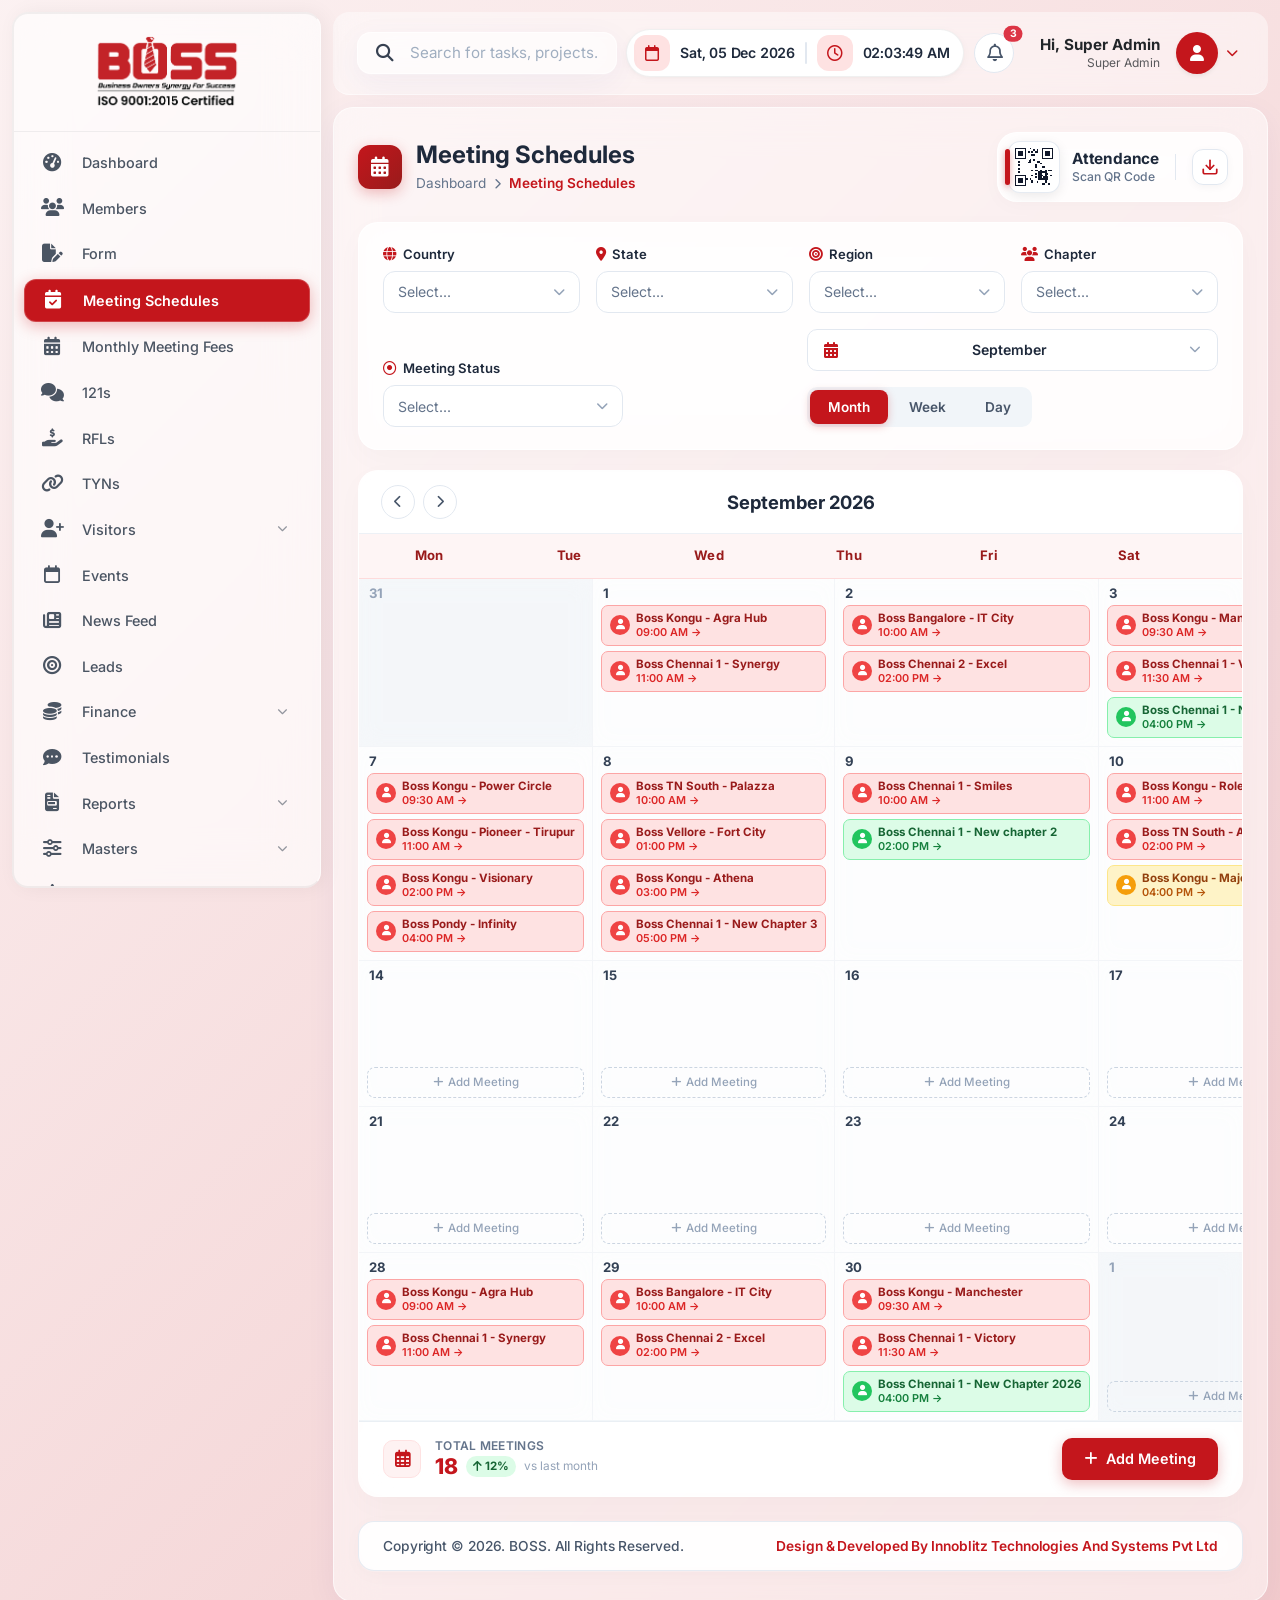
<file: meeting_schedules.html>
<!DOCTYPE html>
<html lang="en">

<head>
    <meta charset="UTF-8">
    <meta name="viewport" content="width=device-width, initial-scale=1.0">
    <title>Meeting Schedules - Rotary Management Board</title>

    <!-- Google Fonts: Inter -->
    <link rel="preconnect" href="https://fonts.googleapis.com">
    <link rel="preconnect" href="https://fonts.gstatic.com" crossorigin>
    <link href="https://fonts.googleapis.com/css2?family=Inter:wght@300;400;500;600;700;800&display=swap"
        rel="stylesheet">

    <!-- Bootstrap 5 CSS -->
    <link href="https://cdn.jsdelivr.net/npm/bootstrap@5.3.2/dist/css/bootstrap.min.css" rel="stylesheet">

    <!-- FontAwesome for Icons -->
    <link rel="stylesheet" href="https://cdnjs.cloudflare.com/ajax/libs/font-awesome/6.4.2/css/all.min.css">

    <!-- Custom CSS -->
    <link rel="stylesheet" href="styles.css">
</head>

<body>

    <!-- Wrapper -->
    <div class="d-flex" id="wrapper">

        <!-- Sidebar -->
        <div class="sidebar glass-sidebar" id="sidebar-wrapper">
            <div
                class="sidebar-heading d-flex align-items-center justify-content-between px-3 py-3 border-bottom border-secondary border-opacity-10">
                <div class="flex-grow-1 text-center">
                    <img src="logo.png" alt="BOSS Logo" class="img-fluid"
                        style="max-width: 170px; height: auto; object-fit: contain; padding: 2px;">
                </div>
                <button type="button" class="sidebar-close-btn d-lg-none ms-2" id="sidebar-close-btn"
                    aria-label="Close sidebar">
                    <i class="fa-solid fa-xmark"></i>
                </button>
            </div>
            <div class="list-group list-group-flush mt-2">
                <a href="index.html"
                    class="list-group-item list-group-item-action py-3 ripple rounded mb-1 d-flex align-items-center">
                    <i class="fa-solid fa-gauge-high fa-fw me-3"></i><span>Dashboard</span>
                </a>
                <a href="members.html"
                    class="list-group-item list-group-item-action py-3 ripple rounded mb-1 d-flex align-items-center">
                    <i class="fa-solid fa-users fa-fw me-3"></i><span>Members</span>
                </a>
                <a href="form.html"
                    class="list-group-item list-group-item-action py-3 ripple rounded mb-1 d-flex align-items-center">
                    <i class="fa-solid fa-file-pen fa-fw me-3"></i><span>Form</span>
                </a>
                <a href="meeting_schedules.html"
                    class="list-group-item list-group-item-action py-3 ripple active rounded mb-1 d-flex align-items-center">
                    <i class="fa-solid fa-calendar-check fa-fw me-3"></i><span>Meeting Schedules</span>
                </a>
                <a href="#"
                    class="list-group-item list-group-item-action py-3 ripple rounded mb-1 d-flex align-items-center">
                    <i class="fa-solid fa-calendar-days fa-fw me-3"></i><span>Monthly Meeting Fees</span>
                </a>
                <a href="#"
                    class="list-group-item list-group-item-action py-3 ripple rounded mb-1 d-flex align-items-center">
                    <i class="fa-solid fa-comments fa-fw me-3"></i><span>121s</span>
                </a>
                <a href="#"
                    class="list-group-item list-group-item-action py-3 ripple rounded mb-1 d-flex align-items-center">
                    <i class="fa-solid fa-hand-holding-dollar fa-fw me-3"></i><span>RFLs</span>
                </a>
                <a href="#"
                    class="list-group-item list-group-item-action py-3 ripple rounded mb-1 d-flex align-items-center">
                    <i class="fa-solid fa-link fa-fw me-3"></i><span>TYNs</span>
                </a>
                <a href="#"
                    class="list-group-item list-group-item-action py-3 ripple rounded mb-1 d-flex justify-content-between align-items-center">
                    <div class="d-flex align-items-center"><i
                            class="fa-solid fa-user-plus fa-fw me-3"></i><span>Visitors</span></div>
                    <i class="fa-solid fa-chevron-down ms-2 flex-shrink-0"
                        style="font-size: 0.65rem; opacity: 0.6;"></i>
                </a>
                <a href="#"
                    class="list-group-item list-group-item-action py-3 ripple rounded mb-1 d-flex align-items-center">
                    <i class="fa-regular fa-calendar fa-fw me-3"></i><span>Events</span>
                </a>
                <a href="#"
                    class="list-group-item list-group-item-action py-3 ripple rounded mb-1 d-flex align-items-center">
                    <i class="fa-solid fa-newspaper fa-fw me-3"></i><span>News Feed</span>
                </a>
                <a href="#"
                    class="list-group-item list-group-item-action py-3 ripple rounded mb-1 d-flex align-items-center">
                    <i class="fa-solid fa-bullseye fa-fw me-3"></i><span>Leads</span>
                </a>
                <a href="#"
                    class="list-group-item list-group-item-action py-3 ripple rounded mb-1 d-flex justify-content-between align-items-center">
                    <div class="d-flex align-items-center"><i
                            class="fa-solid fa-coins fa-fw me-3"></i><span>Finance</span></div>
                    <i class="fa-solid fa-chevron-down ms-2 flex-shrink-0"
                        style="font-size: 0.65rem; opacity: 0.6;"></i>
                </a>
                <a href="#"
                    class="list-group-item list-group-item-action py-3 ripple rounded mb-1 d-flex align-items-center">
                    <i class="fa-solid fa-comment-dots fa-fw me-3"></i><span>Testimonials</span>
                </a>
                <a href="#"
                    class="list-group-item list-group-item-action py-3 ripple rounded mb-1 d-flex justify-content-between align-items-center">
                    <div class="d-flex align-items-center"><i
                            class="fa-solid fa-file-invoice fa-fw me-3"></i><span>Reports</span></div>
                    <i class="fa-solid fa-chevron-down ms-2 flex-shrink-0"
                        style="font-size: 0.65rem; opacity: 0.6;"></i>
                </a>
                <a href="#"
                    class="list-group-item list-group-item-action py-3 ripple rounded mb-1 d-flex justify-content-between align-items-center">
                    <div class="d-flex align-items-center"><i
                            class="fa-solid fa-sliders fa-fw me-3"></i><span>Masters</span></div>
                    <i class="fa-solid fa-chevron-down ms-2 flex-shrink-0"
                        style="font-size: 0.65rem; opacity: 0.6;"></i>
                </a>
                <a href="#"
                    class="list-group-item list-group-item-action py-3 ripple rounded mb-1 d-flex align-items-center">
                    <i class="fa-solid fa-star fa-fw me-3"></i><span>Points System</span>
                </a>
                <a href="#"
                    class="list-group-item list-group-item-action py-3 ripple rounded mb-1 d-flex align-items-center">
                    <i class="fa-solid fa-user-shield fa-fw me-3"></i><span>Roles & Permissions</span>
                </a>
                <a href="#"
                    class="list-group-item list-group-item-action py-3 ripple rounded mb-1 d-flex align-items-center">
                    <i class="fa-solid fa-arrow-right-from-bracket fa-fw me-3"></i><span>Logout</span>
                </a>
            </div>
        </div>
        <!-- /#sidebar-wrapper -->

        <!-- Sidebar Mobile & Tablet Backdrop -->
        <div class="sidebar-backdrop" id="sidebar-backdrop"></div>

        <!-- Page Content Wrapper -->
        <div id="page-content-wrapper" class="flex-grow-1">

            <!-- Top Nav -->
            <nav class="navbar navbar-expand-lg py-3 px-4 shadow-none glass-header rounded-4 mb-2 header-nav-bar"
                style="margin: 12px 12px 0 12px;">
                <div class="d-flex align-items-center justify-content-between w-100 header-container">
                    <!-- Left: Menu toggle & Search Bar -->
                    <div class="header-left d-flex align-items-center">
                        <button class="btn btn-light me-3 d-lg-none rounded-circle flex-shrink-0" id="menu-toggle">
                            <i class="fa-solid fa-bars"></i>
                        </button>

                        <!-- Search Bar Trigger -->
                        <div class="search-bar glass-panel d-flex align-items-center" id="header-search-bar"
                            role="button" tabindex="0" title="Click to search (Ctrl+K)">
                            <i class="fa-solid fa-magnifying-glass" style="color: #374151; font-size: 1.1rem;"></i>
                            <input type="text" class="form-control border-0 shadow-none bg-transparent p-0 ms-3"
                                id="header-search-input" placeholder="Search for tasks, projects..."
                                style="font-size: 0.95rem; color: #4b5563; background-color: transparent !important; cursor: pointer;"
                                readonly>
                        </div>
                    </div>

                    <!-- Center: Live Date & Time Widget -->
                    <div class="header-center d-none d-lg-flex justify-content-center align-items-center mx-2">
                        <div class="header-datetime-pill">
                            <!-- Date Item -->
                            <div class="datetime-item">
                                <div class="datetime-icon-badge">
                                    <i class="fa-regular fa-calendar"></i>
                                </div>
                                <span class="datetime-text" id="header-date">Wed, 09 Sep 2026</span>
                            </div>

                            <!-- Vertical Divider -->
                            <div class="datetime-divider"></div>

                            <!-- Time Item -->
                            <div class="datetime-item">
                                <div class="datetime-icon-badge">
                                    <i class="fa-regular fa-clock"></i>
                                </div>
                                <span class="datetime-text" id="header-time">05:01:28 PM</span>
                            </div>
                        </div>
                    </div>

                    <!-- Right: Actions & Profile -->
                    <div class="header-right d-flex align-items-center gap-3 position-relative">
                        <!-- Notification Bell -->
                        <div class="header-icon-btn position-relative" id="headerNotificationBtn" role="button"
                            tabindex="0" title="Notifications"
                            style="width: 40px; height: 40px; border-radius: 50%; background: #ffffff; border: 1px solid #e2e8f0; display: flex; align-items: center; justify-content: center; color: #475569; cursor: pointer; transition: all 0.2s ease;">
                            <i class="fa-regular fa-bell" style="font-size: 1.1rem;"></i>
                            <span
                                class="position-absolute top-0 start-100 translate-middle badge rounded-pill bg-danger"
                                style="font-size: 0.65rem; padding: 3px 6px;">3</span>
                        </div>

                        <!-- Profile Trigger -->
                        <div class="admin-profile-trigger d-flex align-items-center" id="adminProfileTrigger"
                            role="button" tabindex="0" aria-haspopup="true" aria-expanded="false"
                            title="Click to view profile menu">
                            <div class="text-end me-3 d-none d-sm-block">
                                <div class="fw-bold text-dark lh-1 mb-1" style="font-size: 0.95rem;">Hi, Super Admin
                                </div>
                                <div class="text-muted lh-1" style="font-size: 0.75rem;">Super Admin</div>
                            </div>
                            <div
                                class="profile-avatar-circle text-white d-flex justify-content-center align-items-center shadow-sm">
                                <i class="fa-solid fa-user"></i>
                            </div>
                            <i class="fa-solid fa-chevron-down ms-2 admin-chevron"></i>
                        </div>

                        <!-- Admin Profile Dropdown Popup -->
                        <div class="admin-profile-dropdown" id="adminProfileDropdown">
                            <div class="admin-dropdown-user-box">
                                <div class="admin-box-avatar">
                                    <i class="fa-solid fa-user"></i>
                                </div>
                                <div class="admin-box-info">
                                    <div class="admin-box-name">Hi, Super Admin</div>
                                    <div class="admin-box-role">Super Admin</div>
                                </div>
                            </div>

                            <div class="admin-dropdown-menu-list">
                                <a href="#" class="admin-dropdown-item">
                                    <i class="fa-regular fa-user"></i>
                                    <span>My Profile</span>
                                </a>
                                <a href="#" class="admin-dropdown-item">
                                    <i class="fa-solid fa-sliders"></i>
                                    <span>Account Settings</span>
                                </a>
                                <a href="#" class="admin-dropdown-item">
                                    <i class="fa-regular fa-bell"></i>
                                    <span>Notifications</span>
                                </a>
                            </div>

                            <div class="admin-dropdown-footer">
                                <a href="#" class="admin-dropdown-logout">
                                    <i class="fa-solid fa-arrow-right-from-bracket"></i>
                                    <span>Logout</span>
                                </a>
                            </div>
                        </div>
                    </div>
                </div>
            </nav>

            <!-- Main Content Container -->
            <div class="container-fluid px-4 py-4 main-content glass-panel"
                style="margin: 12px; width: auto; border-radius: 20px;">

                <!-- Page Header & Banner Card -->
                <div class="schedules-header-card">
                    <!-- Left: Title & Breadcrumbs -->
                    <div class="schedules-title-wrap">
                        <div class="schedules-title-icon">
                            <i class="fa-solid fa-calendar-days"></i>
                        </div>
                        <div>
                            <h1 class="schedules-title">Meeting Schedules</h1>
                            <div class="schedules-breadcrumbs">
                                <a href="index.html">Dashboard</a> <i class="fa-solid fa-chevron-right mx-1"
                                    style="font-size: 0.68rem;"></i> <span class="active-crumb">Meeting Schedules</span>
                            </div>
                        </div>
                    </div>

                    <!-- Right: Attendance QR Code Card -->
                    <div class="schedules-attendance-card" id="schedulesAttendanceCard">
                        <!-- Left: QR Code Box with Red Accent Strip -->
                        <div class="attendance-qr-box" id="attendanceQrTrigger" role="button" tabindex="0" title="Click to enlarge QR code">
                            <span class="attendance-qr-accent"></span>
                            <svg class="attendance-qr-svg" viewBox="0 0 25 25" width="44" height="44" shape-rendering="crispEdges">
                                <rect width="25" height="25" fill="#ffffff"/>
                                <!-- Top-Left Finder 7x7 -->
                                <path fill-rule="evenodd" d="M1 1h7v7H1zm1 1v5h5V2zm1 1h3v3H3z" fill="#0f172a"/>
                                <!-- Top-Right Finder 7x7 -->
                                <path fill-rule="evenodd" d="M17 1h7v7h-7zm1 1v5h5V2zm1 1h3v3h-3z" fill="#0f172a"/>
                                <!-- Bottom-Left Finder 7x7 -->
                                <path fill-rule="evenodd" d="M1 17h7v7H1zm1 1v5h5v-5zm1 1h3v3H3z" fill="#0f172a"/>
                                <!-- Timing Patterns -->
                                <path d="M9 3h1v1H9zm2 0h1v1h-1zm2 0h1v1h-1zm1 0h1v1h-1zM3 9h1v1H3zm0 2h1v1H3zm0 2h1v1H3zm0 2h1v1H3z" fill="#0f172a"/>
                                <!-- Alignment Pattern at (15, 15) 5x5 -->
                                <path fill-rule="evenodd" d="M15 15h5v5h-5zm1 1v3h3v-3zm1 1h1v1h-1z" fill="#0f172a"/>
                                <!-- Realistic Data Modules -->
                                <path d="M10 1h1v1h-1zm2 1h1v1h-1zm2 0h1v1h-1zm-3 3h2v1h-2zm-1 3h1v2H9zm2 0h1v1h-1zm2 1h2v1h-2zm-1 2h1v2h-1zm3-1h1v1h-1zm1 2h2v1h-2zm-6 2h1v1h-1zm2 0h2v1h-2zm0 2h1v1h-1zm3 0h1v2h-1zm-5 1h1v1h-1zm2 1h1v1h-1zm2 0h2v1h-2zm-7 1h1v1h-1zm2 0h1v1h-1zm1 1h1v2h-1zm4-1h2v1h-2zm-1 2h1v1h-1zm4-2h1v1h-1zm1 1h1v2h-1zm-2 2h2v1h-2zm3-3h1v1h-1zm-1 2h1v1h-1zm2 1h1v1h-1zm-5-8h1v1h-1zm3 0h1v1h-1zm2 0h2v1h-2zm-1 2h1v1h-1zm2 1h1v1h-1zm-4 1h1v1h-1zm2 0h1v1h-1z" fill="#0f172a"/>
                            </svg>
                        </div>

                        <!-- Center: Scan Badge & Title -->
                        <div class="attendance-info-group">
                            <div class="attendance-scan-badge">
                                <svg width="20" height="20" viewBox="0 0 24 24" fill="none" stroke="#c4161c" stroke-width="2.3" stroke-linecap="round" stroke-linejoin="round">
                                    <path d="M4 8V6a2 2 0 0 1 2-2h2"/>
                                    <path d="M16 4h2a2 2 0 0 1 2 2v2"/>
                                    <path d="M20 16v2a2 2 0 0 1-2 2h-2"/>
                                    <path d="M8 20H6a2 2 0 0 1-2-2v-2"/>
                                    <line x1="9" y1="12" x2="10.5" y2="12"/>
                                    <line x1="13.5" y1="12" x2="15" y2="12"/>
                                </svg>
                            </div>
                            <div class="attendance-text-wrap">
                                <div class="attendance-title">Attendance</div>
                                <div class="attendance-subtitle">Scan QR Code</div>
                            </div>
                        </div>

                        <!-- Divider -->
                        <div class="attendance-divider"></div>

                        <!-- Right: Download Button -->
                        <button type="button" class="attendance-download-btn" id="attendanceDownloadBtn" title="Download Attendance QR Code" aria-label="Download Attendance QR Code">
                            <svg width="18" height="18" viewBox="0 0 24 24" fill="none" stroke="currentColor" stroke-width="2.3" stroke-linecap="round" stroke-linejoin="round">
                                <path d="M21 15v4a2 2 0 0 1-2 2H5a2 2 0 0 1-2-2v-4"/>
                                <polyline points="7 10 12 15 17 10"/>
                                <line x1="12" y1="15" x2="12" y2="3"/>
                            </svg>
                        </button>
                    </div>
                </div>

                <!-- Filters Card -->
                <div class="schedules-filter-card">
                    <!-- Row 1: 4 Location Filters -->
                    <div class="filter-grid-row1">
                        <!-- Country -->
                        <div class="filter-item-group">
                            <label class="filter-field-label">
                                <i class="fa-solid fa-globe"></i> Country
                            </label>
                            <div class="custom-dropdown-wrapper" id="countryDropdownWrapper">
                                <div class="custom-dropdown-trigger" tabindex="0">
                                    <span class="selected-text is-placeholder">Select...</span>
                                    <i class="fa-solid fa-chevron-down dropdown-chevron"></i>
                                </div>
                                <div class="custom-dropdown-menu">
                                    <div class="custom-dropdown-options-list">
                                        <div class="custom-dropdown-option selected" data-value="">
                                            <span>Select...</span>
                                            <i class="fa-solid fa-check option-check"></i>
                                        </div>
                                        <div class="custom-dropdown-option" data-value="India">
                                            <span>India</span>
                                            <i class="fa-solid fa-check option-check"></i>
                                        </div>
                                        <div class="custom-dropdown-option" data-value="United States">
                                            <span>United States</span>
                                            <i class="fa-solid fa-check option-check"></i>
                                        </div>
                                        <div class="custom-dropdown-option" data-value="United Kingdom">
                                            <span>United Kingdom</span>
                                            <i class="fa-solid fa-check option-check"></i>
                                        </div>
                                        <div class="custom-dropdown-option" data-value="Singapore">
                                            <span>Singapore</span>
                                            <i class="fa-solid fa-check option-check"></i>
                                        </div>
                                        <div class="custom-dropdown-option" data-value="United Arab Emirates">
                                            <span>United Arab Emirates</span>
                                            <i class="fa-solid fa-check option-check"></i>
                                        </div>
                                    </div>
                                </div>
                            </div>
                        </div>

                        <!-- State -->
                        <div class="filter-item-group">
                            <label class="filter-field-label">
                                <i class="fa-solid fa-location-dot"></i> State
                            </label>
                            <div class="custom-dropdown-wrapper" id="stateDropdownWrapper">
                                <div class="custom-dropdown-trigger" tabindex="0">
                                    <span class="selected-text is-placeholder">Select...</span>
                                    <i class="fa-solid fa-chevron-down dropdown-chevron"></i>
                                </div>
                                <div class="custom-dropdown-menu">
                                    <div class="custom-dropdown-options-list">
                                        <div class="custom-dropdown-option selected" data-value="">
                                            <span>Select...</span>
                                            <i class="fa-solid fa-check option-check"></i>
                                        </div>
                                        <div class="custom-dropdown-option" data-value="Tamil Nadu">
                                            <span>Tamil Nadu</span>
                                            <i class="fa-solid fa-check option-check"></i>
                                        </div>
                                        <div class="custom-dropdown-option" data-value="Kerala">
                                            <span>Kerala</span>
                                            <i class="fa-solid fa-check option-check"></i>
                                        </div>
                                        <div class="custom-dropdown-option" data-value="Karnataka">
                                            <span>Karnataka</span>
                                            <i class="fa-solid fa-check option-check"></i>
                                        </div>
                                        <div class="custom-dropdown-option" data-value="Maharashtra">
                                            <span>Maharashtra</span>
                                            <i class="fa-solid fa-check option-check"></i>
                                        </div>
                                        <div class="custom-dropdown-option" data-value="Telangana">
                                            <span>Telangana</span>
                                            <i class="fa-solid fa-check option-check"></i>
                                        </div>
                                    </div>
                                </div>
                            </div>
                        </div>

                        <!-- Region -->
                        <div class="filter-item-group">
                            <label class="filter-field-label">
                                <i class="fa-solid fa-bullseye"></i> Region
                            </label>
                            <div class="custom-dropdown-wrapper" id="regionDropdownWrapper">
                                <div class="custom-dropdown-trigger" tabindex="0">
                                    <span class="selected-text is-placeholder">Select...</span>
                                    <i class="fa-solid fa-chevron-down dropdown-chevron"></i>
                                </div>
                                <div class="custom-dropdown-menu">
                                    <div class="custom-dropdown-options-list">
                                        <div class="custom-dropdown-option selected" data-value="">
                                            <span>Select...</span>
                                            <i class="fa-solid fa-check option-check"></i>
                                        </div>
                                        <div class="custom-dropdown-option" data-value="Boss Chennai">
                                            <span>Boss Chennai</span>
                                            <i class="fa-solid fa-check option-check"></i>
                                        </div>
                                        <div class="custom-dropdown-option" data-value="Boss Cochin">
                                            <span>Boss Cochin</span>
                                            <i class="fa-solid fa-check option-check"></i>
                                        </div>
                                        <div class="custom-dropdown-option" data-value="Boss Madurai">
                                            <span>Boss Madurai</span>
                                            <i class="fa-solid fa-check option-check"></i>
                                        </div>
                                        <div class="custom-dropdown-option" data-value="Boss Bangalore">
                                            <span>Boss Bangalore</span>
                                            <i class="fa-solid fa-check option-check"></i>
                                        </div>
                                        <div class="custom-dropdown-option" data-value="Boss Mumbai">
                                            <span>Boss Mumbai</span>
                                            <i class="fa-solid fa-check option-check"></i>
                                        </div>
                                        <div class="custom-dropdown-option" data-value="Boss Coimbatore">
                                            <span>Boss Coimbatore</span>
                                            <i class="fa-solid fa-check option-check"></i>
                                        </div>
                                    </div>
                                </div>
                            </div>
                        </div>

                        <!-- Chapter -->
                        <div class="filter-item-group">
                            <label class="filter-field-label">
                                <i class="fa-solid fa-users"></i> Chapter
                            </label>
                            <div class="custom-dropdown-wrapper" id="chapterDropdownWrapper">
                                <div class="custom-dropdown-trigger" tabindex="0">
                                    <span class="selected-text is-placeholder">Select...</span>
                                    <i class="fa-solid fa-chevron-down dropdown-chevron"></i>
                                </div>
                                <div class="custom-dropdown-menu">
                                    <div class="custom-dropdown-options-list">
                                        <div class="custom-dropdown-option selected" data-value="">
                                            <span>Select...</span>
                                            <i class="fa-solid fa-check option-check"></i>
                                        </div>
                                        <div class="custom-dropdown-option" data-value="Boss Kongu - Agra Hub">
                                            <span>Boss Kongu - Agra Hub</span>
                                            <i class="fa-solid fa-check option-check"></i>
                                        </div>
                                        <div class="custom-dropdown-option" data-value="Boss Chennai 1 - Synergy">
                                            <span>Boss Chennai 1 - Synergy</span>
                                            <i class="fa-solid fa-check option-check"></i>
                                        </div>
                                        <div class="custom-dropdown-option" data-value="Boss Bangalore - IT City">
                                            <span>Boss Bangalore - IT City</span>
                                            <i class="fa-solid fa-check option-check"></i>
                                        </div>
                                        <div class="custom-dropdown-option" data-value="Boss Chennai 2 - Excel">
                                            <span>Boss Chennai 2 - Excel</span>
                                            <i class="fa-solid fa-check option-check"></i>
                                        </div>
                                        <div class="custom-dropdown-option" data-value="Boss Kongu - Manchester">
                                            <span>Boss Kongu - Manchester</span>
                                            <i class="fa-solid fa-check option-check"></i>
                                        </div>
                                        <div class="custom-dropdown-option" data-value="Boss Chennai 2 - Quantum">
                                            <span>Boss Chennai 2 - Quantum</span>
                                            <i class="fa-solid fa-check option-check"></i>
                                        </div>
                                    </div>
                                </div>
                            </div>
                        </div>
                    </div>

                    <!-- Row 2: Status, Date Range & View Switcher -->
                    <div class="filter-grid-row2">
                        <!-- Meeting Status -->
                        <div class="filter-item-group" style="min-width: 240px;">
                            <label class="filter-field-label">
                                <i class="fa-regular fa-circle-dot"></i> Meeting Status
                            </label>
                            <div class="custom-dropdown-wrapper" id="statusDropdownWrapper">
                                <div class="custom-dropdown-trigger" tabindex="0">
                                    <span class="selected-text is-placeholder">Select...</span>
                                    <i class="fa-solid fa-chevron-down dropdown-chevron"></i>
                                </div>
                                <div class="custom-dropdown-menu">
                                    <div class="custom-dropdown-options-list">
                                        <div class="custom-dropdown-option selected" data-value="">
                                            <span>Select...</span>
                                            <i class="fa-solid fa-check option-check"></i>
                                        </div>
                                        <div class="custom-dropdown-option" data-value="Scheduled">
                                            <span>Scheduled</span>
                                            <i class="fa-solid fa-check option-check"></i>
                                        </div>
                                        <div class="custom-dropdown-option" data-value="In Progress">
                                            <span>In Progress</span>
                                            <i class="fa-solid fa-check option-check"></i>
                                        </div>
                                        <div class="custom-dropdown-option" data-value="Completed">
                                            <span>Completed</span>
                                            <i class="fa-solid fa-check option-check"></i>
                                        </div>
                                        <div class="custom-dropdown-option" data-value="Cancelled">
                                            <span>Cancelled</span>
                                            <i class="fa-solid fa-check option-check"></i>
                                        </div>
                                    </div>
                                </div>
                            </div>
                        </div>

                        <!-- Right Actions: Date Pill & View Switcher -->
                        <div class="d-flex align-items-center gap-3 flex-wrap schedules-filter-actions">
                            <!-- Date Selector (All 12 Months Names Only) -->
                            <div class="custom-dropdown-wrapper" id="dateSelectorDropdownWrapper" style="min-width: 170px;">
                                <div class="schedules-date-pill custom-dropdown-trigger" role="button" tabindex="0">
                                    <i class="fa-solid fa-calendar-days"></i>
                                    <span class="selected-text">September</span>
                                    <i class="fa-solid fa-chevron-down trigger-chevron dropdown-chevron"></i>
                                </div>
                                <div class="custom-dropdown-menu" style="min-width: 170px;">
                                    <div class="custom-dropdown-options-list" style="max-height: 240px;">
                                        <div class="custom-dropdown-option" data-value="January">
                                            <span>January</span>
                                            <i class="fa-solid fa-check option-check"></i>
                                        </div>
                                        <div class="custom-dropdown-option" data-value="February">
                                            <span>February</span>
                                            <i class="fa-solid fa-check option-check"></i>
                                        </div>
                                        <div class="custom-dropdown-option" data-value="March">
                                            <span>March</span>
                                            <i class="fa-solid fa-check option-check"></i>
                                        </div>
                                        <div class="custom-dropdown-option" data-value="April">
                                            <span>April</span>
                                            <i class="fa-solid fa-check option-check"></i>
                                        </div>
                                        <div class="custom-dropdown-option" data-value="May">
                                            <span>May</span>
                                            <i class="fa-solid fa-check option-check"></i>
                                        </div>
                                        <div class="custom-dropdown-option" data-value="June">
                                            <span>June</span>
                                            <i class="fa-solid fa-check option-check"></i>
                                        </div>
                                        <div class="custom-dropdown-option" data-value="July">
                                            <span>July</span>
                                            <i class="fa-solid fa-check option-check"></i>
                                        </div>
                                        <div class="custom-dropdown-option" data-value="August">
                                            <span>August</span>
                                            <i class="fa-solid fa-check option-check"></i>
                                        </div>
                                        <div class="custom-dropdown-option selected" data-value="September">
                                            <span>September</span>
                                            <i class="fa-solid fa-check option-check"></i>
                                        </div>
                                        <div class="custom-dropdown-option" data-value="October">
                                            <span>October</span>
                                            <i class="fa-solid fa-check option-check"></i>
                                        </div>
                                        <div class="custom-dropdown-option" data-value="November">
                                            <span>November</span>
                                            <i class="fa-solid fa-check option-check"></i>
                                        </div>
                                        <div class="custom-dropdown-option" data-value="December">
                                            <span>December</span>
                                            <i class="fa-solid fa-check option-check"></i>
                                        </div>
                                    </div>
                                </div>
                            </div>

                            <!-- View Switcher -->
                            <div class="view-switcher-group" role="tablist">
                                <button type="button" class="view-switcher-btn active" data-view="month">Month</button>
                                <button type="button" class="view-switcher-btn" data-view="week">Week</button>
                                <button type="button" class="view-switcher-btn" data-view="day">Day</button>
                            </div>
                        </div>
                    </div>
                </div>

                <!-- Calendar Main Card -->
                <div class="calendar-main-card">
                    <!-- Top Navigation Bar -->
                    <div class="calendar-top-bar">
                        <div class="calendar-nav-controls">
                            <button type="button" class="cal-nav-btn" id="calPrevBtn" aria-label="Previous Month">
                                <i class="fa-solid fa-chevron-left"></i>
                            </button>
                            <button type="button" class="cal-nav-btn" id="calNextBtn" aria-label="Next Month">
                                <i class="fa-solid fa-chevron-right"></i>
                            </button>
                        </div>

                        <h2 class="calendar-month-title" id="calendarMonthTitle">September 2026</h2>

                        <div style="width: 76px;"></div> <!-- Spacer for perfect centering -->
                    </div>

                    <!-- Responsive Calendar Table Wrapper -->
                    <div class="calendar-responsive-wrapper">
                        <div class="calendar-table-container">
                            <!-- Weekdays Header -->
                            <div class="calendar-weekdays-row">
                                <div class="calendar-weekday">Mon</div>
                                <div class="calendar-weekday">Tue</div>
                                <div class="calendar-weekday">Wed</div>
                                <div class="calendar-weekday">Thu</div>
                                <div class="calendar-weekday">Fri</div>
                                <div class="calendar-weekday">Sat</div>
                                <div class="calendar-weekday">Sun</div>
                            </div>

                            <!-- 7x5 Calendar Grid -->
                            <div class="calendar-grid" id="calendarGrid">

                                <!-- ROW 1: Aug 31 to Sep 6 -->
                                <!-- Mon 31 (Prev Month) -->
                                <div class="cal-day-cell other-month">
                                    <span class="cal-day-num">31</span>
                                </div>

                                <!-- Tue 1 -->
                                <div class="cal-day-cell">
                                    <span class="cal-day-num">1</span>
                                    <div class="meeting-chip chip-theme-red" data-title="Boss Kongu - Agra Hub"
                                        data-time="09:00 AM" data-date="01 Sep 2026" data-type="Chapter Meeting">
                                        <div class="meeting-chip-left">
                                            <div class="meeting-chip-avatar"><i class="fa-solid fa-user"></i></div>
                                            <div class="meeting-chip-content">
                                                <span class="meeting-chip-title">Boss Kongu - Agra Hub</span>
                                                <span class="meeting-chip-time">09:00 AM &rarr;</span>
                                            </div>
                                        </div>
                                    </div>
                                    <div class="meeting-chip chip-theme-red" data-title="Boss Chennai 1 - Synergy"
                                        data-time="11:00 AM" data-date="01 Sep 2026" data-type="Chapter Meeting">
                                        <div class="meeting-chip-left">
                                            <div class="meeting-chip-avatar"><i class="fa-solid fa-user"></i></div>
                                            <div class="meeting-chip-content">
                                                <span class="meeting-chip-title">Boss Chennai 1 - Synergy</span>
                                                <span class="meeting-chip-time">11:00 AM &rarr;</span>
                                            </div>
                                        </div>
                                    </div>
                                </div>

                                <!-- Wed 2 -->
                                <div class="cal-day-cell">
                                    <span class="cal-day-num">2</span>
                                    <div class="meeting-chip chip-theme-red" data-title="Boss Bangalore - IT City"
                                        data-time="10:00 AM" data-date="02 Sep 2026" data-type="Chapter Meeting">
                                        <div class="meeting-chip-left">
                                            <div class="meeting-chip-avatar"><i class="fa-solid fa-user"></i></div>
                                            <div class="meeting-chip-content">
                                                <span class="meeting-chip-title">Boss Bangalore - IT City</span>
                                                <span class="meeting-chip-time">10:00 AM &rarr;</span>
                                            </div>
                                        </div>
                                    </div>
                                    <div class="meeting-chip chip-theme-red" data-title="Boss Chennai 2 - Excel"
                                        data-time="02:00 PM" data-date="02 Sep 2026" data-type="Chapter Meeting">
                                        <div class="meeting-chip-left">
                                            <div class="meeting-chip-avatar"><i class="fa-solid fa-user"></i></div>
                                            <div class="meeting-chip-content">
                                                <span class="meeting-chip-title">Boss Chennai 2 - Excel</span>
                                                <span class="meeting-chip-time">02:00 PM &rarr;</span>
                                            </div>
                                        </div>
                                    </div>
                                </div>

                                <!-- Thu 3 -->
                                <div class="cal-day-cell">
                                    <span class="cal-day-num">3</span>
                                    <div class="meeting-chip chip-theme-red" data-title="Boss Kongu - Manchester"
                                        data-time="09:30 AM" data-date="03 Sep 2026" data-type="Chapter Meeting">
                                        <div class="meeting-chip-left">
                                            <div class="meeting-chip-avatar"><i class="fa-solid fa-user"></i></div>
                                            <div class="meeting-chip-content">
                                                <span class="meeting-chip-title">Boss Kongu - Manchester</span>
                                                <span class="meeting-chip-time">09:30 AM &rarr;</span>
                                            </div>
                                        </div>
                                    </div>
                                    <div class="meeting-chip chip-theme-red" data-title="Boss Chennai 1 - Victory"
                                        data-time="11:30 AM" data-date="03 Sep 2026" data-type="Chapter Meeting">
                                        <div class="meeting-chip-left">
                                            <div class="meeting-chip-avatar"><i class="fa-solid fa-user"></i></div>
                                            <div class="meeting-chip-content">
                                                <span class="meeting-chip-title">Boss Chennai 1 - Victory</span>
                                                <span class="meeting-chip-time">11:30 AM &rarr;</span>
                                            </div>
                                        </div>
                                    </div>
                                    <div class="meeting-chip chip-theme-green"
                                        data-title="Boss Chennai 1 - New Chapter 2026" data-time="04:00 PM"
                                        data-date="03 Sep 2026" data-type="Launch Meeting">
                                        <div class="meeting-chip-left">
                                            <div class="meeting-chip-avatar"><i class="fa-solid fa-user"></i></div>
                                            <div class="meeting-chip-content">
                                                <span class="meeting-chip-title">Boss Chennai 1 - New Chapter
                                                    2026</span>
                                                <span class="meeting-chip-time">04:00 PM &rarr;</span>
                                            </div>
                                        </div>
                                    </div>
                                </div>

                                <!-- Fri 4 -->
                                <div class="cal-day-cell">
                                    <span class="cal-day-num">4</span>
                                    <div class="meeting-chip chip-theme-red" data-title="Boss Chennai 2 - Quantum"
                                        data-time="10:00 AM" data-date="04 Sep 2026" data-type="Chapter Meeting">
                                        <div class="meeting-chip-left">
                                            <div class="meeting-chip-avatar"><i class="fa-solid fa-user"></i></div>
                                            <div class="meeting-chip-content">
                                                <span class="meeting-chip-title">Boss Chennai 2 - Quantum</span>
                                                <span class="meeting-chip-time">10:00 AM &rarr;</span>
                                            </div>
                                        </div>
                                    </div>
                                    <div class="meeting-chip chip-theme-red" data-title="Boss Chennai 3 - Legends"
                                        data-time="12:00 PM" data-date="04 Sep 2026" data-type="Chapter Meeting">
                                        <div class="meeting-chip-left">
                                            <div class="meeting-chip-avatar"><i class="fa-solid fa-user"></i></div>
                                            <div class="meeting-chip-content">
                                                <span class="meeting-chip-title">Boss Chennai 3 - Legends</span>
                                                <span class="meeting-chip-time">12:00 PM &rarr;</span>
                                            </div>
                                        </div>
                                    </div>
                                    <div class="meeting-chip chip-theme-red" data-title="Boss Kongu - Commanders"
                                        data-time="03:00 PM" data-date="04 Sep 2026" data-type="Chapter Meeting">
                                        <div class="meeting-chip-left">
                                            <div class="meeting-chip-avatar"><i class="fa-solid fa-user"></i></div>
                                            <div class="meeting-chip-content">
                                                <span class="meeting-chip-title">Boss Kongu - Commanders</span>
                                                <span class="meeting-chip-time">03:00 PM &rarr;</span>
                                            </div>
                                        </div>
                                    </div>
                                </div>

                                <!-- Sat 5 -->
                                <div class="cal-day-cell">
                                    <span class="cal-day-num">5</span>
                                    <div class="meeting-chip chip-theme-red"
                                        data-title="Boss Chennai 1 - Fusion Chapter" data-time="10:00 AM"
                                        data-date="05 Sep 2026" data-type="Chapter Meeting">
                                        <div class="meeting-chip-left">
                                            <div class="meeting-chip-avatar"><i class="fa-solid fa-user"></i></div>
                                            <div class="meeting-chip-content">
                                                <span class="meeting-chip-title">Boss Chennai 1 - Fusion Chapter</span>
                                                <span class="meeting-chip-time">10:00 AM &rarr;</span>
                                            </div>
                                        </div>
                                    </div>
                                    <div class="meeting-chip chip-theme-red" data-title="Boss Pondy - Alpha Chapter"
                                        data-time="01:00 PM" data-date="05 Sep 2026" data-type="Chapter Meeting">
                                        <div class="meeting-chip-left">
                                            <div class="meeting-chip-avatar"><i class="fa-solid fa-user"></i></div>
                                            <div class="meeting-chip-content">
                                                <span class="meeting-chip-title">Boss Pondy - Alpha Chapter</span>
                                                <span class="meeting-chip-time">01:00 PM &rarr;</span>
                                            </div>
                                        </div>
                                    </div>
                                    <div class="meeting-chip chip-theme-green"
                                        data-title="Boss Chennai 1 - New chapter 2" data-time="04:00 PM"
                                        data-date="05 Sep 2026" data-type="Launch Meeting">
                                        <div class="meeting-chip-left">
                                            <div class="meeting-chip-avatar"><i class="fa-solid fa-user"></i></div>
                                            <div class="meeting-chip-content">
                                                <span class="meeting-chip-title">Boss Chennai 1 - New chapter 2</span>
                                                <span class="meeting-chip-time">04:00 PM &rarr;</span>
                                            </div>
                                        </div>
                                    </div>
                                </div>

                                <!-- Sun 6 -->
                                <div class="cal-day-cell">
                                    <span class="cal-day-num">6</span>
                                    <div class="meeting-chip chip-theme-blue" data-title="Boss Chennai 1 - Chapter Four"
                                        data-time="10:00 AM" data-date="06 Sep 2026" data-type="Sunday Special">
                                        <div class="meeting-chip-left">
                                            <div class="meeting-chip-avatar"><i class="fa-solid fa-user"></i></div>
                                            <div class="meeting-chip-content">
                                                <span class="meeting-chip-title">Boss Chennai 1 - Chapter Four</span>
                                                <span class="meeting-chip-time">10:00 AM &rarr;</span>
                                            </div>
                                        </div>
                                    </div>
                                </div>

                                <!-- ROW 2: Sep 7 to Sep 13 -->
                                <!-- Mon 7 -->
                                <div class="cal-day-cell">
                                    <span class="cal-day-num">7</span>
                                    <div class="meeting-chip chip-theme-red" data-title="Boss Kongu - Power Circle"
                                        data-time="09:30 AM" data-date="07 Sep 2026" data-type="Chapter Meeting">
                                        <div class="meeting-chip-left">
                                            <div class="meeting-chip-avatar"><i class="fa-solid fa-user"></i></div>
                                            <div class="meeting-chip-content">
                                                <span class="meeting-chip-title">Boss Kongu - Power Circle</span>
                                                <span class="meeting-chip-time">09:30 AM &rarr;</span>
                                            </div>
                                        </div>
                                    </div>
                                    <div class="meeting-chip chip-theme-red" data-title="Boss Kongu - Pioneer - Tirupur"
                                        data-time="11:00 AM" data-date="07 Sep 2026" data-type="Chapter Meeting">
                                        <div class="meeting-chip-left">
                                            <div class="meeting-chip-avatar"><i class="fa-solid fa-user"></i></div>
                                            <div class="meeting-chip-content">
                                                <span class="meeting-chip-title">Boss Kongu - Pioneer - Tirupur</span>
                                                <span class="meeting-chip-time">11:00 AM &rarr;</span>
                                            </div>
                                        </div>
                                    </div>
                                    <div class="meeting-chip chip-theme-red"
                                        data-title="Boss Kongu - Visionary - Coimbatore" data-time="02:00 PM"
                                        data-date="07 Sep 2026" data-type="Chapter Meeting">
                                        <div class="meeting-chip-left">
                                            <div class="meeting-chip-avatar"><i class="fa-solid fa-user"></i></div>
                                            <div class="meeting-chip-content">
                                                <span class="meeting-chip-title">Boss Kongu - Visionary</span>
                                                <span class="meeting-chip-time">02:00 PM &rarr;</span>
                                            </div>
                                        </div>
                                    </div>
                                    <div class="meeting-chip chip-theme-red" data-title="Boss Pondy - Infinity"
                                        data-time="04:00 PM" data-date="07 Sep 2026" data-type="Chapter Meeting">
                                        <div class="meeting-chip-left">
                                            <div class="meeting-chip-avatar"><i class="fa-solid fa-user"></i></div>
                                            <div class="meeting-chip-content">
                                                <span class="meeting-chip-title">Boss Pondy - Infinity</span>
                                                <span class="meeting-chip-time">04:00 PM &rarr;</span>
                                            </div>
                                        </div>
                                    </div>
                                </div>

                                <!-- Tue 8 -->
                                <div class="cal-day-cell">
                                    <span class="cal-day-num">8</span>
                                    <div class="meeting-chip chip-theme-red"
                                        data-title="Boss TN South - Palazza - Pudukkottai" data-time="10:00 AM"
                                        data-date="08 Sep 2026" data-type="Chapter Meeting">
                                        <div class="meeting-chip-left">
                                            <div class="meeting-chip-avatar"><i class="fa-solid fa-user"></i></div>
                                            <div class="meeting-chip-content">
                                                <span class="meeting-chip-title">Boss TN South - Palazza</span>
                                                <span class="meeting-chip-time">10:00 AM &rarr;</span>
                                            </div>
                                        </div>
                                    </div>
                                    <div class="meeting-chip chip-theme-red"
                                        data-title="Boss Vellore Region - Fort City - Vellore" data-time="01:00 PM"
                                        data-date="08 Sep 2026" data-type="Chapter Meeting">
                                        <div class="meeting-chip-left">
                                            <div class="meeting-chip-avatar"><i class="fa-solid fa-user"></i></div>
                                            <div class="meeting-chip-content">
                                                <span class="meeting-chip-title">Boss Vellore - Fort City</span>
                                                <span class="meeting-chip-time">01:00 PM &rarr;</span>
                                            </div>
                                        </div>
                                    </div>
                                    <div class="meeting-chip chip-theme-red" data-title="Boss Kongu - Athena"
                                        data-time="03:00 PM" data-date="08 Sep 2026" data-type="Chapter Meeting">
                                        <div class="meeting-chip-left">
                                            <div class="meeting-chip-avatar"><i class="fa-solid fa-user"></i></div>
                                            <div class="meeting-chip-content">
                                                <span class="meeting-chip-title">Boss Kongu - Athena</span>
                                                <span class="meeting-chip-time">03:00 PM &rarr;</span>
                                            </div>
                                        </div>
                                    </div>
                                    <div class="meeting-chip chip-theme-red" data-title="Boss Chennai 1 - New Chapter 3"
                                        data-time="05:00 PM" data-date="08 Sep 2026" data-type="Chapter Meeting">
                                        <div class="meeting-chip-left">
                                            <div class="meeting-chip-avatar"><i class="fa-solid fa-user"></i></div>
                                            <div class="meeting-chip-content">
                                                <span class="meeting-chip-title">Boss Chennai 1 - New Chapter 3</span>
                                                <span class="meeting-chip-time">05:00 PM &rarr;</span>
                                            </div>
                                        </div>
                                    </div>
                                </div>

                                <!-- Wed 9 -->
                                <div class="cal-day-cell">
                                    <span class="cal-day-num">9</span>
                                    <div class="meeting-chip chip-theme-red"
                                        data-title="Boss Chennai 1 - Smiles - Womens Chapter" data-time="10:00 AM"
                                        data-date="09 Sep 2026" data-type="Womens Chapter">
                                        <div class="meeting-chip-left">
                                            <div class="meeting-chip-avatar"><i class="fa-solid fa-user"></i></div>
                                            <div class="meeting-chip-content">
                                                <span class="meeting-chip-title">Boss Chennai 1 - Smiles</span>
                                                <span class="meeting-chip-time">10:00 AM &rarr;</span>
                                            </div>
                                        </div>
                                    </div>
                                    <div class="meeting-chip chip-theme-green"
                                        data-title="Boss Chennai 1 - New chapter 2" data-time="02:00 PM"
                                        data-date="09 Sep 2026" data-type="Launch Meeting">
                                        <div class="meeting-chip-left">
                                            <div class="meeting-chip-avatar"><i class="fa-solid fa-user"></i></div>
                                            <div class="meeting-chip-content">
                                                <span class="meeting-chip-title">Boss Chennai 1 - New chapter 2</span>
                                                <span class="meeting-chip-time">02:00 PM &rarr;</span>
                                            </div>
                                        </div>
                                    </div>
                                </div>

                                <!-- Thu 10 -->
                                <div class="cal-day-cell">
                                    <span class="cal-day-num">10</span>
                                    <div class="meeting-chip chip-theme-red" data-title="Boss Kongu - Rolex"
                                        data-time="11:00 AM" data-date="10 Sep 2026" data-type="Chapter Meeting">
                                        <div class="meeting-chip-left">
                                            <div class="meeting-chip-avatar"><i class="fa-solid fa-user"></i></div>
                                            <div class="meeting-chip-content">
                                                <span class="meeting-chip-title">Boss Kongu - Rolex</span>
                                                <span class="meeting-chip-time">11:00 AM &rarr;</span>
                                            </div>
                                        </div>
                                    </div>
                                    <div class="meeting-chip chip-theme-red"
                                        data-title="Boss TN South - Ascend - Madurai" data-time="02:00 PM"
                                        data-date="10 Sep 2026" data-type="Chapter Meeting">
                                        <div class="meeting-chip-left">
                                            <div class="meeting-chip-avatar"><i class="fa-solid fa-user"></i></div>
                                            <div class="meeting-chip-content">
                                                <span class="meeting-chip-title">Boss TN South - Ascend</span>
                                                <span class="meeting-chip-time">02:00 PM &rarr;</span>
                                            </div>
                                        </div>
                                    </div>
                                    <div class="meeting-chip chip-theme-amber"
                                        data-title="Boss Kongu - Majesty - Womens Chapter" data-time="04:00 PM"
                                        data-date="10 Sep 2026" data-type="Womens Chapter">
                                        <div class="meeting-chip-left">
                                            <div class="meeting-chip-avatar"><i class="fa-solid fa-user"></i></div>
                                            <div class="meeting-chip-content">
                                                <span class="meeting-chip-title">Boss Kongu - Majesty</span>
                                                <span class="meeting-chip-time">04:00 PM &rarr;</span>
                                            </div>
                                        </div>
                                    </div>
                                </div>

                                <!-- Fri 11 -->
                                <div class="cal-day-cell">
                                    <span class="cal-day-num">11</span>
                                    <div class="meeting-chip chip-theme-green" data-title="Boss Chennai 1 - Harbour"
                                        data-time="10:00 AM" data-date="11 Sep 2026" data-type="Chapter Meeting">
                                        <div class="meeting-chip-left">
                                            <div class="meeting-chip-avatar"><i class="fa-solid fa-user"></i></div>
                                            <div class="meeting-chip-content">
                                                <span class="meeting-chip-title">Boss Chennai 1 - Harbour</span>
                                                <span class="meeting-chip-time">10:00 AM &rarr;</span>
                                            </div>
                                        </div>
                                    </div>
                                    <div class="meeting-chip chip-theme-green"
                                        data-title="Boss Chennai 1 - Friday chapter" data-time="01:00 PM"
                                        data-date="11 Sep 2026" data-type="Chapter Meeting">
                                        <div class="meeting-chip-left">
                                            <div class="meeting-chip-avatar"><i class="fa-solid fa-user"></i></div>
                                            <div class="meeting-chip-content">
                                                <span class="meeting-chip-title">Boss Chennai 1 - Friday chapter</span>
                                                <span class="meeting-chip-time">01:00 PM &rarr;</span>
                                            </div>
                                        </div>
                                    </div>
                                    <div class="meeting-chip chip-theme-green"
                                        data-title="Boss Chennai 1 - New chapter 2" data-time="04:00 PM"
                                        data-date="11 Sep 2026" data-type="Launch Meeting">
                                        <div class="meeting-chip-left">
                                            <div class="meeting-chip-avatar"><i class="fa-solid fa-user"></i></div>
                                            <div class="meeting-chip-content">
                                                <span class="meeting-chip-title">Boss Chennai 1 - New chapter 2</span>
                                                <span class="meeting-chip-time">04:00 PM &rarr;</span>
                                            </div>
                                        </div>
                                    </div>
                                </div>

                                <!-- Sat 12 -->
                                <div class="cal-day-cell">
                                    <span class="cal-day-num">12</span>
                                    <button type="button" class="btn-cell-add-meeting" data-day="12">
                                        <i class="fa-solid fa-plus"></i> Add Meeting
                                    </button>
                                </div>

                                <!-- Sun 13 -->
                                <div class="cal-day-cell">
                                    <span class="cal-day-num">13</span>
                                    <button type="button" class="btn-cell-add-meeting" data-day="13">
                                        <i class="fa-solid fa-plus"></i> Add Meeting
                                    </button>
                                </div>

                                <!-- ROW 3: Sep 14 to Sep 20 -->
                                <!-- Mon 14 -->
                                <div class="cal-day-cell">
                                    <span class="cal-day-num">14</span>
                                    <button type="button" class="btn-cell-add-meeting" data-day="14">
                                        <i class="fa-solid fa-plus"></i> Add Meeting
                                    </button>
                                </div>

                                <!-- Tue 15 -->
                                <div class="cal-day-cell">
                                    <span class="cal-day-num">15</span>
                                    <button type="button" class="btn-cell-add-meeting" data-day="15">
                                        <i class="fa-solid fa-plus"></i> Add Meeting
                                    </button>
                                </div>

                                <!-- Wed 16 -->
                                <div class="cal-day-cell">
                                    <span class="cal-day-num">16</span>
                                    <button type="button" class="btn-cell-add-meeting" data-day="16">
                                        <i class="fa-solid fa-plus"></i> Add Meeting
                                    </button>
                                </div>

                                <!-- Thu 17 -->
                                <div class="cal-day-cell">
                                    <span class="cal-day-num">17</span>
                                    <button type="button" class="btn-cell-add-meeting" data-day="17">
                                        <i class="fa-solid fa-plus"></i> Add Meeting
                                    </button>
                                </div>

                                <!-- Fri 18 -->
                                <div class="cal-day-cell">
                                    <span class="cal-day-num">18</span>
                                    <button type="button" class="btn-cell-add-meeting" data-day="18">
                                        <i class="fa-solid fa-plus"></i> Add Meeting
                                    </button>
                                </div>

                                <!-- Sat 19 -->
                                <div class="cal-day-cell">
                                    <span class="cal-day-num">19</span>
                                    <button type="button" class="btn-cell-add-meeting" data-day="19">
                                        <i class="fa-solid fa-plus"></i> Add Meeting
                                    </button>
                                </div>

                                <!-- Sun 20 -->
                                <div class="cal-day-cell">
                                    <span class="cal-day-num">20</span>
                                    <button type="button" class="btn-cell-add-meeting" data-day="20">
                                        <i class="fa-solid fa-plus"></i> Add Meeting
                                    </button>
                                </div>

                                <!-- ROW 4: Sep 21 to Sep 27 -->
                                <!-- Mon 21 -->
                                <div class="cal-day-cell">
                                    <span class="cal-day-num">21</span>
                                    <button type="button" class="btn-cell-add-meeting" data-day="21">
                                        <i class="fa-solid fa-plus"></i> Add Meeting
                                    </button>
                                </div>

                                <!-- Tue 22 -->
                                <div class="cal-day-cell">
                                    <span class="cal-day-num">22</span>
                                    <button type="button" class="btn-cell-add-meeting" data-day="22">
                                        <i class="fa-solid fa-plus"></i> Add Meeting
                                    </button>
                                </div>

                                <!-- Wed 23 -->
                                <div class="cal-day-cell">
                                    <span class="cal-day-num">23</span>
                                    <button type="button" class="btn-cell-add-meeting" data-day="23">
                                        <i class="fa-solid fa-plus"></i> Add Meeting
                                    </button>
                                </div>

                                <!-- Thu 24 -->
                                <div class="cal-day-cell">
                                    <span class="cal-day-num">24</span>
                                    <button type="button" class="btn-cell-add-meeting" data-day="24">
                                        <i class="fa-solid fa-plus"></i> Add Meeting
                                    </button>
                                </div>

                                <!-- Fri 25 -->
                                <div class="cal-day-cell">
                                    <span class="cal-day-num">25</span>
                                    <button type="button" class="btn-cell-add-meeting" data-day="25">
                                        <i class="fa-solid fa-plus"></i> Add Meeting
                                    </button>
                                </div>

                                <!-- Sat 26 -->
                                <div class="cal-day-cell">
                                    <span class="cal-day-num">26</span>
                                    <button type="button" class="btn-cell-add-meeting" data-day="26">
                                        <i class="fa-solid fa-plus"></i> Add Meeting
                                    </button>
                                </div>

                                <!-- Sun 27 -->
                                <div class="cal-day-cell">
                                    <span class="cal-day-num">27</span>
                                    <button type="button" class="btn-cell-add-meeting" data-day="27">
                                        <i class="fa-solid fa-plus"></i> Add Meeting
                                    </button>
                                </div>

                                <!-- ROW 5: Sep 28 to Oct 4 -->
                                <!-- Mon 28 -->
                                <div class="cal-day-cell">
                                    <span class="cal-day-num">28</span>
                                    <div class="meeting-chip chip-theme-red" data-title="Boss Kongu - Agra Hub"
                                        data-time="09:00 AM" data-date="28 Sep 2026" data-type="Chapter Meeting">
                                        <div class="meeting-chip-left">
                                            <div class="meeting-chip-avatar"><i class="fa-solid fa-user"></i></div>
                                            <div class="meeting-chip-content">
                                                <span class="meeting-chip-title">Boss Kongu - Agra Hub</span>
                                                <span class="meeting-chip-time">09:00 AM &rarr;</span>
                                            </div>
                                        </div>
                                    </div>
                                    <div class="meeting-chip chip-theme-red" data-title="Boss Chennai 1 - Synergy"
                                        data-time="11:00 AM" data-date="28 Sep 2026" data-type="Chapter Meeting">
                                        <div class="meeting-chip-left">
                                            <div class="meeting-chip-avatar"><i class="fa-solid fa-user"></i></div>
                                            <div class="meeting-chip-content">
                                                <span class="meeting-chip-title">Boss Chennai 1 - Synergy</span>
                                                <span class="meeting-chip-time">11:00 AM &rarr;</span>
                                            </div>
                                        </div>
                                    </div>
                                </div>

                                <!-- Tue 29 -->
                                <div class="cal-day-cell">
                                    <span class="cal-day-num">29</span>
                                    <div class="meeting-chip chip-theme-red" data-title="Boss Bangalore - IT City"
                                        data-time="10:00 AM" data-date="29 Sep 2026" data-type="Chapter Meeting">
                                        <div class="meeting-chip-left">
                                            <div class="meeting-chip-avatar"><i class="fa-solid fa-user"></i></div>
                                            <div class="meeting-chip-content">
                                                <span class="meeting-chip-title">Boss Bangalore - IT City</span>
                                                <span class="meeting-chip-time">10:00 AM &rarr;</span>
                                            </div>
                                        </div>
                                    </div>
                                    <div class="meeting-chip chip-theme-red" data-title="Boss Chennai 2 - Excel"
                                        data-time="02:00 PM" data-date="29 Sep 2026" data-type="Chapter Meeting">
                                        <div class="meeting-chip-left">
                                            <div class="meeting-chip-avatar"><i class="fa-solid fa-user"></i></div>
                                            <div class="meeting-chip-content">
                                                <span class="meeting-chip-title">Boss Chennai 2 - Excel</span>
                                                <span class="meeting-chip-time">02:00 PM &rarr;</span>
                                            </div>
                                        </div>
                                    </div>
                                </div>

                                <!-- Wed 30 -->
                                <div class="cal-day-cell">
                                    <span class="cal-day-num">30</span>
                                    <div class="meeting-chip chip-theme-red" data-title="Boss Kongu - Manchester"
                                        data-time="09:30 AM" data-date="30 Sep 2026" data-type="Chapter Meeting">
                                        <div class="meeting-chip-left">
                                            <div class="meeting-chip-avatar"><i class="fa-solid fa-user"></i></div>
                                            <div class="meeting-chip-content">
                                                <span class="meeting-chip-title">Boss Kongu - Manchester</span>
                                                <span class="meeting-chip-time">09:30 AM &rarr;</span>
                                            </div>
                                        </div>
                                    </div>
                                    <div class="meeting-chip chip-theme-red" data-title="Boss Chennai 1 - Victory"
                                        data-time="11:30 AM" data-date="30 Sep 2026" data-type="Chapter Meeting">
                                        <div class="meeting-chip-left">
                                            <div class="meeting-chip-avatar"><i class="fa-solid fa-user"></i></div>
                                            <div class="meeting-chip-content">
                                                <span class="meeting-chip-title">Boss Chennai 1 - Victory</span>
                                                <span class="meeting-chip-time">11:30 AM &rarr;</span>
                                            </div>
                                        </div>
                                    </div>
                                    <div class="meeting-chip chip-theme-green"
                                        data-title="Boss Chennai 1 - New Chapter 2026" data-time="04:00 PM"
                                        data-date="30 Sep 2026" data-type="Launch Meeting">
                                        <div class="meeting-chip-left">
                                            <div class="meeting-chip-avatar"><i class="fa-solid fa-user"></i></div>
                                            <div class="meeting-chip-content">
                                                <span class="meeting-chip-title">Boss Chennai 1 - New Chapter
                                                    2026</span>
                                                <span class="meeting-chip-time">04:00 PM &rarr;</span>
                                            </div>
                                        </div>
                                    </div>
                                </div>

                                <!-- Thu 1 (Oct) -->
                                <div class="cal-day-cell other-month">
                                    <span class="cal-day-num">1</span>
                                    <button type="button" class="btn-cell-add-meeting" data-day="1">
                                        <i class="fa-solid fa-plus"></i> Add Meeting
                                    </button>
                                </div>

                                <!-- Fri 2 (Oct) -->
                                <div class="cal-day-cell other-month">
                                    <span class="cal-day-num">2</span>
                                    <button type="button" class="btn-cell-add-meeting" data-day="2">
                                        <i class="fa-solid fa-plus"></i> Add Meeting
                                    </button>
                                </div>

                                <!-- Sat 3 (Oct) -->
                                <div class="cal-day-cell other-month">
                                    <span class="cal-day-num">3</span>
                                    <button type="button" class="btn-cell-add-meeting" data-day="3">
                                        <i class="fa-solid fa-plus"></i> Add Meeting
                                    </button>
                                </div>

                                <!-- Sun 4 (Oct) -->
                                <div class="cal-day-cell other-month">
                                    <span class="cal-day-num">4</span>
                                    <button type="button" class="btn-cell-add-meeting" data-day="4">
                                        <i class="fa-solid fa-plus"></i> Add Meeting
                                    </button>
                                </div>

                            </div>
                        </div>
                    </div>

                    <!-- Bottom Summary Bar -->
                    <div class="calendar-summary-bar">
                        <!-- Left: Total Meetings Stat -->
                        <div class="summary-stats-wrap">
                            <div class="summary-icon-box">
                                <i class="fa-regular fa-calendar-days"></i>
                            </div>
                            <div class="summary-text-box">
                                <span class="summary-label">Total Meetings</span>
                                <div class="summary-data-row">
                                    <span class="summary-count" id="totalMeetingsCount">18</span>
                                    <span class="summary-trend-badge">
                                        <i class="fa-solid fa-arrow-up"></i> 12%
                                    </span>
                                    <span class="summary-trend-sub">vs last month</span>
                                </div>
                            </div>
                        </div>

                        <!-- Right: Add Meeting Primary Button -->
                        <button type="button" class="btn-primary-add-meeting" id="btnOpenAddMeetingModal">
                            <i class="fa-solid fa-plus"></i> Add Meeting
                        </button>
                    </div>
                </div>
                <!-- App Footer -->
                <footer class="app-footer">
                    <div class="app-footer-left">
                        Copyright © 2026. BOSS. All Rights Reserved.
                    </div>
                    <div class="app-footer-right">
                        <a href="https://www.innoblitz.global/" target="_blank" rel="noopener noreferrer">Design &amp;
                            Developed By Innoblitz Technologies And Systems Pvt Ltd</a>
                    </div>
                </footer>

            </div>
            <!-- /container-fluid -->


        </div>
        <!-- /#page-content-wrapper -->

    </div>
    <!-- /#wrapper -->

    <!-- Add Meeting Modal -->
    <div class="modal fade" id="addMeetingModal" tabindex="-1" aria-labelledby="addMeetingModalLabel"
        aria-hidden="true">
        <div class="modal-dialog modal-dialog-centered">
            <div class="modal-content border-0 shadow-lg rounded-4 overflow-hidden">
                <div class="modal-header bg-danger-subtle border-bottom border-danger-subtle px-4 py-3">
                    <h5 class="modal-title fw-bold text-danger-emphasis d-flex align-items-center gap-2"
                        id="addMeetingModalLabel">
                        <i class="fa-solid fa-calendar-plus text-danger-brand"></i> Add New Meeting Schedule
                    </h5>
                    <button type="button" class="btn-close" data-bs-dismiss="modal" aria-label="Close"></button>
                </div>
                <div class="modal-body p-4">
                    <form id="addMeetingForm">
                        <div class="mb-3">
                            <label class="form-label fw-semibold text-dark small">Chapter Name <span
                                    class="text-danger">*</span></label>
                            <input type="text" class="form-control rounded-3" id="inputChapterName"
                                placeholder="e.g. Boss Chennai 1 - Synergy" required>
                        </div>
                        <div class="row g-3 mb-3">
                            <div class="col-6">
                                <label class="form-label fw-semibold text-dark small">Date <span
                                        class="text-danger">*</span></label>
                                <input type="date" class="form-control rounded-3" id="inputMeetingDate"
                                    value="2026-09-15" required>
                            </div>
                            <div class="col-6">
                                <label class="form-label fw-semibold text-dark small">Time <span
                                        class="text-danger">*</span></label>
                                <input type="time" class="form-control rounded-3" id="inputMeetingTime" value="10:00"
                                    required>
                            </div>
                        </div>
                        <div class="row g-3 mb-3">
                            <div class="col-6">
                                <label class="form-label fw-semibold text-dark small">Theme / Category</label>
                                <select class="form-select rounded-3" id="inputMeetingCategory">
                                    <option value="chip-theme-red" selected>Coral / Chapter Meeting</option>
                                    <option value="chip-theme-green">Green / Launch Meeting</option>
                                    <option value="chip-theme-amber">Amber / Women's Chapter</option>
                                    <option value="chip-theme-blue">Blue / Special Session</option>
                                </select>
                            </div>
                            <div class="col-6">
                                <label class="form-label fw-semibold text-dark small">Format</label>
                                <select class="form-select rounded-3" id="inputMeetingFormat">
                                    <option value="In-Person" selected>In-Person Meeting</option>
                                    <option value="Virtual">Virtual / Online</option>
                                    <option value="Hybrid">Hybrid Session</option>
                                </select>
                            </div>
                        </div>
                        <div class="mb-2">
                            <label class="form-label fw-semibold text-dark small">Meeting Venue / Link</label>
                            <input type="text" class="form-control rounded-3" id="inputMeetingVenue"
                                placeholder="e.g. Hotel Grand Chola, Hall B">
                        </div>
                    </form>
                </div>
                <div class="modal-footer bg-light px-4 py-3 border-top">
                    <button type="button" class="btn btn-light rounded-pill px-4"
                        data-bs-dismiss="modal">Cancel</button>
                    <button type="button" class="btn btn-danger-brand rounded-pill px-4 text-white"
                        id="btnSaveNewMeeting">Schedule Meeting</button>
                </div>
            </div>
        </div>
    </div>

    <!-- Meeting Details Modal -->
    <div class="modal fade" id="meetingDetailsModal" tabindex="-1" aria-labelledby="meetingDetailsModalLabel"
        aria-hidden="true">
        <div class="modal-dialog modal-dialog-centered">
            <div class="modal-content border-0 shadow-lg rounded-4 overflow-hidden">
                <div class="modal-header border-bottom px-4 py-3 bg-light">
                    <div class="d-flex align-items-center gap-3">
                        <div class="schedules-banner-icon" id="detailIconBox">
                            <i class="fa-regular fa-calendar-check"></i>
                        </div>
                        <div>
                            <h5 class="modal-title fw-bold text-dark mb-0" id="detailModalTitle">Meeting Details</h5>
                            <span class="badge bg-danger-subtle text-danger-brand rounded-pill px-3 py-1 mt-1"
                                id="detailCategoryBadge">Chapter Meeting</span>
                        </div>
                    </div>
                    <button type="button" class="btn-close" data-bs-dismiss="modal" aria-label="Close"></button>
                </div>
                <div class="modal-body p-4">
                    <div class="d-flex flex-column gap-3">
                        <div class="d-flex align-items-center gap-3 p-3 bg-light rounded-3">
                            <i class="fa-regular fa-calendar text-danger-brand fs-5"></i>
                            <div>
                                <div class="text-muted small">Date &amp; Time</div>
                                <div class="fw-bold text-dark" id="detailDateTime">01 Sep 2026, 09:00 AM</div>
                            </div>
                        </div>
                        <div class="d-flex align-items-center gap-3 p-3 bg-light rounded-3">
                            <i class="fa-solid fa-users text-danger-brand fs-5"></i>
                            <div>
                                <div class="text-muted small">Chapter</div>
                                <div class="fw-bold text-dark" id="detailChapter">Boss Kongu - Agra Hub</div>
                            </div>
                        </div>
                        <div class="d-flex align-items-center gap-3 p-3 bg-light rounded-3">
                            <i class="fa-solid fa-location-dot text-danger-brand fs-5"></i>
                            <div>
                                <div class="text-muted small">Format &amp; Venue</div>
                                <div class="fw-bold text-dark" id="detailVenue">In-Person &bull; Main Convention Center
                                </div>
                            </div>
                        </div>
                    </div>
                </div>
                <div class="modal-footer bg-light px-4 py-3 border-top d-flex justify-content-between">
                    <button type="button" class="btn btn-outline-secondary rounded-pill px-4"
                        data-bs-dismiss="modal">Close</button>
                    <button type="button" class="btn btn-danger-brand rounded-pill px-4 text-white"
                        data-bs-dismiss="modal">
                        <i class="fa-solid fa-pen-to-square me-1"></i> Edit Schedule
                    </button>
                </div>
            </div>
        </div>
    </div>

    <!-- Attendance QR Code Modal -->
    <div class="modal fade" id="attendanceQrModal" tabindex="-1" aria-labelledby="attendanceQrModalLabel" aria-hidden="true">
        <div class="modal-dialog modal-dialog-centered">
            <div class="modal-content border-0 shadow-lg" style="border-radius: 20px; overflow: hidden; background: #ffffff;">
                <div class="modal-header px-4 py-3 border-bottom d-flex align-items-center justify-content-between" style="background: #ffffff;">
                    <div class="d-flex align-items-center gap-2">
                        <div style="width: 36px; height: 36px; border-radius: 10px; background: #fee2e2; display: flex; align-items: center; justify-content: center; color: #c4161c;">
                            <i class="fa-solid fa-qrcode fs-6"></i>
                        </div>
                        <div>
                            <h5 class="modal-title fw-bold text-dark mb-0 fs-6" id="attendanceQrModalLabel">Meeting Attendance QR Code</h5>
                            <span class="text-muted small">Rotary Management Board</span>
                        </div>
                    </div>
                    <button type="button" class="btn-close" data-bs-dismiss="modal" aria-label="Close"></button>
                </div>
                <div class="modal-body p-4 text-center" style="background: #ffffff;">
                    <!-- QR Display Frame -->
                    <div class="p-3 mx-auto mb-3 bg-light rounded-4 border d-inline-block shadow-sm" style="max-width: 220px;">
                        <svg class="attendance-qr-svg" viewBox="0 0 25 25" width="180" height="180" shape-rendering="crispEdges">
                            <rect width="25" height="25" fill="#ffffff"/>
                            <path fill-rule="evenodd" d="M1 1h7v7H1zm1 1v5h5V2zm1 1h3v3H3z" fill="#0f172a"/>
                            <path fill-rule="evenodd" d="M17 1h7v7h-7zm1 1v5h5V2zm1 1h3v3h-3z" fill="#0f172a"/>
                            <path fill-rule="evenodd" d="M1 17h7v7H1zm1 1v5h5v-5zm1 1h3v3H3z" fill="#0f172a"/>
                            <path d="M9 3h1v1H9zm2 0h1v1h-1zm2 0h1v1h-1zm1 0h1v1h-1zM3 9h1v1H3zm0 2h1v1H3zm0 2h1v1H3zm0 2h1v1H3z" fill="#0f172a"/>
                            <path fill-rule="evenodd" d="M15 15h5v5h-5zm1 1v3h3v-3zm1 1h1v1h-1z" fill="#0f172a"/>
                            <path d="M10 1h1v1h-1zm2 1h1v1h-1zm2 0h1v1h-1zm-3 3h2v1h-2zm-1 3h1v2H9zm2 0h1v1h-1zm2 1h2v1h-2zm-1 2h1v2h-1zm3-1h1v1h-1zm1 2h2v1h-2zm-6 2h1v1h-1zm2 0h2v1h-2zm0 2h1v1h-1zm3 0h1v2h-1zm-5 1h1v1h-1zm2 1h1v1h-1zm2 0h2v1h-2zm-7 1h1v1h-1zm2 0h1v1h-1zm1 1h1v2h-1zm4-1h2v1h-2zm-1 2h1v1h-1zm4-2h1v1h-1zm1 1h1v2h-1zm-2 2h2v1h-2zm3-3h1v1h-1zm-1 2h1v1h-1zm2 1h1v1h-1zm-5-8h1v1h-1zm3 0h1v1h-1zm2 0h2v1h-2zm-1 2h1v1h-1zm2 1h1v1h-1zm-4 1h1v1h-1zm2 0h1v1h-1z" fill="#0f172a"/>
                        </svg>
                    </div>

                    <h6 class="fw-bold text-dark mb-1">Scan for Instant Check-In</h6>
                    <p class="text-muted small mb-3">Members can scan this code using their mobile phone to mark meeting attendance instantly.</p>

                    <div class="d-flex align-items-center justify-content-center gap-2 p-2 bg-light rounded-pill border">
                        <i class="fa-solid fa-link text-muted ms-2"></i>
                        <span class="text-dark small fw-semibold font-monospace">rotary.org/att/RMB-2026-SEP</span>
                        <button type="button" class="btn btn-sm btn-white rounded-pill px-3 shadow-sm border ms-auto" id="copyAttendanceLinkBtn" style="background:#fff;">
                            <i class="fa-regular fa-copy me-1"></i> Copy
                        </button>
                    </div>
                </div>
                <div class="modal-footer bg-light px-4 py-3 border-top d-flex justify-content-between">
                    <button type="button" class="btn btn-outline-secondary rounded-pill px-4" data-bs-dismiss="modal">Close</button>
                    <button type="button" class="btn btn-danger-brand rounded-pill px-4 text-white" id="modalDownloadQrBtn">
                        <i class="fa-solid fa-download me-1"></i> Download QR
                    </button>
                </div>
            </div>
        </div>
    </div>

    <!-- Search Popup Modal (Command Palette) -->
    <div class="search-modal-backdrop" id="searchModalBackdrop" aria-hidden="true">
        <div class="search-modal-dialog" id="searchModalDialog" role="dialog" aria-modal="true">
            <div class="search-modal-header">
                <i class="fa-solid fa-magnifying-glass search-modal-icon"></i>
                <input type="text" id="search-modal-input" class="search-modal-input"
                    placeholder="Type a command or search..." autocomplete="off" spellcheck="false">
                <button type="button" class="search-modal-close" id="search-modal-close" aria-label="Close search">
                    <i class="fa-solid fa-xmark"></i>
                </button>
            </div>
            <div class="search-modal-body hide-scrollbar" id="searchModalBody">
                <div class="search-section" id="quickAccessSection">
                    <div class="search-section-title">QUICK ACCESS</div>
                    <div class="search-cards-grid">
                        <a href="index.html" class="search-card-item">
                            <div class="search-card-icon-badge">
                                <i class="fa-solid fa-table-cells-large"></i>
                            </div>
                            <div class="search-card-content">
                                <div class="search-card-title text-danger-brand">Dashboard</div>
                                <div class="search-card-desc">View overall summary</div>
                            </div>
                            <i class="fa-solid fa-chevron-right search-card-arrow"></i>
                        </a>
                        <a href="members.html" class="search-card-item">
                            <div class="search-card-icon-badge">
                                <i class="fa-solid fa-users"></i>
                            </div>
                            <div class="search-card-content">
                                <div class="search-card-title">Members</div>
                                <div class="search-card-desc">Manage all members</div>
                            </div>
                            <i class="fa-solid fa-chevron-right search-card-arrow"></i>
                        </a>
                        <a href="meeting_schedules.html" class="search-card-item">
                            <div class="search-card-icon-badge">
                                <i class="fa-solid fa-calendar-check"></i>
                            </div>
                            <div class="search-card-content">
                                <div class="search-card-title text-danger-brand">Meeting Schedules</div>
                                <div class="search-card-desc">Calendar and schedule meetings</div>
                            </div>
                            <i class="fa-solid fa-chevron-right search-card-arrow"></i>
                        </a>
                    </div>
                </div>
            </div>
        </div>
    </div>

    <!-- Bootstrap 5 JS -->
    <script src="https://cdn.jsdelivr.net/npm/bootstrap@5.3.2/dist/js/bootstrap.bundle.min.js"></script>

    <!-- Meeting Schedules Script -->
    <script>
        // ----------------------------------------------------
        // Live Date & Time Clock
        // ----------------------------------------------------
        function updateLiveDateTime() {
            const now = new Date();
            const days = ['Sun', 'Mon', 'Tue', 'Wed', 'Thu', 'Fri', 'Sat'];
            const months = ['Jan', 'Feb', 'Mar', 'Apr', 'May', 'Jun', 'Jul', 'Aug', 'Sep', 'Oct', 'Nov', 'Dec'];

            const dayName = days[now.getDay()];
            const dateNum = String(now.getDate()).padStart(2, '0');
            const monthName = months[now.getMonth()];
            const year = now.getFullYear();

            const dateStr = `${dayName}, ${dateNum} ${monthName} ${year}`;
            const timeStr = now.toLocaleTimeString('en-US', { hour: '2-digit', minute: '2-digit', second: '2-digit', hour12: true });

            const dateEl = document.getElementById('header-date');
            const timeEl = document.getElementById('header-time');
            if (dateEl) dateEl.textContent = dateStr;
            if (timeEl) timeEl.textContent = timeStr;
        }
        setInterval(updateLiveDateTime, 1000);
        updateLiveDateTime();

        // ----------------------------------------------------
        // Sidebar Toggle (Mobile & Tablet)
        // ----------------------------------------------------
        const menuToggleBtn = document.getElementById('menu-toggle');
        const sidebarWrapper = document.getElementById('sidebar-wrapper');
        const sidebarBackdrop = document.getElementById('sidebar-backdrop');
        const sidebarCloseBtn = document.getElementById('sidebar-close-btn');
        const wrapperElem = document.getElementById('wrapper');

        function openSidebar() {
            if (wrapperElem) wrapperElem.classList.add('toggled');
            document.body.classList.add('sidebar-open');
            if (sidebarBackdrop) sidebarBackdrop.classList.add('show');
        }

        function closeSidebar() {
            if (wrapperElem) wrapperElem.classList.remove('toggled');
            document.body.classList.remove('sidebar-open');
            if (sidebarBackdrop) sidebarBackdrop.classList.remove('show');
        }

        function toggleSidebar(e) {
            if (e) e.preventDefault();
            if (wrapperElem && wrapperElem.classList.contains('toggled')) {
                closeSidebar();
            } else {
                openSidebar();
            }
        }

        if (menuToggleBtn) menuToggleBtn.addEventListener('click', toggleSidebar);
        if (sidebarCloseBtn) sidebarCloseBtn.addEventListener('click', closeSidebar);
        if (sidebarBackdrop) sidebarBackdrop.addEventListener('click', closeSidebar);

        if (sidebarWrapper) {
            sidebarWrapper.querySelectorAll('a.list-group-item').forEach(link => {
                link.addEventListener('click', () => {
                    if (window.innerWidth < 992) closeSidebar();
                });
            });
        }

        // ----------------------------------------------------
        // Custom Glass Dropdowns
        // ----------------------------------------------------
        function closeAllCustomDropdowns() {
            document.querySelectorAll('.custom-dropdown-wrapper.active').forEach(w => {
                w.classList.remove('active');
                const itemGroup = w.closest('.filter-item-group');
                if (itemGroup) {
                    itemGroup.classList.remove('dropdown-open');
                    itemGroup.style.zIndex = '';
                }
                const row = w.closest('.filter-grid-row1, .filter-grid-row2, .schedules-filter-actions');
                if (row) {
                    row.classList.remove('dropdown-open');
                    row.style.zIndex = '';
                }
                const card = w.closest('.schedules-filter-card');
                if (card) {
                    card.classList.remove('dropdown-open');
                    card.style.zIndex = '';
                }
            });
        }

        document.querySelectorAll('.custom-dropdown-wrapper').forEach(wrapper => {
            const trigger = wrapper.querySelector('.custom-dropdown-trigger');
            const options = wrapper.querySelectorAll('.custom-dropdown-option');
            const textSpan = trigger ? trigger.querySelector('.selected-text') : null;

            if (trigger) {
                trigger.addEventListener('click', (e) => {
                    e.stopPropagation();
                    const wasActive = wrapper.classList.contains('active');
                    closeAllCustomDropdowns();
                    if (!wasActive) {
                        wrapper.classList.add('active');
                        const itemGroup = wrapper.closest('.filter-item-group');
                        if (itemGroup) {
                            itemGroup.classList.add('dropdown-open');
                            itemGroup.style.zIndex = '99999';
                        }
                        const row = wrapper.closest('.filter-grid-row1, .filter-grid-row2, .schedules-filter-actions');
                        if (row) {
                            row.classList.add('dropdown-open');
                            row.style.zIndex = '99999';
                        }
                        const card = wrapper.closest('.schedules-filter-card');
                        if (card) {
                            card.classList.add('dropdown-open');
                            card.style.zIndex = '99999';
                        }
                    }
                });
            }

            options.forEach(opt => {
                opt.addEventListener('click', (e) => {
                    e.stopPropagation();
                    const val = opt.getAttribute('data-value') || '';
                    const text = opt.querySelector('span') ? opt.querySelector('span').textContent.trim() : opt.textContent.trim();

                    if (textSpan) {
                        textSpan.textContent = text;
                        if (val === '' && !wrapper.id.includes('dateSelector')) {
                            textSpan.classList.add('is-placeholder');
                        } else {
                            textSpan.classList.remove('is-placeholder');
                        }
                    }

                    options.forEach(o => o.classList.remove('selected'));
                    opt.classList.add('selected');
                    closeAllCustomDropdowns();

                    // If date selector changed, update calendar month header too
                    if (wrapper.id === 'dateSelectorDropdownWrapper') {
                        const mIdx = monthsList.indexOf(val);
                        if (mIdx !== -1) {
                            updateMonthDisplay(mIdx);
                        }
                    }
                });
            });
        });

        document.addEventListener('click', () => {
            closeAllCustomDropdowns();
        });

        // ----------------------------------------------------
        // Admin Profile Popup Dropdown
        // ----------------------------------------------------
        const adminProfileTrigger = document.getElementById('adminProfileTrigger');
        const adminProfileDropdown = document.getElementById('adminProfileDropdown');

        function toggleAdminProfile() {
            if (!adminProfileDropdown) return;
            const isOpen = adminProfileDropdown.classList.contains('show');
            if (isOpen) {
                adminProfileDropdown.classList.remove('show');
                adminProfileTrigger.classList.remove('active');
            } else {
                adminProfileDropdown.classList.add('show');
                adminProfileTrigger.classList.add('active');
            }
        }

        if (adminProfileTrigger) {
            adminProfileTrigger.addEventListener('click', (e) => {
                e.stopPropagation();
                toggleAdminProfile();
            });
        }

        document.addEventListener('click', (e) => {
            if (adminProfileDropdown && adminProfileDropdown.classList.contains('show')) {
                if (!adminProfileDropdown.contains(e.target) && !adminProfileTrigger.contains(e.target)) {
                    adminProfileDropdown.classList.remove('show');
                    adminProfileTrigger.classList.remove('active');
                }
            }
        });

        // ----------------------------------------------------
        // View Switcher (Month / Week / Day)
        // ----------------------------------------------------
        const viewBtns = document.querySelectorAll('.view-switcher-btn');
        viewBtns.forEach(btn => {
            btn.addEventListener('click', () => {
                viewBtns.forEach(b => b.classList.remove('active'));
                btn.classList.add('active');
            });
        });

        // ----------------------------------------------------
        // Calendar Month Navigation (All 12 Months)
        // ----------------------------------------------------
        const monthTitle = document.getElementById('calendarMonthTitle');
        const calPrevBtn = document.getElementById('calPrevBtn');
        const calNextBtn = document.getElementById('calNextBtn');
        const monthsList = [
            'January', 'February', 'March', 'April', 'May', 'June',
            'July', 'August', 'September', 'October', 'November', 'December'
        ];
        let currentMonthIdx = 8; // September is index 8 (0-indexed)

        function updateMonthDisplay(idx) {
            if (idx < 0) idx = monthsList.length - 1;
            if (idx >= monthsList.length) idx = 0;
            currentMonthIdx = idx;
            const monthName = monthsList[currentMonthIdx];
            
            if (monthTitle) monthTitle.textContent = `${monthName} 2026`;
            
            const datePillText = document.querySelector('#dateSelectorDropdownWrapper .selected-text');
            if (datePillText) datePillText.textContent = monthName;

            // Sync selected class in dropdown
            document.querySelectorAll('#dateSelectorDropdownWrapper .custom-dropdown-option').forEach(opt => {
                if (opt.getAttribute('data-value') === monthName) {
                    opt.classList.add('selected');
                } else {
                    opt.classList.remove('selected');
                }
            });
        }

        if (calPrevBtn) {
            calPrevBtn.addEventListener('click', () => {
                updateMonthDisplay(currentMonthIdx - 1);
            });
        }

        if (calNextBtn) {
            calNextBtn.addEventListener('click', () => {
                updateMonthDisplay(currentMonthIdx + 1);
            });
        }

        // ----------------------------------------------------
        // Meeting Details Modal Interaction
        // ----------------------------------------------------
        const detailsModalEl = document.getElementById('meetingDetailsModal');
        const detailModalTitle = document.getElementById('detailModalTitle');
        const detailCategoryBadge = document.getElementById('detailCategoryBadge');
        const detailDateTime = document.getElementById('detailDateTime');
        const detailChapter = document.getElementById('detailChapter');
        const detailVenue = document.getElementById('detailVenue');

        let detailsModal = null;
        if (detailsModalEl && typeof bootstrap !== 'undefined') {
            detailsModal = new bootstrap.Modal(detailsModalEl);
        }

        document.querySelectorAll('.meeting-chip').forEach(chip => {
            chip.addEventListener('click', (e) => {
                e.stopPropagation();
                const title = chip.getAttribute('data-title') || 'Meeting';
                const time = chip.getAttribute('data-time') || '';
                const date = chip.getAttribute('data-date') || 'September 2026';
                const type = chip.getAttribute('data-type') || 'Chapter Meeting';

                if (detailModalTitle) detailModalTitle.textContent = title;
                if (detailCategoryBadge) detailCategoryBadge.textContent = type;
                if (detailDateTime) detailDateTime.textContent = `${date}, ${time}`;
                if (detailChapter) detailChapter.textContent = title;
                if (detailVenue) detailVenue.textContent = 'In-Person • Regional Conference Hall';

                if (detailsModal) detailsModal.show();
            });
        });

        // ----------------------------------------------------
        // Add Meeting Modal Handlers
        // ----------------------------------------------------
        const addMeetingModalEl = document.getElementById('addMeetingModal');
        let addMeetingModal = null;
        if (addMeetingModalEl && typeof bootstrap !== 'undefined') {
            addMeetingModal = new bootstrap.Modal(addMeetingModalEl);
        }

        const openAddMeetingBtn = document.getElementById('btnOpenAddMeetingModal');
        if (openAddMeetingBtn) {
            openAddMeetingBtn.addEventListener('click', () => {
                if (addMeetingModal) addMeetingModal.show();
            });
        }

        document.querySelectorAll('.btn-cell-add-meeting').forEach(btn => {
            btn.addEventListener('click', (e) => {
                e.stopPropagation();
                const day = btn.getAttribute('data-day');
                const dateInput = document.getElementById('inputMeetingDate');
                if (dateInput && day) {
                    const dStr = String(day).padStart(2, '0');
                    dateInput.value = `2026-09-${dStr}`;
                }
                if (addMeetingModal) addMeetingModal.show();
            });
        });

        const btnSaveNewMeeting = document.getElementById('btnSaveNewMeeting');
        if (btnSaveNewMeeting) {
            btnSaveNewMeeting.addEventListener('click', () => {
                const chapter = document.getElementById('inputChapterName').value;
                if (!chapter) {
                    alert('Please enter a Chapter Name');
                    return;
                }
                if (addMeetingModal) addMeetingModal.hide();
                alert(`Meeting for "${chapter}" scheduled successfully!`);
            });
        }

        // ----------------------------------------------------
        // Command Palette Search Modal Handlers
        // ----------------------------------------------------
        const searchBarTrigger = document.getElementById('header-search-bar');
        const searchModalBackdrop = document.getElementById('searchModalBackdrop');
        const searchModalClose = document.getElementById('search-modal-close');
        const searchModalInput = document.getElementById('search-modal-input');

        function openSearchModal() {
            if (searchModalBackdrop) {
                searchModalBackdrop.classList.add('show');
                if (searchModalInput) {
                    setTimeout(() => searchModalInput.focus(), 150);
                }
            }
        }

        function closeSearchModal() {
            if (searchModalBackdrop) {
                searchModalBackdrop.classList.remove('show');
            }
        }

        if (searchBarTrigger) searchBarTrigger.addEventListener('click', openSearchModal);
        if (searchModalClose) searchModalClose.addEventListener('click', closeSearchModal);

        if (searchModalBackdrop) {
            searchModalBackdrop.addEventListener('click', (e) => {
                if (e.target === searchModalBackdrop) closeSearchModal();
            });
        }

        document.addEventListener('keydown', (e) => {
            if ((e.ctrlKey || e.metaKey) && e.key.toLowerCase() === 'k') {
                e.preventDefault();
                openSearchModal();
            }
            if (e.key === 'Escape') {
                closeSearchModal();
                closeAllCustomDropdowns();
                if (adminProfileDropdown) adminProfileDropdown.classList.remove('show');
            }
        });

        // ----------------------------------------------------
        // Attendance QR Code Interactions & Download
        // ----------------------------------------------------
        const attendanceQrModalEl = document.getElementById('attendanceQrModal');
        let attendanceQrModal = null;
        if (attendanceQrModalEl && typeof bootstrap !== 'undefined') {
            attendanceQrModal = new bootstrap.Modal(attendanceQrModalEl);
        }

        const attendanceQrTrigger = document.getElementById('attendanceQrTrigger');
        const attendanceDownloadBtn = document.getElementById('attendanceDownloadBtn');
        const modalDownloadQrBtn = document.getElementById('modalDownloadQrBtn');
        const copyAttendanceLinkBtn = document.getElementById('copyAttendanceLinkBtn');

        if (attendanceQrTrigger) {
            attendanceQrTrigger.addEventListener('click', () => {
                if (attendanceQrModal) attendanceQrModal.show();
            });
        }

        function downloadAttendanceQR() {
            const svgEl = document.querySelector('.attendance-qr-box .attendance-qr-svg');
            if (!svgEl) return;
            const svgData = new XMLSerializer().serializeToString(svgEl);
            const svgBlob = new Blob([svgData], { type: 'image/svg+xml;charset=utf-8' });
            const svgUrl = URL.createObjectURL(svgBlob);
            const downloadLink = document.createElement('a');
            downloadLink.href = svgUrl;
            downloadLink.download = 'Rotary_Attendance_QR_Code.svg';
            document.body.appendChild(downloadLink);
            downloadLink.click();
            document.body.removeChild(downloadLink);
            URL.revokeObjectURL(svgUrl);

            if (attendanceDownloadBtn) {
                const origHtml = attendanceDownloadBtn.innerHTML;
                attendanceDownloadBtn.innerHTML = '<i class="fa-solid fa-check" style="color: #10b981;"></i>';
                setTimeout(() => {
                    attendanceDownloadBtn.innerHTML = origHtml;
                }, 2000);
            }
        }

        if (attendanceDownloadBtn) {
            attendanceDownloadBtn.addEventListener('click', (e) => {
                e.stopPropagation();
                downloadAttendanceQR();
            });
        }

        if (modalDownloadQrBtn) {
            modalDownloadQrBtn.addEventListener('click', () => {
                downloadAttendanceQR();
            });
        }

        if (copyAttendanceLinkBtn) {
            copyAttendanceLinkBtn.addEventListener('click', () => {
                navigator.clipboard.writeText('https://rotary.org/att/RMB-2026-SEP').then(() => {
                    const origText = copyAttendanceLinkBtn.innerHTML;
                    copyAttendanceLinkBtn.innerHTML = '<i class="fa-solid fa-check me-1 text-success"></i> Copied!';
                    setTimeout(() => {
                        copyAttendanceLinkBtn.innerHTML = origText;
                    }, 2000);
                }).catch(() => {
                    copyAttendanceLinkBtn.innerHTML = '<i class="fa-solid fa-check me-1 text-success"></i> Copied!';
                    setTimeout(() => {
                        copyAttendanceLinkBtn.innerHTML = '<i class="fa-regular fa-copy me-1"></i> Copy';
                    }, 2000);
                });
            });
        }
    </script>
</body>

</html>
</file>
<file: styles.css>
/* Custom Variables */
:root {
    --brand-primary: #c4161c;
    --brand-secondary: #8f0d12;
    --brand-accent: #d9252c;
    --bg-main: #ffffff;
    --card-bg: #ffffff;
    --text-main: #2b3674;
    --text-muted: #a3aed1;
    --border-radius-sm: 8px;
    --border-radius-md: 12px;
    --border-radius-lg: 20px;
    --shadow-soft: 0px 10px 20px rgba(196, 22, 28, 0.05);
    --shadow-hover: 0px 15px 25px rgba(196, 22, 28, 0.1);
}

body {
    font-family: 'Inter', sans-serif;
    /* Animated Mesh Background */
    background: linear-gradient(-45deg, rgba(196, 22, 28, 0.35), rgba(196, 22, 28, 0.12), rgba(196, 22, 28, 0.28), rgba(196, 22, 28, 0.06));
    background-size: 400% 400%;
    animation: gradientBG 15s ease infinite;
    color: var(--text-main);
    overflow-x: clip;
}

@keyframes gradientBG {
    0% {
        background-position: 0% 50%;
    }

    50% {
        background-position: 100% 50%;
    }

    100% {
        background-position: 0% 50%;
    }
}

.bg-light {
    background-color: transparent !important;
}

#page-content-wrapper {
    background-color: transparent !important;
    min-height: 100vh;
}

.content-box {
    background-color: transparent !important;
    border-radius: 16px;
}

/* Utilities */
.text-dark-blue {
    color: var(--brand-secondary) !important;
}

.bg-brand-dark {
    background-color: var(--brand-secondary) !important;
}

.bg-brand-gradient {
    background: linear-gradient(135deg, rgba(196, 22, 28, 0.75) 0%, rgba(143, 13, 18, 0.85) 100%) !important;
    backdrop-filter: blur(20px);
    -webkit-backdrop-filter: blur(20px);
    border: 1px solid rgba(255, 255, 255, 0.15) !important;
}

.btn-brand {
    background: linear-gradient(135deg, var(--brand-primary) 0%, var(--brand-secondary) 100%);
    color: white;
    border: none;
}

.btn-brand:hover {
    background: linear-gradient(135deg, var(--brand-secondary) 0%, var(--brand-primary) 100%);
    color: white;
}

.letter-spacing-1 {
    letter-spacing: 1px;
}

.hide-scrollbar::-webkit-scrollbar {
    display: none;
}

.hide-scrollbar {
    -ms-overflow-style: none;
    /* IE and Edge */
    scrollbar-width: none;
    /* Firefox */
}

.min-w-200px {
    min-width: 200px;
}

.min-w-250px {
    min-width: 250px;
}

/* ==========================================================================
   Wrapper, Sidebar & Responsive Drawer
   ========================================================================== */
#wrapper {
    display: flex;
    width: 100%;
    min-height: 100vh;
    position: relative;
    overflow-x: clip;
}

#sidebar-wrapper {
    height: calc(100vh - 24px);
    max-height: calc(100vh - 24px);
    position: -webkit-sticky;
    position: sticky;
    top: 12px;
    align-self: flex-start;
    display: flex;
    flex-direction: column;
    width: 309px;
    flex-shrink: 0;
    background: #F7F7F7;
    border: 2px solid #58585814;
    box-shadow: 4px 0 20px rgba(0, 0, 0, 0.05);
    transition: margin 0.3s cubic-bezier(0.16, 1, 0.3, 1), transform 0.3s cubic-bezier(0.16, 1, 0.3, 1);
    z-index: 1000;
    margin: 12px 0 12px 12px;
    border-radius: 16px;
    overflow: hidden;
}

/* Desktop Sidebar Toggle (>= 992px) */
@media (min-width: 992px) {
    #wrapper.toggled #sidebar-wrapper {
        margin-left: -330px;
    }
}

/* Sidebar Backdrop (Mobile & Tablet) */
.sidebar-backdrop {
    position: fixed;
    top: 0;
    left: 0;
    width: 100vw;
    height: 100vh;
    background: rgba(15, 23, 42, 0.45);
    backdrop-filter: blur(6px);
    -webkit-backdrop-filter: blur(6px);
    z-index: 1040;
    opacity: 0;
    visibility: hidden;
    pointer-events: none;
    transition: opacity 0.3s cubic-bezier(0.16, 1, 0.3, 1), visibility 0.3s cubic-bezier(0.16, 1, 0.3, 1);
}

#wrapper.toggled .sidebar-backdrop,
body.sidebar-open .sidebar-backdrop {
    opacity: 1;
    visibility: visible;
    pointer-events: auto;
}

/* Close button inside sidebar on mobile */
.sidebar-close-btn {
    width: 34px;
    height: 34px;
    border-radius: 50%;
    border: none;
    background: #f1f5f9;
    color: #475569;
    display: inline-flex;
    align-items: center;
    justify-content: center;
    font-size: 0.95rem;
    cursor: pointer;
    transition: all 0.2s ease;
    flex-shrink: 0;
}

.sidebar-close-btn:hover {
    background: #fee2e2;
    color: #c4161c;
    transform: rotate(90deg);
}

/* Mobile & Tablet Drawer Rules (<= 991.98px) */
@media (max-width: 991.98px) {
    body.sidebar-open {
        overflow: hidden !important;
    }

    #wrapper {
        display: block !important;
        width: 100% !important;
    }

    #sidebar-wrapper {
        position: fixed !important;
        top: 0 !important;
        left: 0 !important;
        bottom: 0 !important;
        height: 100vh !important;
        max-height: 100vh !important;
        width: 300px !important;
        max-width: 85vw !important;
        margin: 0 !important;
        border-radius: 0 24px 24px 0 !important;
        background: #ffffff !important;
        box-shadow: none !important;
        border: 1px solid rgba(0, 0, 0, 0.08) !important;
        border-left: none !important;
        transform: translateX(-105%) !important;
        transition: transform 0.32s cubic-bezier(0.16, 1, 0.3, 1), box-shadow 0.32s ease !important;
        z-index: 1050 !important;
    }

    #wrapper.toggled #sidebar-wrapper,
    body.sidebar-open #sidebar-wrapper {
        transform: translateX(0) !important;
        box-shadow: 12px 0 45px rgba(0, 0, 0, 0.25) !important;
    }

    #page-content-wrapper {
        width: 100% !important;
        max-width: 100vw !important;
        min-width: 0 !important;
        margin: 0 !important;
    }
}

#sidebar-wrapper .list-group::-webkit-scrollbar {
    width: 6px;
    display: block;
}

#sidebar-wrapper .list-group::-webkit-scrollbar-track {
    background: rgba(0, 0, 0, 0.05);
    border-radius: 10px;
    margin: 6px 0;
}

#sidebar-wrapper .list-group::-webkit-scrollbar-thumb {
    background-color: #c4161c;
    border-radius: 10px;
    transition: background-color 0.2s ease;
}

#sidebar-wrapper .list-group::-webkit-scrollbar-thumb:hover {
    background-color: #8f0d12;
}

#sidebar-wrapper .list-group {
    width: 100% !important;
    box-sizing: border-box !important;
    padding: 0 10px 16px 10px !important;
    flex: 1 1 auto !important;
    height: auto !important;
    max-height: none !important;
    min-height: 0 !important;
    display: flex;
    flex-direction: column;
    overflow-y: auto !important;
    overflow-x: hidden !important;
    scrollbar-width: thin;
    scrollbar-color: #c4161c54 rgba(0, 0, 0, 0.05);
}

#sidebar-wrapper .list-group-item,
.list-group-item {
    background: transparent !important;
    color: #4b5563 !important;
    border: none !important;
    font-size: 0.9rem !important;
    font-weight: 500;
    transition: all 0.2s ease;
    margin: 2px 0 !important;
    width: 100% !important;
    max-width: 100% !important;
    box-sizing: border-box !important;
    border-radius: 12px !important;
    position: relative;
    padding: 10px 14px !important;
    display: flex;
    align-items: center;
    white-space: nowrap !important;
    overflow: hidden;
    flex-shrink: 0 !important;
}

.list-group-item span {
    white-space: nowrap !important;
}

.list-group-item::before {
    content: '';
    position: absolute;
    left: 0;
    top: 15%;
    bottom: 15%;
    width: 4px;
    background-color: #fec632;
    border-top-right-radius: 4px;
    border-bottom-right-radius: 4px;
    opacity: 0;
    transition: opacity 0.3s ease;
    z-index: 2;
}

.list-group-item::after {
    content: '';
    position: absolute;
    top: 0;
    left: 0;
    right: 0;
    bottom: 0;
    background: linear-gradient(90deg, rgba(254, 198, 50, 0.15) 0%, rgba(254, 198, 50, 0) 100%);
    opacity: 0;
    transition: opacity 0.3s ease;
    z-index: 1;
}

.list-group-item>* {
    position: relative;
    z-index: 3;
}

.list-group-item:hover {
    color: var(--brand-secondary) !important;
}

.list-group-item:hover::after {
    background: linear-gradient(90deg, rgba(255, 255, 255, 0.05) 0%, transparent 100%);
    opacity: 1;
}

.list-group-item.active {
    background-color: var(--brand-primary) !important;
    color: #ffffff !important;
    font-weight: 700;
    border-radius: 12px !important;
}

.list-group-item.active i {
    color: #ffffff;
}

.list-group-item.active::before,
.list-group-item.active::after {
    opacity: 0;
}

.list-group-item i {
    width: 28px;
    font-size: 1.15rem;
    text-align: center;
    transition: color 0.3s ease;
}

#page-content-wrapper {
    min-width: 0;
    width: 100%;
}

/* Header */
.navbar {
    background-color: #F7F7F7 !important;
    backdrop-filter: blur(10px);
    position: sticky;
    top: 0;
    z-index: 100;
}

.search-bar .input-group-text,
.search-bar .form-control {
    background-color: #f4f7fe !important;
    border-radius: var(--border-radius-md);
}

.search-bar .input-group-text {
    border-top-right-radius: 0;
    border-bottom-right-radius: 0;
}

.search-bar .form-control {
    border-top-left-radius: 0;
    border-bottom-left-radius: 0;
    font-size: 0.9rem;
}

/* Header Date & Time Widget & Layout */
.header-container {
    display: flex;
    align-items: center;
    justify-content: space-between;
    width: 100%;
    gap: 14px;
    flex-wrap: nowrap !important;
}

.header-left {
    display: flex;
    align-items: center;
    flex: 0 1 auto;
    min-width: 0;
    gap: 12px;
}

.header-left .search-bar {
    width: 340px;
    max-width: 100%;
    border-radius: 14px;
    padding: 9px 18px;
    background: rgba(255, 255, 255, 0.9);
    border: 1px solid rgba(0, 0, 0, 0.07);
    transition: all 0.25s ease;
    display: flex;
    align-items: center;
    min-width: 0;
}

.header-left #menu-toggle {
    width: 40px;
    height: 40px;
    min-width: 40px;
    border-radius: 12px !important;
    background: #ffffff !important;
    border: 1px solid rgba(0, 0, 0, 0.08) !important;
    color: #1e293b;
    display: flex;
    align-items: center;
    justify-content: center;
    padding: 0;
    margin-right: 0 !important;
    box-shadow: 0 2px 6px rgba(0, 0, 0, 0.04);
    transition: all 0.2s ease;
}

.header-left #menu-toggle:hover {
    background: #fff1f2 !important;
    color: #c4161c;
    border-color: #fecdd3 !important;
}

.header-center {
    flex: 1 1 auto;
    display: flex;
    justify-content: center;
    align-items: center;
    min-width: 0;
}

.header-right {
    flex: 0 0 auto;
    display: flex;
    align-items: center;
    margin-left: auto;
}

/* ==========================================================================
   Header Responsive Rules for Mobile & Tablet (<= 991.98px)
   ========================================================================== */
@media (max-width: 991.98px) {
    .header-nav-bar {
        margin: 8px 8px 0 8px !important;
        padding: 8px 12px !important;
        border-radius: 16px !important;
    }

    .header-container {
        flex-wrap: nowrap !important;
        gap: 10px;
        width: 100% !important;
    }

    /* Hide Date and Time section on mobile & tablet */
    .header-center,
    .header-datetime-pill {
        display: none !important;
    }

    /* Left side: Nav toggle icon + search bar */
    .header-left {
        flex: 1 1 auto;
        min-width: 0;
        display: flex !important;
        align-items: center;
        gap: 8px;
    }

    .header-left #menu-toggle {
        display: inline-flex !important;
        width: 38px;
        height: 38px;
        min-width: 38px;
        font-size: 0.95rem;
    }

    .header-left .search-bar {
        width: 100% !important;
        flex: 1 1 auto;
        min-width: 0;
        padding: 8px 12px;
    }

    .header-left .search-bar input {
        width: 100% !important;
        min-width: 0;
        font-size: 0.85rem;
    }

    /* Right side: Login / Profile icon */
    .header-right {
        flex-shrink: 0;
        margin-left: 0;
        display: flex !important;
        align-items: center;
    }

    .header-right .profile-avatar {
        width: 38px !important;
        height: 38px !important;
        font-size: 0.95rem;
    }
}

@media (max-width: 480px) {
    .header-left .search-bar {
        padding: 6px 10px;
    }

    .header-left .search-bar input::placeholder {
        font-size: 0.8rem;
    }
}

/* Modern Header Action Buttons */
.btn-modern {
    background: #ffffff !important;
    border: 1px solid rgba(0, 0, 0, 0.08) !important;
    color: #4b5563 !important;
    font-size: 0.88rem !important;
    font-weight: 500 !important;
    padding: 8px 18px !important;
    border-radius: 50px !important;
    box-shadow: 0 2px 8px rgba(0, 0, 0, 0.03) !important;
    white-space: nowrap !important;
    transition: all 0.2s cubic-bezier(0.16, 1, 0.3, 1) !important;
    display: inline-flex !important;
    align-items: center !important;
    gap: 8px !important;
    flex-shrink: 0 !important;
}

.btn-modern:hover {
    background: #fff1f2 !important;
    color: #c4161c !important;
    border-color: #fecdd3 !important;
    box-shadow: 0 4px 12px rgba(196, 22, 28, 0.08) !important;
    transform: translateY(-1px);
}

.btn-modern i {
    font-size: 0.9rem;
    color: inherit;
}

/* Page Header & Container Mobile Responsiveness */
@media (max-width: 768px) {
    .main-content {
        margin: 8px !important;
        padding: 16px 14px !important;
        border-radius: 16px !important;
    }

    .btn-modern {
        padding: 7px 14px !important;
        font-size: 0.82rem !important;
    }
}

@media (max-width: 480px) {
    .btn-modern {
        padding: 6px 12px !important;
        font-size: 0.78rem !important;
        gap: 6px !important;
    }
}

.header-datetime-pill {
    display: inline-flex;
    align-items: center;
    background: #ffffff;
    border: 1px solid rgba(0, 0, 0, 0.06);
    border-radius: 50px;
    padding: 6px 18px 6px 8px;
    gap: 14px;
    box-shadow: 0 2px 10px rgba(0, 0, 0, 0.03), 0 1px 3px rgba(0, 0, 0, 0.02);
    transition: all 0.25s ease;
    user-select: none;
}

.header-datetime-pill:hover {
    box-shadow: 0 4px 14px rgba(196, 22, 28, 0.06), 0 2px 6px rgba(0, 0, 0, 0.04);
    border-color: rgba(196, 22, 28, 0.15);
}

.datetime-item {
    display: inline-flex;
    align-items: center;
    gap: 10px;
}

.datetime-icon-badge {
    width: 36px;
    height: 36px;
    background: #fee2e2;
    color: #c4161c;
    border-radius: 12px;
    display: flex;
    align-items: center;
    justify-content: center;
    font-size: 1rem;
    flex-shrink: 0;
    transition: transform 0.2s ease;
}

.datetime-icon-badge i {
    font-size: 1rem;
    color: #c4161c;
    line-height: 1;
}

.header-datetime-pill:hover .datetime-icon-badge {
    transform: scale(1.05);
}

.datetime-text {
    font-family: 'Inter', -apple-system, BlinkMacSystemFont, sans-serif;
    font-weight: 600;
    font-size: 0.92rem;
    color: #1e293b;
    letter-spacing: -0.2px;
    white-space: nowrap;
    font-variant-numeric: tabular-nums;
}

.datetime-divider {
    width: 1.5px;
    height: 22px;
    background: #e2e8f0;
    border-radius: 2px;
    flex-shrink: 0;
}

/* Responsive Styles for Header & Date/Time Pill */
@media (max-width: 1399.98px) {
    .header-left .search-bar {
        width: 280px;
    }

    .datetime-text {
        font-size: 0.88rem;
    }

    .header-datetime-pill {
        padding: 5px 14px 5px 7px;
        gap: 10px;
    }
}

@media (max-width: 1199.98px) {
    .header-left .search-bar {
        width: 220px;
        padding: 8px 14px;
    }

    .datetime-icon-badge {
        width: 32px;
        height: 32px;
        font-size: 0.9rem;
        border-radius: 10px;
    }

    .datetime-text {
        font-size: 0.82rem;
    }

    .header-datetime-pill {
        gap: 8px;
        padding: 4px 12px 4px 6px;
    }
}

@media (max-width: 991.98px) {
    .header-container {
        flex-wrap: wrap;
        row-gap: 12px;
    }

    .header-left {
        order: 1;
        flex: 1 1 auto;
    }

    .header-left .search-bar {
        width: 100%;
        max-width: 320px;
    }

    .header-right {
        order: 2;
    }

    .header-center {
        order: 3;
        width: 100%;
        margin-top: 4px;
        justify-content: center;
    }

    .header-datetime-pill {
        width: auto;
        justify-content: center;
        max-width: 100%;
    }
}

@media (max-width: 575.98px) {
    .header-left .search-bar {
        max-width: 100%;
    }

    .header-datetime-pill {
        padding: 5px 10px;
        gap: 8px;
    }

    .datetime-text {
        font-size: 0.78rem;
    }

    .datetime-icon-badge {
        width: 28px;
        height: 28px;
        font-size: 0.8rem;
        border-radius: 8px;
    }

    .datetime-divider {
        height: 16px;
    }
}

@media (max-width: 380px) {
    .datetime-text {
        font-size: 0.72rem;
    }

    .header-datetime-pill {
        gap: 6px;
        padding: 4px 6px;
    }
}

/* Cards & Components */
.card {
    border-radius: var(--border-radius-lg);
    box-shadow: var(--shadow-soft);
    transition: transform 0.3s ease, box-shadow 0.3s ease;
}

.metric-card {
    display: flex;
    flex-direction: column;
}

.metric-card:hover {
    transform: translateY(-5px);
    box-shadow: var(--shadow-hover);
}

/* Custom Modern Pastel Backgrounds */
.card-light-1 {
    background: #ffe4e6 !important;
    --card-icon-bg: #f43f5e;
    --card-text: #334155;
}

.card-light-2 {
    background: #e0f2fe !important;
    --card-icon-bg: #3b82f6;
    --card-text: #334155;
}

.card-light-3 {
    background: #f3e8ff !important;
    --card-icon-bg: #a855f7;
    --card-text: #334155;
}

.card-light-4 {
    background: #dcfce7 !important;
    --card-icon-bg: #22c55e;
    --card-text: #334155;
}

.card-light-5 {
    background: #fef3c7 !important;
    --card-icon-bg: #f59e0b;
    --card-text: #334155;
}

.card-light-6 {
    background: #fae8ff !important;
    --card-icon-bg: #d946ef;
    --card-text: #334155;
}

.card-light-7 {
    background: #ccfbf1 !important;
    --card-icon-bg: #14b8a6;
    --card-text: #334155;
}

.card-light-8 {
    background: #ffedd5 !important;
    --card-icon-bg: #f97316;
    --card-text: #334155;
}

.card-light-text {
    color: var(--card-text) !important;
}

.card-light-icon-container {
    border-color: transparent !important;
    color: white !important;
}

.card-gradient-pattern {
    background:
        radial-gradient(rgba(255, 255, 255, 0.15) 2px, transparent 2px),
        linear-gradient(135deg, var(--brand-primary) 0%, var(--brand-secondary) 100%) !important;
    background-size: 20px 20px, 100% 100%;
    background-position: center, 0 0;
    color: white !important;
}

/* Header Styles */
.dashboard-title-icon {
    font-size: 1.5rem !important;
    color: var(--brand-secondary) !important;
    opacity: 0.9;
}

.btn-modern {
    background-color: white !important;
    border: 1px solid #e2e8f0 !important;
    color: #64748b !important;
    font-size: 0.9rem !important;
    font-weight: 500 !important;
    padding: 8px 16px !important;
    box-shadow: 0 1px 2px rgba(0, 0, 0, 0.02) !important;
    transition: all 0.2s ease;
    gap: 8px;
}

.btn-modern:hover {
    background-color: #f8fafc !important;
    color: #0f172a !important;
    border-color: #cbd5e1 !important;
}

.btn-modern i {
    color: #94a3b8 !important;
}

/* Card Layout Reordering */
.metric-card {
    display: grid !important;
    grid-template-columns: 1fr auto;
    grid-template-rows: auto auto auto;
    column-gap: 16px;
    align-content: center;
    align-items: center;
}

.metric-card>.d-flex {
    display: contents !important;
}

.metric-card>.d-flex>h6 {
    /* Title */
    grid-column: 1;
    grid-row: 1;
    align-self: end;
    margin: 0 0 6px 0 !important;
    color: #475569 !important;
    font-size: 0.9rem;
    font-weight: 500;
}

.metric-card>div:not(.d-flex) {
    /* Number wrapper */
    grid-column: 1;
    grid-row: 2;
    align-self: center;
}

.metric-card h2 {
    font-size: 2.1rem !important;
    line-height: 1.1;
    margin-bottom: 0 !important;
    font-weight: 700 !important;
    color: var(--card-text) !important;
}

.metric-card>div:not(.d-flex)::after {
    /* Subtext Dummy */
    content: "Yesterday +15%";
    display: block;
    font-size: 0.75rem;
    color: #94a3b8;
    margin-top: 8px;
    font-weight: 500;
}

.metric-card>.d-flex>div {
    /* Icon box */
    grid-column: 2;
    grid-row: 1 / 4;
    background-color: var(--card-icon-bg) !important;
    border: none !important;
    border-radius: 50% !important;
    width: 60px !important;
    height: 60px !important;
    display: flex !important;
    margin: 0 !important;
    align-self: center;
    box-shadow: none !important;
    justify-content: center;
}

.metric-card>.d-flex>div>i {
    font-size: 1.5rem !important;
    color: white !important;
    opacity: 1;
}

/* Arrow */
.metric-card::after {
    content: "\f061";
    font-family: "Font Awesome 6 Free";
    font-weight: 900;
    position: absolute;
    top: 24px;
    right: 24px;
    color: transparent;
    font-size: 1.2rem;
    transform: rotate(-45deg);
    opacity: 0.4;
    -webkit-text-stroke: 2px var(--card-text);
}

.achiever-card {
    background-color: rgba(255, 255, 255, 0.95);
    backdrop-filter: blur(5px);
    border-radius: 20px !important;
    transition: transform 0.3s ease, box-shadow 0.3s ease;
}

.achiever-card:hover {
    transform: translateY(-5px);
    box-shadow: 0 10px 25px rgba(0, 0, 0, 0.1) !important;
}

/* Modern CSS Carousel */
.modern-carousel {
    display: flex;
    overflow-x: auto;
    scroll-snap-type: x mandatory;
    scroll-behavior: smooth;
    -ms-overflow-style: none;
    /* IE and Edge */
    scrollbar-width: none;
    /* Firefox */
    gap: 1.5rem;
    padding-bottom: 0.5rem;
}

.modern-carousel::-webkit-scrollbar {
    display: none;
    /* Chrome, Safari and Opera */
}

.modern-carousel>.col-12 {
    scroll-snap-align: start;
    flex: 0 0 calc(25% - 1.125rem);
    /* Default to 4 on large screens */
}

@media (max-width: 1200px) {
    .modern-carousel>.col-12 {
        flex: 0 0 calc(33.333% - 1rem);
        /* 3 cards */
    }
}

@media (max-width: 992px) {
    .modern-carousel>.col-12 {
        flex: 0 0 calc(50% - 0.75rem);
        /* 2 cards */
    }
}

@media (max-width: 768px) {
    .modern-carousel>.col-12 {
        flex: 0 0 85%;
        /* 1 card and a peek */
    }
}

/* Badge dot */
.badge-dot {
    width: 8px;
    height: 8px;
    border-radius: 50%;
    display: inline-block;
    margin-right: 6px;
}

/* Custom Tabs */
.custom-tabs {
    background-color: rgba(0, 0, 0, 0.1);
}

.custom-tabs .nav-link {
    color: rgba(255, 255, 255, 0.7) !important;
    margin-right: 5px;
    border-radius: 30px;
    transition: all 0.3s;
}

.custom-tabs .nav-link:hover {
    color: white !important;
    background-color: rgba(255, 255, 255, 0.1);
}

.custom-tabs .nav-link.active {
    background-color: white !important;
    color: var(--brand-secondary) !important;
    box-shadow: 0 4px 10px rgba(0, 0, 0, 0.1);
}

/* Custom Table */
.custom-table {
    --bs-table-bg: transparent;
    border-collapse: separate;
    border-spacing: 0 10px;
    margin-top: -10px;
}

.custom-table tr {
    background-color: white;
    box-shadow: var(--shadow-soft);
    border-radius: var(--border-radius-md);
    transition: transform 0.2s;
}

.custom-table tr:hover {
    transform: scale(1.01);
}

.custom-table td {
    padding: 15px 20px;
    border: none;
    vertical-align: middle;
}

.custom-table td:first-child {
    border-top-left-radius: var(--border-radius-md);
    border-bottom-left-radius: var(--border-radius-md);
}

.custom-table td:last-child {
    border-top-right-radius: var(--border-radius-md);
    border-bottom-right-radius: var(--border-radius-md);
}

.rank-badge {
    width: 40px;
    height: 40px;
}

.search-bar input::placeholder {
    color: #a0aec0 !important;
    font-weight: 400;
}

.search-bar input:-ms-input-placeholder {
    color: #a0aec0 !important;
}

.search-bar input::-ms-input-placeholder {
    color: #a0aec0 !important;
}

.search-bar input,
.search-bar input:focus,
.search-bar input:active {
    background-color: transparent !important;
    box-shadow: none !important;
    outline: none !important;
}

/* --- Modern Animations & Effects --- */
@keyframes fadeUp {
    from {
        opacity: 0;
        transform: translateY(20px);
    }

    to {
        opacity: 1;
        transform: translateY(0);
    }
}

.metric-card,
.achiever-card {
    animation: fadeUp 0.6s cubic-bezier(0.16, 1, 0.3, 1) both;
}

/* Stagger Entrance Animations */
.col-xl-3:nth-child(1) .metric-card {
    animation-delay: 0.1s;
}

.col-xl-3:nth-child(2) .metric-card {
    animation-delay: 0.15s;
}

.col-xl-3:nth-child(3) .metric-card {
    animation-delay: 0.2s;
}

.col-xl-3:nth-child(4) .metric-card {
    animation-delay: 0.25s;
}

.col-xl-3:nth-child(5) .metric-card {
    animation-delay: 0.3s;
}

.col-xl-3:nth-child(6) .metric-card {
    animation-delay: 0.35s;
}

.col-xl-3:nth-child(7) .metric-card {
    animation-delay: 0.4s;
}

.col-xl-3:nth-child(8) .metric-card {
    animation-delay: 0.45s;
}

.modern-carousel>.col-12:nth-child(1) .achiever-card {
    animation-delay: 0.5s;
}

.modern-carousel>.col-12:nth-child(2) .achiever-card {
    animation-delay: 0.6s;
}

.modern-carousel>.col-12:nth-child(3) .achiever-card {
    animation-delay: 0.7s;
}

.modern-carousel>.col-12:nth-child(4) .achiever-card {
    animation-delay: 0.8s;
}

/* Shimmer Hover Effect */
.metric-card::before {
    content: "";
    position: absolute;
    top: 0;
    left: -100%;
    width: 50%;
    height: 100%;
    background: linear-gradient(to right, rgba(255, 255, 255, 0) 0%, rgba(255, 255, 255, 0.1) 50%, rgba(255, 255, 255, 0) 100%);
    transform: skewX(-25deg);
    transition: all 0.7s ease;
    z-index: 1;
    pointer-events: none;
}

.metric-card:hover::before {
    left: 200%;
}

/* Modern Chart Title Icon (Document shape with two-tone base) */
.modern-stat-icon {
    width: 36px;
    height: 42px;
    border-radius: 4px;
    display: flex;
    align-items: center;
    justify-content: center;
    font-size: 1.25rem;
    box-shadow: 0 2px 5px rgba(0, 0, 0, 0.05);
}

.modern-stat-icon-primary {
    background: linear-gradient(to bottom, #dbeafe 75%, #bfdbfe 75%);
    color: #1d4ed8;
}

.modern-stat-icon-info {
    background: linear-gradient(to bottom, #cff4fc 75%, #aee3f1 75%);
    color: #055160;
}

.modern-stat-icon-danger {
    background: linear-gradient(to bottom, #fee2e2 75%, #fecaca 75%);
    color: #c4161c;
}

.modern-stat-icon-warning {
    background: linear-gradient(to bottom, #fef08a 75%, #fde047 75%);
    color: #ca8a04;
}

.modern-stat-icon-success {
    background: linear-gradient(to bottom, #bbf7d0 75%, #86efac 75%);
    color: #16a34a;
}

/* Small variant for pie charts */
.modern-stat-icon-sm {
    width: 28px;
    height: 34px;
    font-size: 1rem;
    box-shadow: none;
}

/* =======================================================
   Modern Action Cards (Reference Design 2)
   ======================================================= */
.action-card-blue,
.action-card-purple,
.action-card-teal {
    background: linear-gradient(135deg, #96262a 0%, #c4161c 45%, #dc3545 100%) !important;
    border-radius: 22px !important;
    border: 1px solid rgba(255, 255, 255, 0.22) !important;
    box-shadow: 0 16px 36px #c4161c63 !important;
    color: #ffffff;
    min-height: 225px;
    position: relative;
    overflow: hidden;
    padding: 1.5rem 1.4rem !important;
    transition: transform 0.4s cubic-bezier(0.16, 1, 0.3, 1), box-shadow 0.4s ease, border-color 0.4s ease !important;
}

/* Hover Elevation & Shimmer on Action Cards */
.action-card-blue:hover,
.action-card-purple:hover,
.action-card-teal:hover {
    transform: translateY(-8px) scale(1.015);
    box-shadow: 0 24px 48px rgba(196, 22, 28, 0.45), 0 0 24px rgba(220, 53, 69, 0.35) !important;
    border-color: rgba(255, 255, 255, 0.4) !important;
}

/* Card Titles with Rich Hover Glow Animation */
.action-card-title {
    font-size: 1.35rem;
    letter-spacing: -0.3px;
    transition: transform 0.35s cubic-bezier(0.16, 1, 0.3, 1), text-shadow 0.35s ease, color 0.35s ease;
    display: inline-block;
    cursor: pointer;
}

.action-card-blue:hover .action-card-title,
.action-card-purple:hover .action-card-title,
.action-card-teal:hover .action-card-title {
    transform: translateX(4px);
    text-shadow: 0 0 16px rgba(255, 255, 255, 0.8), 0 2px 8px rgba(0, 0, 0, 0.25);
}

.action-card-title:hover {
    transform: translateX(7px) scale(1.02) !important;
    text-shadow: 0 0 24px rgba(255, 255, 255, 0.95), 0 4px 12px rgba(0, 0, 0, 0.35) !important;
}

/* Avatar Stack & Separate Images Expansion on Hover */
.avatar-stack {
    display: inline-flex;
    align-items: center;
    cursor: pointer;
    padding: 6px 4px;
    border-radius: 30px;
    transition: all 0.3s ease;
}

.avatar-stack-item {
    width: 38px;
    height: 38px;
    object-fit: cover;
    margin-right: -10px;
    background: #ffffff;
    transition: transform 0.35s cubic-bezier(0.34, 1.56, 0.64, 1), margin-right 0.35s cubic-bezier(0.34, 1.56, 0.64, 1), box-shadow 0.35s ease, border-color 0.35s ease;
}

.avatar-badge-count {
    font-size: 0.78rem;
    font-weight: 800;
}

/* Smooth expansion / separation of avatars on stack hover */
.avatar-stack:hover .avatar-stack-item {
    margin-right: 5px;
    transform: translateY(-2px);
    box-shadow: 0 6px 14px rgba(0, 0, 0, 0.28) !important;
}

/* Individual avatar interactive pop on hover */
.avatar-stack-item:hover {
    transform: scale(1.28) translateY(-6px) !important;
    z-index: 30 !important;
    border-color: #ffffff !important;
    box-shadow: 0 8px 22px rgba(0, 0, 0, 0.45), 0 0 14px rgba(255, 255, 255, 0.7) !important;
}

/* Card Top Corner Glass Button */
.card-top-icon-btn {
    width: 38px;
    height: 38px;
    border-radius: 12px;
    background: rgba(255, 255, 255, 0.18);
    border: 1px solid rgba(255, 255, 255, 0.28);
    display: inline-flex;
    align-items: center;
    justify-content: center;
    color: #ffffff;
    font-size: 0.95rem;
    backdrop-filter: blur(8px);
    -webkit-backdrop-filter: blur(8px);
    transition: all 0.3s cubic-bezier(0.34, 1.56, 0.64, 1);
    cursor: pointer;
}

.action-card-blue:hover .card-top-icon-btn,
.action-card-purple:hover .card-top-icon-btn,
.action-card-teal:hover .card-top-icon-btn {
    background: rgba(255, 255, 255, 0.28);
    border-color: rgba(255, 255, 255, 0.45);
}

.card-top-icon-btn:hover {
    transform: scale(1.18) rotate(10deg) !important;
    background: rgba(255, 255, 255, 0.4) !important;
    box-shadow: 0 6px 20px rgba(255, 255, 255, 0.4) !important;
}

/* Action Glass Button (Bottom-left pill) */
.action-card-btn {
    background: rgba(255, 255, 255, 0.18);
    border: 1px solid rgba(255, 255, 255, 0.32);
    color: #ffffff !important;
    font-size: 0.85rem;
    font-weight: 600;
    padding: 7px 20px;
    border-radius: 30px;
    backdrop-filter: blur(8px);
    -webkit-backdrop-filter: blur(8px);
    display: inline-flex;
    align-items: center;
    gap: 8px;
    transition: all 0.3s cubic-bezier(0.16, 1, 0.3, 1);
    text-decoration: none;
    width: fit-content;
}

.action-card-btn i {
    transition: transform 0.25s cubic-bezier(0.34, 1.56, 0.64, 1);
}

.action-card-btn:hover {
    background: rgba(255, 255, 255, 0.35);
    border-color: rgba(255, 255, 255, 0.55);
    transform: translateY(-2px);
    box-shadow: 0 6px 18px rgba(0, 0, 0, 0.2);
    color: #ffffff !important;
}

.action-card-btn:hover i {
    transform: translateX(5px);
}

/* Floating Light Particles & Dots */
.ambient-dot {
    position: absolute;
    border-radius: 50%;
    pointer-events: none;
    z-index: 1;
}

.dot-blue-1 {
    width: 8px;
    height: 8px;
    background: #cc9292;
    box-shadow: 0 0 12px #cc9292;
    top: 35%;
    right: 32%;
    animation: floatParticle1 6s ease-in-out infinite alternate;
}

.dot-blue-2 {
    width: 6px;
    height: 6px;
    background: #f79898;
    box-shadow: 0 0 10px #f79898;
    bottom: 35%;
    right: 22%;
    animation: floatParticle2 8s ease-in-out infinite alternate;
}

.dot-blue-3 {
    width: 5px;
    height: 5px;
    background: #e6b2b2;
    box-shadow: 0 0 8px #e6b2b2;
    bottom: 25%;
    right: 42%;
    animation: floatParticle3 7s ease-in-out infinite alternate;
}

@keyframes floatParticle1 {
    0% {
        transform: translateY(0) scale(1);
        opacity: 0.6;
    }

    50% {
        transform: translateY(-12px) translateX(6px) scale(1.3);
        opacity: 1;
    }

    100% {
        transform: translateY(6px) translateX(-4px) scale(0.9);
        opacity: 0.5;
    }
}

@keyframes floatParticle2 {
    0% {
        transform: translateY(0) scale(1);
        opacity: 0.5;
    }

    50% {
        transform: translateY(10px) translateX(-8px) scale(1.2);
        opacity: 0.95;
    }

    100% {
        transform: translateY(-8px) translateX(5px) scale(0.85);
        opacity: 0.4;
    }
}

@keyframes floatParticle3 {
    0% {
        transform: translateY(0) scale(1);
        opacity: 0.7;
    }

    50% {
        transform: translateY(-8px) translateX(-6px) scale(1.25);
        opacity: 1;
    }

    100% {
        transform: translateY(10px) translateX(4px) scale(0.8);
        opacity: 0.6;
    }
}

/* Card 1 Bottom Waves */
.action-card-waves {
    position: absolute;
    bottom: -10px;
    right: -10px;
    width: 180px;
    height: 120px;
    background: radial-gradient(ellipse at bottom right, rgba(96, 165, 250, 0.25), transparent 70%),
        repeating-linear-gradient(45deg, transparent, transparent 12px, rgba(255, 255, 255, 0.05) 12px, rgba(255, 255, 255, 0.05) 13px);
    pointer-events: none;
    z-index: 1;
}

/* Card 2 Dot Grid Matrix */
.dot-grid-matrix {
    position: absolute;
    right: 24px;
    top: 45%;
    transform: translateY(-50%);
    display: grid;
    grid-template-columns: repeat(4, 7px);
    grid-gap: 12px;
    pointer-events: none;
    z-index: 1;
}

.dot-grid-matrix span {
    width: 5px;
    height: 5px;
    background: rgba(255, 255, 255, 0.45);
    border-radius: 50%;
    display: inline-block;
    animation: matrixPulse 4s ease-in-out infinite alternate;
}

.dot-grid-matrix span:nth-child(2n) {
    animation-delay: 0.6s;
    background: rgba(255, 255, 255, 0.65);
}

.dot-grid-matrix span:nth-child(3n) {
    animation-delay: 1.2s;
    background: rgba(255, 255, 255, 0.3);
}

@keyframes matrixPulse {
    0% {
        transform: scale(1);
        opacity: 0.4;
    }

    50% {
        transform: scale(1.3);
        opacity: 0.95;
    }

    100% {
        transform: scale(0.9);
        opacity: 0.35;
    }
}

/* Card 3 Birthday Cake Container & Confetti */
.birthday-cake-container {
    position: relative;
    width: 60px;
    height: 54px;
    animation: cakeFloat 4s ease-in-out infinite alternate;
}

@keyframes cakeFloat {
    0% {
        transform: translateY(0) rotate(0deg);
    }

    50% {
        transform: translateY(-5px) rotate(1.5deg);
    }

    100% {
        transform: translateY(2px) rotate(-1deg);
    }
}

.cake-flame {
    animation: flameDancing 1.2s ease-in-out infinite alternate;
    transform-origin: bottom center;
}

.cake-flame:nth-child(2) {
    animation-delay: 0.3s;
}

.cake-flame:nth-child(3) {
    animation-delay: 0.6s;
}

@keyframes flameDancing {
    0% {
        transform: scaleY(1) scaleX(1);
        filter: drop-shadow(0 0 4px #fbbf24);
    }

    50% {
        transform: scaleY(1.25) scaleX(0.9) rotate(3deg);
        filter: drop-shadow(0 0 7px #f59e0b);
    }

    100% {
        transform: scaleY(0.9) scaleX(1.1) rotate(-3deg);
        filter: drop-shadow(0 0 3px #fbbf24);
    }
}

/* Confetti Particles */
.confetti-dot {
    position: absolute;
    border-radius: 50%;
    pointer-events: none;
    z-index: 1;
}

.confetti-1 {
    width: 6px;
    height: 6px;
    background: #f43f5e;
    top: 25%;
    left: 20%;
    box-shadow: 0 0 6px rgba(244, 63, 94, 0.8);
    animation: confettiDrift1 5s ease-in-out infinite alternate;
}

.confetti-2 {
    width: 7px;
    height: 7px;
    background: #38bdf8;
    top: 20%;
    right: 24%;
    box-shadow: 0 0 8px rgba(56, 189, 248, 0.8);
    animation: confettiDrift2 6s ease-in-out infinite alternate;
}

.confetti-3 {
    width: 5px;
    height: 5px;
    background: #f59e0b;
    top: 38%;
    right: 18%;
    box-shadow: 0 0 6px rgba(245, 158, 11, 0.8);
    animation: confettiDrift3 4.5s ease-in-out infinite alternate;
}

.confetti-4 {
    width: 6px;
    height: 6px;
    background: #38bdf8;
    top: 35%;
    left: 28%;
    box-shadow: 0 0 6px rgba(56, 189, 248, 0.8);
    animation: confettiDrift1 5.5s ease-in-out infinite alternate;
}

@keyframes confettiDrift1 {
    0% {
        transform: translate(0, 0) scale(1);
        opacity: 0.7;
    }

    50% {
        transform: translate(6px, -10px) scale(1.2);
        opacity: 1;
    }

    100% {
        transform: translate(-4px, 6px) scale(0.9);
        opacity: 0.6;
    }
}

@keyframes confettiDrift2 {
    0% {
        transform: translate(0, 0) scale(1);
        opacity: 0.6;
    }

    50% {
        transform: translate(-8px, 8px) scale(1.25);
        opacity: 1;
    }

    100% {
        transform: translate(6px, -6px) scale(0.85);
        opacity: 0.5;
    }
}

@keyframes confettiDrift3 {
    0% {
        transform: translate(0, 0) scale(1);
        opacity: 0.75;
    }

    50% {
        transform: translate(-5px, -8px) scale(1.15);
        opacity: 1;
    }

    100% {
        transform: translate(4px, 5px) scale(0.9);
        opacity: 0.6;
    }
}

/* Modern Pie Chart Enhancements */
.hover-lift {
    transition: transform 0.3s cubic-bezier(0.34, 1.56, 0.64, 1), box-shadow 0.3s ease;
}

.hover-lift:hover {
    transform: translateY(-6px);
    box-shadow: 0 20px 40px rgba(0, 0, 0, 0.08) !important;
}

.view-report-btn {
    background-color: #fef2f2;
    color: #ef4444 !important;
    border: 1px solid #fecaca;
    transition: all 0.2s ease;
}

.view-report-btn:hover {
    background-color: #ef4444;
    color: white !important;
    border-color: #ef4444;
    box-shadow: 0 4px 12px rgba(239, 68, 68, 0.25);
}

/* Custom Tabs Styling */
.custom-tabs {
    gap: 0.5rem;
}

.custom-tabs .nav-item {
    flex: 0 0 auto;
}

.custom-tabs .nav-link {
    display: flex;
    flex-direction: row;
    align-items: center;
    justify-content: center;
    color: rgba(255, 255, 255, 0.7) !important;
    padding: 0.5rem 1.25rem !important;
    font-size: 0.85rem;
    font-weight: 600;
    white-space: nowrap;
    gap: 0.4rem;
    transition: all 0.3s ease;
    border-radius: 50rem;
    /* Full pill shape */
}

.custom-tabs .nav-link i {
    font-size: 1.1rem;
    margin: 0 !important;
}

.custom-tabs .nav-link:hover {
    color: #ffffff !important;
    background-color: rgba(255, 255, 255, 0.1);
}

.custom-tabs .nav-link.active {
    background-color: #ffffff !important;
    color: #000000 !important;
    /* Brand red */
    box-shadow: 0 4px 12px rgba(0, 0, 0, 0.15);
}

.glass-btn {
    background: rgba(255, 255, 255, 0.2);
    backdrop-filter: blur(10px);
    -webkit-backdrop-filter: blur(10px);
    border: 1px solid rgba(255, 255, 255, 0.3) !important;
    transition: all 0.3s ease;
}

.glass-btn:hover {
    background: rgba(255, 255, 255, 0.3);
    transform: translateY(-2px);
    box-shadow: 0 6px 15px rgba(0, 0, 0, 0.15);
}

/* Glassmorphism Classes */
.glass-panel {
    background: rgba(255, 255, 255, 0.5) !important;
    backdrop-filter: blur(20px);
    -webkit-backdrop-filter: blur(20px);
    border: 1px solid rgba(255, 255, 255, 0.6) !important;
    box-shadow: 0 8px 32px 0 rgba(31, 38, 135, 0.05) !important;
}

.glass-sidebar {
    background: rgba(255, 255, 255, 0.65) !important;
    backdrop-filter: blur(25px);
    -webkit-backdrop-filter: blur(25px);
    border-right: 1px solid rgba(255, 255, 255, 0.6) !important;
}

.glass-header {
    background: rgba(255, 255, 255, 0.45) !important;
    backdrop-filter: blur(15px);
    -webkit-backdrop-filter: blur(15px);
    border-bottom: 1px solid rgba(255, 255, 255, 0.5) !important;
}

.glass-tabs-container {
    background: rgba(196, 22, 28, 0.85) !important;
    backdrop-filter: blur(20px);
    -webkit-backdrop-filter: blur(20px);
}

/* Global Card Glassmorphism Override (excluding colored action and spotlight cards) */
.card:not(.action-card-blue):not(.action-card-purple):not(.action-card-teal):not(.spotlight-card) {
    background: rgba(255, 255, 255, 0.55) !important;
    backdrop-filter: blur(20px);
    -webkit-backdrop-filter: blur(20px);
    border: 1px solid rgba(255, 255, 255, 0.6) !important;
    box-shadow: 0 8px 32px 0 rgba(31, 38, 135, 0.05) !important;
}

.card-gradient-blue {
    background: linear-gradient(135deg, rgba(77, 163, 255, 0.25) 0%, rgba(43, 112, 255, 0.35) 100%) !important;
    border: 1px solid rgba(255, 255, 255, 0.4) !important;
}

.card-gradient-slate {
    background: linear-gradient(135deg, rgba(77, 91, 118, 0.25) 0%, rgba(44, 54, 76, 0.35) 100%) !important;
    border: 1px solid rgba(255, 255, 255, 0.3) !important;
}

.card-gradient-purple {
    background: linear-gradient(135deg, rgba(167, 139, 250, 0.25) 0%, rgba(124, 58, 237, 0.35) 100%) !important;
    border: 1px solid rgba(255, 255, 255, 0.4) !important;
}

/* Achiever Card Override */
.achiever-card {
    background: rgba(230, 235, 245, 0.8) !important;
    /* Higher opacity light translucent color */
    box-shadow: none !important;
    /* Remove box shadow */
    border: 1px solid rgba(0, 0, 0, 0.05) !important;
}

/* Sidebar Active Item Glass Effect */
#sidebar-wrapper .list-group-item.active {
    background: #c4161c !important;
    /* Red brand active */
    color: #ffffff !important;
    font-weight: 600 !important;
    border-radius: 12px !important;
    backdrop-filter: blur(10px);
    -webkit-backdrop-filter: blur(10px);
    border: 1px solid rgba(255, 255, 255, 0.2) !important;
    box-shadow: 0 4px 15px rgba(196, 22, 28, 0.3) !important;
}

#sidebar-wrapper .list-group-item.active i,
#sidebar-wrapper .list-group-item.active span,
#sidebar-wrapper .list-group-item.active .fa-chevron-down {
    color: #ffffff !important;
}

#sidebar-wrapper .list-group-item:hover:not(.active) {
    background-color: rgba(0, 0, 0, 0.04) !important;
    color: #111827 !important;
}

#sidebar-wrapper .list-group-item:hover:not(.active) i {
    color: #c4161c !important;
}

/* Modern Solid Clean Metric Cards */
.metric-card-modern {
    background: #ffffff !important;
    border: 1px solid rgba(0, 0, 0, 0.04) !important;
    box-shadow: 0 10px 28px rgba(0, 0, 0, 0.035), 0 2px 6px rgba(0, 0, 0, 0.015) !important;
    border-radius: 1.5rem !important;
    /* 24px */
    position: relative;
    overflow: hidden;
    padding: 1.5rem 1.5rem 1.35rem 1.5rem !important;
    transition: all 0.3s cubic-bezier(0.16, 1, 0.3, 1);
    display: flex;
    flex-direction: column;
}

.metric-card-modern:hover {
    transform: translateY(-4px);
    box-shadow: 0 18px 36px rgba(var(--theme-rgb), 0.14), 0 4px 12px rgba(0, 0, 0, 0.03) !important;
}

/* Theme Colors - Unified Red Palette */
.metric-card-modern,
.theme-red,
.theme-blue,
.theme-green,
.theme-purple,
.theme-orange,
.theme-amber,
.theme-teal,
.theme-indigo {
    --theme-color: #c4161c;
    --theme-rgb: 196, 22, 28;
}

/* Card Elements */
.mc-title {
    color: var(--theme-color);
    font-size: 1.15rem;
    font-weight: 700;
    letter-spacing: -0.01em;
}

.mc-number {
    font-size: 3.1rem;
    font-weight: 800;
    color: #0f172a;
    line-height: 1.05;
    letter-spacing: -0.03em;
    margin-top: 3.25rem;
    margin-bottom: 0.85rem;
}

.mc-trend {
    color: var(--theme-color);
    font-size: 0.95rem;
    font-weight: 600;
    display: none !important;
    align-items: center;
    gap: 6px;
    letter-spacing: -0.01em;
}

.mc-trend i {
    font-size: 0.82rem;
}

.mc-icon-wrapper {
    width: 58px;
    height: 58px;
    border-radius: 50%;
    background: #ffffff;
    box-shadow: 0 8px 24px rgba(var(--theme-rgb), 0.16), 0 2px 6px rgba(0, 0, 0, 0.04);
    display: flex;
    align-items: center;
    justify-content: center;
    color: var(--theme-color);
    font-size: 1.4rem;
}

.mc-arrow-btn {
    width: 46px;
    height: 46px;
    border-radius: 50%;
    background: #ffffff;
    box-shadow: 0 6px 18px rgba(0, 0, 0, 0.07), 0 2px 6px rgba(0, 0, 0, 0.03);
    display: flex;
    align-items: center;
    justify-content: center;
    color: #1e293b;
    cursor: pointer;
    transition: all 0.25s ease;
    z-index: 2;
    margin-right: 5px;
    margin-top: 21px;
}

.mc-arrow-btn:hover {
    background: #ffffff;
    color: var(--theme-color);
    transform: translate(2px, -2px) scale(1.05);
    box-shadow: 0 10px 24px rgba(var(--theme-rgb), 0.22);
}

.mc-wave {
    position: absolute;
    bottom: 0;
    right: 0;
    width: 200px;
    height: 75px;
    color: var(--theme-color);
    opacity: 0.12;
    z-index: 0;
    display: none !important;
    pointer-events: none;
}

.mc-content {
    position: relative;
    z-index: 2;
    height: 100%;
}

/* =======================================================
   Top Leaderboard & Achiever Section (Reference Design)
   ======================================================= */
.leaderboard-wrapper {
    background: #ffffff;
    border-radius: 20px;
    overflow: hidden;
    box-shadow: 0 10px 30px rgba(0, 0, 0, 0.04);
    border: 1px solid rgba(0, 0, 0, 0.05);
}

/* Category Tab Header */
.leaderboard-tabs-bar {
    background: linear-gradient(135deg, #96262a 0%, #c4161c 45%, #dc3545 100%);
    padding: 10px 14px;
    display: flex;
    align-items: center;
    gap: 8px;
    overflow-x: auto;
    scrollbar-width: none;
    -webkit-overflow-scrolling: touch;
}

.leaderboard-tabs-bar::-webkit-scrollbar {
    display: none;
}

.leaderboard-tab-btn {
    display: inline-flex;
    align-items: center;
    gap: 8px;
    padding: 8px 18px;
    border-radius: 30px;
    font-size: 0.85rem;
    font-weight: 600;
    color: rgba(255, 255, 255, 0.85);
    background: transparent;
    border: none;
    cursor: pointer;
    white-space: nowrap;
    transition: all 0.25s ease;
    text-decoration: none;
}

.leaderboard-tab-btn:hover {
    color: #ffffff;
    background: rgba(255, 255, 255, 0.15);
}

.leaderboard-tab-btn.active {
    background: #ffffff !important;
    color: #c4161c !important;
    font-weight: 700;
    box-shadow: 0 4px 12px rgba(196, 22, 28, 0.25);
}

.leaderboard-tab-btn.active i {
    color: #c4161c;
}

/* Left Column Styling */
.trophy-badge {
    width: 44px;
    height: 44px;
    border-radius: 12px;
    background: #fffbeb;
    border: 1px solid #fef3c7;
    display: flex;
    align-items: center;
    justify-content: center;
    font-size: 1.4rem;
    flex-shrink: 0;
}

.leader-item {
    border: 1px solid #f1f5f9;
    border-radius: 16px;
    padding: 12px 18px;
    margin-bottom: 10px;
    background: #ffffff;
    cursor: pointer;
    transition: all 0.25s cubic-bezier(0.16, 1, 0.3, 1);
    display: flex;
    align-items: center;
    justify-content: space-between;
    gap: 10px;
    width: 100%;
    box-sizing: border-box;
}

.leader-item:hover {
    transform: translateY(-2px);
    box-shadow: 0 6px 18px rgba(0, 0, 0, 0.04);
    border-color: #cbd5e1;
}

.leader-item.active {
    border: 2px solid #c4161c !important;
    background: #ffffff;
    box-shadow: 0 8px 20px rgba(196, 22, 28, 0.08);
}

.leader-item-left {
    display: flex;
    align-items: center;
    gap: 12px;
    min-width: 0;
    flex: 1 1 auto;
    overflow: hidden;
}

.leader-info {
    min-width: 0;
    flex: 1 1 auto;
    overflow: hidden;
}

.leader-name {
    font-size: 0.95rem;
    white-space: nowrap;
    overflow: hidden;
    text-overflow: ellipsis;
    line-height: 1.25;
}

.leader-company {
    font-size: 0.8rem;
    white-space: nowrap;
    overflow: hidden;
    text-overflow: ellipsis;
    color: #64748b;
    margin-top: 2px;
}

.rank-badge-1 {
    background: linear-gradient(135deg, #f59e0b, #d97706);
    color: #ffffff;
    font-weight: 700;
    font-size: 0.78rem;
    padding: 5px 10px;
    border-radius: 8px;
    min-width: 48px;
    text-align: center;
    box-shadow: 0 2px 6px rgba(245, 158, 11, 0.3);
    flex-shrink: 0;
}

.rank-badge-2 {
    background: linear-gradient(135deg, #94a3b8, #64748b);
    color: #ffffff;
    font-weight: 700;
    font-size: 0.78rem;
    padding: 5px 10px;
    border-radius: 8px;
    min-width: 48px;
    text-align: center;
    box-shadow: 0 2px 6px rgba(100, 116, 139, 0.25);
    flex-shrink: 0;
}

.rank-badge-3 {
    background: linear-gradient(135deg, #d97706, #b45309);
    color: #ffffff;
    font-weight: 700;
    font-size: 0.78rem;
    padding: 5px 10px;
    border-radius: 8px;
    min-width: 48px;
    text-align: center;
    box-shadow: 0 2px 6px rgba(180, 83, 9, 0.25);
    flex-shrink: 0;
}

.rank-badge-normal {
    background: #ffffff;
    color: #64748b;
    border: 1px solid #e2e8f0;
    font-weight: 600;
    font-size: 0.78rem;
    padding: 4px 10px;
    border-radius: 8px;
    min-width: 48px;
    text-align: center;
    flex-shrink: 0;
}

.leader-avatar {
    width: 38px;
    height: 38px;
    border-radius: 50%;
    background: #f1f5f9;
    border: 1px solid #e2e8f0;
    display: flex;
    align-items: center;
    justify-content: center;
    color: #64748b;
    font-size: 1rem;
    flex-shrink: 0;
}

.leader-score-badge {
    background: #c4161c;
    color: #ffffff;
    font-weight: 700;
    font-size: 0.88rem;
    padding: 5px 14px;
    border-radius: 30px;
    box-shadow: 0 2px 8px rgba(196, 22, 28, 0.3);
    flex-shrink: 0;
    white-space: nowrap;
    margin-left: auto;
}

.leader-score-text {
    font-weight: 700;
    font-size: 0.98rem;
    color: #1e293b;
    min-width: 40px;
    text-align: right;
    flex-shrink: 0;
    white-space: nowrap;
    margin-left: auto;
}

/* Pagination */
.btn-pagination {
    width: 38px;
    height: 38px;
    border-radius: 50% !important;
    padding: 0;
    display: inline-flex;
    align-items: center;
    justify-content: center;
    font-size: 0.9rem;
    font-weight: 600;
    border: 1px solid #e2e8f0;
    background: #ffffff;
    color: #475569;
    transition: all 0.2s ease;
}

.btn-pagination:hover {
    background: #f8fafc;
    border-color: #cbd5e1;
}

.btn-pagination.active {
    background: #c4161c !important;
    border-color: #c4161c !important;
    color: #ffffff !important;
    font-weight: 700;
    box-shadow: 0 4px 10px rgba(196, 22, 28, 0.3);
}

/* Sticky Spotlight Column & Card */
.sticky-spotlight-col {
    position: sticky;
    top: 24px;
    align-self: flex-start;
    z-index: 10;
}

.spotlight-card {
    background: linear-gradient(135deg, #96262a 0%, #c4161c 45%, #dc3545 100%);
    border-radius: 24px;
    box-shadow: 0 16px 40px rgba(196, 22, 28, 0.35);
    border: 1px solid rgba(255, 255, 255, 0.22);
    position: relative;
    overflow: hidden;
    backdrop-filter: blur(12px);
}

/* Animated Ambient Glow Orbs */
.spotlight-bg-glow {
    position: absolute;
    border-radius: 50%;
    filter: blur(35px);
    pointer-events: none;
    z-index: 0;
}

.glow-orb-1 {
    width: 220px;
    height: 220px;
    background: radial-gradient(circle, rgba(255, 255, 255, 0.25) 0%, rgba(220, 53, 69, 0) 70%);
    top: -40px;
    right: -40px;
    animation: driftOrb1 8s ease-in-out infinite alternate;
}

.glow-orb-2 {
    width: 260px;
    height: 260px;
    background: radial-gradient(circle, rgba(254, 202, 202, 0.35) 0%, rgba(150, 38, 42, 0) 70%);
    bottom: -60px;
    left: -40px;
    animation: driftOrb2 10s ease-in-out infinite alternate;
}

@keyframes driftOrb1 {
    0% {
        transform: translate(0, 0) scale(1);
        opacity: 0.5;
    }

    50% {
        transform: translate(-25px, 20px) scale(1.15);
        opacity: 0.85;
    }

    100% {
        transform: translate(15px, 35px) scale(0.95);
        opacity: 0.6;
    }
}

@keyframes driftOrb2 {
    0% {
        transform: translate(0, 0) scale(1);
        opacity: 0.4;
    }

    50% {
        transform: translate(30px, -25px) scale(1.2);
        opacity: 0.8;
    }

    100% {
        transform: translate(-15px, -10px) scale(1);
        opacity: 0.45;
    }
}

/* Laser Wave Lines at bottom right */
.spotlight-laser-waves {
    position: absolute;
    bottom: -20px;
    right: -20px;
    width: 240px;
    height: 180px;
    background: radial-gradient(ellipse at bottom right, rgba(255, 255, 255, 0.15), transparent 70%),
        repeating-linear-gradient(45deg, transparent, transparent 15px, rgba(255, 255, 255, 0.04) 15px, rgba(255, 255, 255, 0.04) 16px);
    pointer-events: none;
    z-index: 0;
    animation: waveShimmer 6s ease-in-out infinite alternate;
}

@keyframes waveShimmer {
    0% {
        opacity: 0.4;
        transform: rotate(0deg) scale(1);
    }

    100% {
        opacity: 0.85;
        transform: rotate(3deg) scale(1.05);
    }
}

/* Watermark Rank with soft breath */
.spotlight-watermark {
    position: absolute;
    bottom: -20px;
    right: 10px;
    font-size: 9.5rem;
    font-weight: 900;
    color: rgba(255, 255, 255, 0.06);
    line-height: 1;
    pointer-events: none;
    z-index: 1;
    user-select: none;
    animation: watermarkBreathe 5s ease-in-out infinite alternate;
}

@keyframes watermarkBreathe {
    0% {
        opacity: 0.5;
        transform: scale(1);
    }

    100% {
        opacity: 0.95;
        transform: scale(1.03);
    }
}

/* Content Wrap */
.spotlight-content-wrap {
    position: relative;
    z-index: 2;
}

/* Header Badges */
.spotlight-badge-left {
    background: rgba(70, 10, 15, 0.45);
    border: 1px solid rgba(255, 255, 255, 0.22);
    border-radius: 20px;
    font-size: 0.72rem;
    font-weight: 800;
    letter-spacing: 0.5px;
    color: #ffffff;
    padding: 6px 14px;
    display: inline-flex;
    align-items: center;
    backdrop-filter: blur(8px);
}

.spotlight-badge-right {
    background: rgba(255, 255, 255, 0.14);
    border: 1px solid rgba(255, 255, 255, 0.25);
    border-radius: 20px;
    font-size: 0.72rem;
    font-weight: 800;
    letter-spacing: 0.5px;
    padding: 6px 14px;
    color: #ffffff;
    display: inline-flex;
    align-items: center;
    backdrop-filter: blur(8px);
}

/* Avatar Box */
.spotlight-avatar-box {
    position: relative;
    width: 68px;
    height: 68px;
    flex-shrink: 0;
}

.spotlight-avatar {
    width: 100%;
    height: 100%;
    border-radius: 20px;
    background: #ffffff;
    border: 2px solid rgba(255, 255, 255, 0.9);
    display: flex;
    align-items: center;
    justify-content: center;
    color: #64748b;
    font-size: 1.8rem;
    box-shadow: 0 4px 14px rgba(0, 0, 0, 0.18);
}

.spotlight-avatar-badge {
    position: absolute;
    top: -6px;
    right: -6px;
    width: 26px;
    height: 26px;
    border-radius: 50%;
    background: linear-gradient(135deg, #f59e0b, #ea580c);
    border: 2px solid #ffffff;
    display: flex;
    align-items: center;
    justify-content: center;
    font-size: 0.72rem;
    color: #ffffff;
    box-shadow: 0 2px 6px rgba(0, 0, 0, 0.25);
}

/* Score Box */
.spotlight-points-box {
    background: rgba(255, 255, 255, 0.08);
    border: 1px solid rgba(255, 255, 255, 0.18);
    backdrop-filter: blur(12px);
    border-radius: 18px;
    padding: 16px 20px;
}

.spotlight-points-label {
    font-size: 0.72rem;
    font-weight: 800;
    letter-spacing: 0.8px;
    color: #fee2e2;
    text-transform: uppercase;
    margin-bottom: 2px;
}

.spotlight-points-val {
    font-size: 2.3rem;
    font-weight: 900;
    color: #ffffff;
    line-height: 1;
    letter-spacing: -0.02em;
}

.spotlight-leader-pill {
    background: rgba(255, 255, 255, 0.12);
    border: 1px solid rgba(255, 255, 255, 0.24);
    border-radius: 30px;
    font-size: 0.75rem;
    font-weight: 700;
    padding: 7px 16px;
    color: #ffffff;
    white-space: nowrap;
    backdrop-filter: blur(6px);
    display: none !important;
}

/* Info Tiles */
.spotlight-tile {
    background: rgba(255, 255, 255, 0.08);
    border: 1px solid rgba(255, 255, 255, 0.16);
    border-radius: 16px;
    padding: 12px 16px;
    backdrop-filter: blur(6px);
    transition: all 0.2s ease;
}

.spotlight-tile:hover {
    background: rgba(255, 255, 255, 0.14);
    border-color: rgba(255, 255, 255, 0.3);
}

.tile-label {
    font-size: 0.7rem;
    font-weight: 800;
    color: #fee2e2;
    letter-spacing: 0.5px;
    margin-bottom: 3px;
    display: flex;
    align-items: center;
}

.tile-value {
    font-size: 0.95rem;
    font-weight: 800;
    color: #ffffff;
}

/* View Profile Button */
.spotlight-btn {
    background: rgba(255, 255, 255, 0.18) !important;
    border: 1px solid rgba(255, 255, 255, 0.35) !important;
    color: #ffffff !important;
    font-weight: 700;
    font-size: 0.95rem;
    border-radius: 14px !important;
    padding: 14px !important;
    box-shadow: 0 6px 20px rgba(0, 0, 0, 0.15);
    backdrop-filter: blur(8px);
    -webkit-backdrop-filter: blur(8px);
    transition: all 0.25s cubic-bezier(0.16, 1, 0.3, 1);
}

.spotlight-btn:hover {
    background: #ffffff !important;
    color: #c4161c !important;
    border-color: #ffffff !important;
    transform: translateY(-2px);
    box-shadow: 0 8px 24px rgba(0, 0, 0, 0.25);
}

/* =======================================================
   Top Achievers Overall Component (Reference 2 Design)
   ======================================================= */
.achievers-banner-wrapper {
    background: #ffffff;
    border-radius: 20px;
    overflow: hidden;
    box-shadow: 0 10px 30px rgba(0, 0, 0, 0.04);
    border: 1px solid rgba(0, 0, 0, 0.05);
}

.achievers-banner-header {
    background: #c4161c;
    padding: 1.25rem 1.8rem;
    display: flex;
    align-items: center;
    justify-content: space-between;
    flex-wrap: wrap;
    gap: 1rem;
}

.achievers-main-title {
    color: #ffffff;
    font-size: 1.35rem;
    font-weight: 700;
    margin: 0;
    letter-spacing: -0.01em;
}

.achievers-sub-title {
    color: rgba(255, 255, 255, 0.85);
    font-size: 0.85rem;
    font-weight: 500;
    margin-top: 2px;
}

.achievers-header-right {
    display: flex;
    align-items: center;
    gap: 12px;
    flex-wrap: wrap;
}

.achievers-time-pills {
    background: rgba(0, 0, 0, 0.22);
    border-radius: 30px;
    padding: 4px;
    display: inline-flex;
    align-items: center;
    gap: 3px;
}

.achievers-pill-btn {
    background: transparent;
    color: #ffffff;
    border: none;
    font-size: 0.82rem;
    font-weight: 600;
    padding: 6px 18px;
    border-radius: 20px;
    cursor: pointer;
    transition: all 0.2s ease;
    white-space: nowrap;
}

.achievers-pill-btn:hover {
    color: #ffffff;
    background: rgba(255, 255, 255, 0.15);
}

.achievers-pill-btn.active {
    background: #ffffff !important;
    color: #1e293b !important;
    font-weight: 700;
    box-shadow: 0 2px 8px rgba(0, 0, 0, 0.15);
}

.achievers-download-btn {
    background: #ffffff;
    color: #1e293b;
    border: none;
    font-size: 0.84rem;
    font-weight: 700;
    padding: 7px 18px;
    border-radius: 20px;
    box-shadow: 0 2px 8px rgba(0, 0, 0, 0.12);
    cursor: pointer;
    display: inline-flex;
    align-items: center;
    gap: 8px;
    transition: all 0.25s ease;
    white-space: nowrap;
}

.achievers-download-btn:hover {
    background: #f8fafc;
    color: #c4161c;
    transform: translateY(-1px);
    box-shadow: 0 4px 12px rgba(0, 0, 0, 0.18);
}

.achievers-banner-body {
    padding: 1.5rem;
    background: #ffffff;
}

.achiever-card-item {
    background: #ffffff;
    border-radius: 20px;
    border: 1px solid #edf2f7;
    box-shadow: 0 4px 16px rgba(0, 0, 0, 0.035);
    padding: 1.25rem 1.25rem 1.15rem 1.25rem;
    position: relative;
    display: flex;
    flex-direction: column;
    justify-content: space-between;
    height: 100%;
    transition: transform 0.25s ease, box-shadow 0.25s ease;
}

.achiever-card-item:hover {
    transform: translateY(-4px);
    box-shadow: 0 12px 28px rgba(196, 22, 28, 0.08);
}

.achiever-card-top {
    display: flex;
    align-items: center;
    justify-content: space-between;
    margin-bottom: 1.15rem;
    position: relative;
}

.achiever-ribbon {
    position: relative;
    margin-left: -1.25rem;
    background: linear-gradient(135deg, #c4161c 0%, #a80f14 100%);
    color: #ffffff;
    font-weight: 700;
    font-size: 0.95rem;
    padding: 7px 18px 7px 14px;
    border-radius: 0 25px 25px 0;
    display: inline-flex;
    align-items: center;
    gap: 8px;
    box-shadow: 2px 5px 12px rgba(196, 22, 28, 0.3);
    z-index: 2;
}

.achiever-ribbon::after {
    content: '';
    position: absolute;
    bottom: -7px;
    left: 0;
    width: 0;
    height: 0;
    border-style: solid;
    border-width: 7px 0 0 7px;
    border-color: #6e080b transparent transparent transparent;
}

.achiever-ribbon-icon {
    font-size: 0.95rem;
}

.ribbon-num-circle {
    width: 20px;
    height: 20px;
    border-radius: 50%;
    border: 1.5px solid rgba(255, 255, 255, 0.9);
    display: inline-flex;
    align-items: center;
    justify-content: center;
    font-size: 0.65rem;
    font-weight: 800;
    line-height: 1;
}

.achiever-top-badge {
    color: #64748b !important;
    font-size: 0.85rem;
    font-weight: 600;
}

.achiever-rows-list {
    display: flex;
    flex-direction: column;
    gap: 10px;
    margin-bottom: 1rem;
}

.achiever-rank-row {
    background: #f8fafc;
    border: 1px solid #f1f5f9;
    border-radius: 12px;
    padding: 10px 12px;
    display: flex;
    align-items: center;
    gap: 8px;
    transition: all 0.2s ease;
    min-width: 0;
    width: 100%;
    box-sizing: border-box;
}

.achiever-rank-row:hover {
    background: #ffffff;
    border-color: #e2e8f0;
    box-shadow: 0 4px 12px rgba(0, 0, 0, 0.04);
    transform: translateX(2px);
}

.achiever-rank-num {
    font-weight: 800;
    font-size: 1.05rem;
    color: #0f172a;
    width: 18px;
    text-align: center;
    flex-shrink: 0;
    margin-right: 2px;
}

.achiever-avatar-img {
    width: 40px;
    height: 40px;
    border-radius: 50%;
    object-fit: cover;
    border: 2px solid #ffffff;
    box-shadow: 0 2px 6px rgba(0, 0, 0, 0.08);
    flex-shrink: 0;
    margin-right: 4px;
}

.achiever-info {
    flex: 1 1 auto;
    min-width: 0;
    display: flex;
    flex-direction: column;
    justify-content: center;
    overflow: hidden;
    margin-right: 6px;
}

.achiever-name {
    font-size: 0.88rem;
    font-weight: 700;
    color: #1e293b;
    line-height: 1.25;
    white-space: nowrap;
    overflow: hidden;
    text-overflow: ellipsis;
    display: block;
    width: 100%;
}

.achiever-company {
    font-size: 0.74rem;
    color: #64748b;
    line-height: 1.2;
    margin-top: 2px;
    white-space: nowrap;
    overflow: hidden;
    text-overflow: ellipsis;
    display: block;
    width: 100%;
}

.achiever-val {
    font-weight: 700;
    font-size: 0.88rem;
    color: #c4161c;
    text-align: right;
    flex-shrink: 0;
    white-space: nowrap;
    margin-left: auto;
    padding-left: 6px;
}

/* Achievers Card Mobile & Tablet Responsive */
@media (max-width: 991.98px) {
    .achiever-card-item {
        padding: 1.1rem 1rem;
    }

    .achiever-val {
        font-size: 0.84rem;
    }
}

@media (max-width: 768px) {
    .achiever-card-item {
        padding: 1rem 0.85rem;
        border-radius: 16px;
    }

    .achiever-ribbon {
        margin-left: -0.85rem;
        font-size: 0.88rem;
        padding: 5px 14px 5px 10px;
    }

    .achiever-top-badge {
        font-size: 0.78rem;
    }

    .achiever-rank-row {
        padding: 8px 10px;
        gap: 6px;
    }

    .achiever-avatar-img {
        width: 36px;
        height: 36px;
    }

    .achiever-name {
        font-size: 0.82rem;
    }

    .achiever-company {
        font-size: 0.7rem;
    }

    .achiever-val {
        font-size: 0.82rem;
    }
}

@media (max-width: 480px) {
    .achiever-rank-row {
        padding: 7px 8px;
        gap: 5px;
    }

    .achiever-rank-num {
        font-size: 0.95rem;
        width: 14px;
    }

    .achiever-avatar-img {
        width: 32px;
        height: 32px;
        margin-right: 2px;
    }

    .achiever-name {
        font-size: 0.8rem;
    }

    .achiever-val {
        font-size: 0.78rem;
    }
}

.achiever-card-bottom {
    margin-top: auto;
    padding-top: 4px;
}

.achiever-card-footer-link {
    color: #c4161c;
    font-weight: 700;
    font-size: 0.88rem;
    text-decoration: none;
    display: inline-flex;
    align-items: center;
    gap: 6px;
    transition: all 0.2s ease;
}

.achiever-card-footer-link:hover {
    color: #8f0d12;
    gap: 10px;
}

/* ==========================================================================
   Search Modal Popup (Command Palette)
   ========================================================================== */
.search-modal-backdrop {
    position: fixed;
    top: 0;
    left: 0;
    width: 100vw;
    height: 100vh;
    background: rgba(15, 23, 42, 0.35);
    backdrop-filter: blur(8px);
    -webkit-backdrop-filter: blur(8px);
    z-index: 2000;
    display: flex;
    justify-content: center;
    align-items: flex-start;
    padding: 35px 16px 20px;
    opacity: 0;
    visibility: hidden;
    pointer-events: none;
    transition: opacity 0.28s cubic-bezier(0.16, 1, 0.3, 1),
        visibility 0.28s cubic-bezier(0.16, 1, 0.3, 1);
}

.search-modal-backdrop.active {
    opacity: 1;
    visibility: visible;
    pointer-events: auto;
}

.search-modal-dialog {
    width: 100%;
    max-width: 760px;
    background: #ffffff;
    border-radius: 24px;
    box-shadow: 0 25px 60px -12px rgba(0, 0, 0, 0.22),
        0 0 0 1px rgba(0, 0, 0, 0.05);
    border: 1px solid rgba(255, 255, 255, 0.9);
    padding: 18px 22px 22px;
    transform: translateY(-20px) scale(0.96);
    transition: transform 0.28s cubic-bezier(0.16, 1, 0.3, 1);
    max-height: calc(100vh - 55px);
    display: flex;
    flex-direction: column;
    overflow: hidden;
}

.search-modal-backdrop.active .search-modal-dialog {
    transform: translateY(0) scale(1);
}

/* Header Input Area */
.search-modal-header {
    display: flex;
    align-items: center;
    padding-bottom: 12px;
    border-bottom: 1px solid #f1f5f9;
    margin-bottom: 14px;
    flex-shrink: 0;
    gap: 12px;
}

.search-modal-icon {
    font-size: 1.2rem;
    color: #64748b;
    flex-shrink: 0;
}

.search-modal-input {
    flex-grow: 1;
    border: none;
    outline: none;
    background: transparent;
    font-size: 1.02rem;
    font-weight: 500;
    color: #1e293b;
    font-family: 'Inter', sans-serif;
}

.search-modal-input::placeholder {
    color: #94a3b8;
    font-weight: 400;
}

.search-modal-close {
    width: 32px;
    height: 32px;
    border-radius: 50%;
    border: none;
    background: #f8fafc;
    color: #64748b;
    display: flex;
    align-items: center;
    justify-content: center;
    font-size: 0.95rem;
    cursor: pointer;
    transition: all 0.2s ease;
    flex-shrink: 0;
}

.search-modal-close:hover {
    background: #fee2e2;
    color: #c4161c;
    transform: rotate(90deg);
}

/* Modal Body & Sections */
.search-modal-body {
    overflow-y: auto;
    max-height: calc(100vh - 130px);
    padding-right: 2px;
    display: flex;
    flex-direction: column;
    gap: 14px;
}

.search-section-title {
    font-size: 0.72rem;
    font-weight: 700;
    letter-spacing: 0.8px;
    text-transform: uppercase;
    color: #94a3b8;
    margin-bottom: 10px;
}

.search-cards-grid {
    display: grid;
    grid-template-columns: repeat(2, 1fr);
    gap: 10px;
}

/* Individual Search Cards */
.search-card-item {
    background: #ffffff;
    border: 1px solid #f1f5f9;
    border-radius: 16px;
    padding: 10px 14px;
    display: flex;
    align-items: center;
    gap: 12px;
    text-decoration: none;
    color: inherit;
    transition: all 0.2s cubic-bezier(0.16, 1, 0.3, 1);
    cursor: pointer;
}

.search-card-item:hover,
.search-card-item:focus {
    background: #fff8f8;
    border-color: #fecdd3;
    transform: translateY(-2px);
    box-shadow: 0 6px 16px rgba(196, 22, 28, 0.06);
    color: inherit;
    text-decoration: none;
}

.search-card-icon-badge {
    width: 38px;
    height: 38px;
    background: #fee2e2;
    color: #c4161c;
    border-radius: 12px;
    display: flex;
    align-items: center;
    justify-content: center;
    font-size: 1rem;
    flex-shrink: 0;
    transition: transform 0.2s ease;
}

.search-card-item:hover .search-card-icon-badge {
    transform: scale(1.08);
}

.search-card-content {
    flex-grow: 1;
    min-width: 0;
}

.search-card-title {
    font-weight: 700;
    font-size: 0.9rem;
    color: #1e293b;
    line-height: 1.2;
}

.search-card-title.text-danger-brand {
    color: #c4161c;
}

.search-card-desc {
    font-size: 0.76rem;
    color: #64748b;
    line-height: 1.2;
    margin-top: 2px;
}

.search-card-arrow {
    font-size: 0.75rem;
    color: #94a3b8;
    margin-left: auto;
    flex-shrink: 0;
    transition: transform 0.2s ease, color 0.2s ease;
}

.search-card-item:hover .search-card-arrow {
    transform: translateX(3px);
    color: #c4161c;
}

/* Header Search Bar Trigger Glow on Active */
#header-search-bar {
    cursor: pointer;
    transition: all 0.25s ease;
}

#header-search-bar:hover {
    border-color: rgba(196, 22, 28, 0.2);
    box-shadow: 0 4px 12px rgba(0, 0, 0, 0.05);
}

body.search-modal-open #header-search-bar {
    box-shadow: 0 0 0 3px rgba(255, 255, 255, 0.95), 0 0 20px rgba(196, 22, 28, 0.25);
    background: #ffffff !important;
    border-color: #c4161c;
}

/* No Results State */
.search-no-results {
    text-align: center;
    padding: 36px 16px;
}

.search-no-results-icon {
    width: 56px;
    height: 56px;
    background: #fee2e2;
    color: #c4161c;
    border-radius: 50%;
    display: inline-flex;
    align-items: center;
    justify-content: center;
    font-size: 1.4rem;
    margin-bottom: 12px;
}

/* Responsive Rules for Search Popup */
@media (max-width: 767.98px) {
    .search-modal-backdrop {
        padding-top: 24px;
        align-items: flex-start;
    }

    .search-modal-dialog {
        padding: 16px 16px 20px;
        border-radius: 20px;
        max-height: calc(100vh - 48px);
    }

    .search-cards-grid {
        grid-template-columns: 1fr;
        gap: 8px;
    }

    .search-card-item {
        padding: 10px 14px;
    }

    .search-card-icon-badge {
        width: 38px;
        height: 38px;
        font-size: 0.95rem;
    }
}

/* ==========================================================================
   Members Page Dedicated Styling (Glassmorphism & Pixel-Perfect Match)
   ========================================================================== */

/* Member Header */
.member-header-icon {
    width: 46px;
    height: 46px;
    background: rgba(196, 22, 28, 0.1);
    color: var(--brand-primary);
    border-radius: 12px;
    display: flex;
    align-items: center;
    justify-content: center;
    font-size: 1.25rem;
    flex-shrink: 0;
}

/* Buttons */
.btn-brand-red {
    background-color: #c4161c !important;
    color: #ffffff !important;
    border: none !important;
    font-weight: 500;
    border-radius: 10px;
    padding: 8px 18px;
    font-size: 0.9rem;
    transition: all 0.25s cubic-bezier(0.16, 1, 0.3, 1);
    box-shadow: 0 4px 14px rgba(196, 22, 28, 0.22);
}

.btn-brand-red:hover {
    background-color: #a81016 !important;
    color: #ffffff !important;
    transform: translateY(-2px);
    box-shadow: 0 6px 18px rgba(196, 22, 28, 0.35);
}

.btn-brand-red:active {
    transform: translateY(0);
}

.btn-outline-brand {
    background-color: #ffffff !important;
    color: #c4161c !important;
    border: 1px solid rgba(196, 22, 28, 0.25) !important;
    font-weight: 500;
    border-radius: 10px;
    padding: 8px 18px;
    font-size: 0.9rem;
    transition: all 0.25s cubic-bezier(0.16, 1, 0.3, 1);
}

.btn-outline-brand:hover {
    background-color: #fff5f5 !important;
    border-color: #c4161c !important;
    color: #c4161c !important;
    transform: translateY(-2px);
    box-shadow: 0 4px 12px rgba(196, 22, 28, 0.12);
}

.btn-clear-filters {
    color: #64748b !important;
    font-weight: 500;
    font-size: 0.88rem;
    padding: 8px 14px;
    border: none;
    background: transparent;
    transition: all 0.2s ease;
    border-radius: 8px;
}

.btn-clear-filters:hover {
    color: #c4161c !important;
    background-color: rgba(196, 22, 28, 0.05);
}

/* Filter Card */
.filter-card {
    background: rgba(255, 255, 255, 0.75) !important;
    backdrop-filter: blur(20px);
    -webkit-backdrop-filter: blur(20px);
    border: 1px solid rgba(255, 255, 255, 0.85) !important;
    border-radius: 20px;
    padding: 22px 24px;
    box-shadow: 0 8px 30px rgba(0, 0, 0, 0.025);
    margin-bottom: 20px;
}

.filter-label {
    font-size: 0.8rem;
    font-weight: 600;
    color: #4b5563;
    margin-bottom: 6px;
    display: flex;
    align-items: center;
    gap: 6px;
}

.filter-label i {
    font-size: 0.85rem;
    color: #4b5563;
    width: 14px;
    text-align: center;
}

.filter-input-group {
    position: relative;
    width: 100%;
}

.filter-input-icon {
    position: absolute;
    left: 14px;
    top: 50%;
    transform: translateY(-50%);
    color: #94a3b8;
    font-size: 0.9rem;
    pointer-events: none;
    z-index: 4;
}

.filter-select {
    display: none !important;
}

/* Custom Glass Dropdown Component */
.filter-card {
    position: relative;
    z-index: 80;
}

.filter-card .row,
.filter-card [class*="col-"] {
    position: relative;
}

.col-active-dropdown,
.row-active-dropdown,
.filter-input-group.active-dropdown {
    z-index: 1200 !important;
}

.custom-dropdown-wrapper {
    position: relative;
    width: 100%;
    user-select: none;
}

.custom-dropdown-wrapper.active {
    z-index: 99999 !important;
}

.custom-dropdown-trigger {
    width: 100%;
    height: 42px;
    background: rgba(255, 255, 255, 0.9) !important;
    backdrop-filter: blur(12px);
    -webkit-backdrop-filter: blur(12px);
    border: 1px solid #e2e8f0;
    border-radius: 12px;
    padding: 0 14px;
    display: flex;
    align-items: center;
    justify-content: space-between;
    font-size: 0.88rem;
    color: #334155;
    font-weight: 500;
    cursor: pointer;
    transition: all 0.2s cubic-bezier(0.16, 1, 0.3, 1);
    outline: none;
}

.custom-dropdown-trigger:hover {
    background: #ffffff !important;
    border-color: #cbd5e1;
    box-shadow: 0 2px 8px rgba(0, 0, 0, 0.04);
}

.custom-dropdown-trigger:focus,
.custom-dropdown-wrapper.active .custom-dropdown-trigger {
    border-color: #fca5a5 !important;
    background: #ffffff !important;
    box-shadow: 0 0 0 3px rgba(196, 22, 28, 0.12) !important;
}

.custom-dropdown-trigger .selected-text {
    white-space: nowrap;
    overflow: hidden;
    text-overflow: ellipsis;
    margin-right: 8px;
    font-size: 0.88rem;
}

.custom-dropdown-trigger .selected-text.is-placeholder {
    color: #64748b;
    font-weight: 400;
}

.custom-dropdown-trigger .dropdown-chevron {
    font-size: 0.75rem;
    color: #94a3b8;
    transition: transform 0.25s cubic-bezier(0.16, 1, 0.3, 1), color 0.2s ease;
    flex-shrink: 0;
}

.custom-dropdown-wrapper.active .custom-dropdown-trigger .dropdown-chevron {
    transform: rotate(180deg);
    color: #c4161c;
}

/* Dropdown Menu Box - Solid White, No Opacity Leaks, High Stacking Context */
.custom-dropdown-menu {
    position: absolute;
    top: calc(100% + 6px);
    left: 0;
    right: 0;
    z-index: 99999 !important;
    background: #ffffff !important;
    border: 1px solid #e2e8f0;
    border-radius: 14px;
    box-shadow: 0 16px 40px rgba(0, 0, 0, 0.18), 0 4px 12px rgba(196, 22, 28, 0.06) !important;
    padding: 6px;
    opacity: 0;
    visibility: hidden;
    transform: translateY(-8px) scale(0.98);
    transition: all 0.2s cubic-bezier(0.16, 1, 0.3, 1);
    pointer-events: none;
    overflow-x: hidden !important;
}

.custom-dropdown-wrapper.active .custom-dropdown-menu {
    opacity: 1;
    visibility: visible;
    transform: translateY(0) scale(1);
    pointer-events: auto;
    z-index: 99999 !important;
}

/* Quick Search inside Dropdown */
.custom-dropdown-search-box {
    display: flex;
    align-items: center;
    gap: 8px;
    background: #f8fafc;
    border: 1px solid #e2e8f0;
    border-radius: 8px;
    padding: 6px 10px;
    margin-bottom: 6px;
}

.custom-dropdown-search-box i {
    font-size: 0.78rem;
    color: #94a3b8;
}

.custom-dropdown-search-input {
    border: none;
    outline: none;
    background: transparent;
    font-size: 0.82rem;
    color: #1e293b;
    width: 100%;
}

.custom-dropdown-search-input::placeholder {
    color: #94a3b8;
}

/* Options List */
.custom-dropdown-options-list {
    max-height: 200px;
    overflow-y: auto;
    overflow-x: hidden !important;
    scrollbar-width: thin;
    scrollbar-color: #cbd5e1 transparent;
    padding: 2px 2px;
    box-sizing: border-box;
    width: 100%;
}

.custom-dropdown-options-list::-webkit-scrollbar {
    width: 5px;
    height: 0 !important;
}

.custom-dropdown-options-list::-webkit-scrollbar-thumb {
    background: #cbd5e1;
    border-radius: 10px;
}

.custom-dropdown-options-list::-webkit-scrollbar:horizontal,
.custom-dropdown-menu::-webkit-scrollbar:horizontal {
    display: none !important;
    height: 0 !important;
    width: 0 !important;
}

.custom-dropdown-option {
    padding: 8px 12px;
    font-size: 0.86rem;
    color: #334155;
    font-weight: 500;
    border-radius: 8px;
    cursor: pointer;
    display: flex;
    align-items: center;
    justify-content: space-between;
    transition: all 0.15s ease;
    margin-bottom: 2px;
    box-sizing: border-box;
    width: 100%;
}

.custom-dropdown-option:last-child {
    margin-bottom: 0;
}

.custom-dropdown-option:hover {
    background: rgba(196, 22, 28, 0.08);
    color: #c4161c;
    padding-left: 15px;
}

.custom-dropdown-option.selected {
    background: #fee2e2;
    color: #c4161c;
    font-weight: 600;
}

.custom-dropdown-option .option-check {
    font-size: 0.78rem;
    color: #c4161c;
    display: none;
}

.custom-dropdown-option.selected .option-check {
    display: block;
}

.custom-dropdown-empty {
    padding: 10px;
    text-align: center;
    font-size: 0.82rem;
    color: #94a3b8;
}

.filter-search-box {
    position: relative;
    flex: 1;
}

.filter-search-box i {
    position: absolute;
    left: 14px;
    top: 50%;
    transform: translateY(-50%);
    color: #94a3b8;
    font-size: 0.95rem;
}

.filter-search-input {
    width: 100%;
    height: 42px;
    background-color: rgba(248, 250, 252, 0.85) !important;
    border: 1px solid #e2e8f0 !important;
    border-radius: 12px !important;
    font-size: 0.88rem;
    color: #334155;
    padding: 8px 14px 8px 38px !important;
    transition: all 0.2s ease;
}

.filter-search-input:focus {
    outline: none;
    border-color: #fca5a5 !important;
    background-color: #ffffff !important;
    box-shadow: 0 0 0 3px rgba(196, 22, 28, 0.1) !important;
}

.filter-search-input::placeholder {
    color: #94a3b8;
    font-size: 0.88rem;
}

/* Members Table Card */
.members-table-card {
    background: rgba(255, 255, 255, 0.95) !important;
    backdrop-filter: blur(20px);
    -webkit-backdrop-filter: blur(20px);
    border: 1px solid rgba(0, 0, 0, 0.08) !important;
    border-radius: 16px;
    box-shadow: 0 8px 32px rgba(31, 38, 135, 0.04);
    position: relative;
}

.members-table-wrapper {
    overflow-x: auto;
    overflow-y: visible;
    width: 100%;
    position: relative;
    scrollbar-width: thin;
    scrollbar-color: #cbd5e1 rgba(0, 0, 0, 0.04);
    padding-bottom: 6px;
    border-radius: 16px;
    -webkit-overflow-scrolling: touch;
}

.members-table-wrapper::-webkit-scrollbar {
    height: 8px;
    display: block;
}

.members-table-wrapper::-webkit-scrollbar-track {
    background: rgba(0, 0, 0, 0.04);
    border-radius: 10px;
    margin: 0 10px;
}

.members-table-wrapper::-webkit-scrollbar-thumb {
    background: #cbd5e1;
    border-radius: 10px;
}

.members-table-wrapper::-webkit-scrollbar-thumb:hover {
    background: #94a3b8;
}

.members-table {
    width: 100%;
    border-collapse: separate;
    border-spacing: 0;
    margin-bottom: 0;
}

.members-table thead {
    /* Background handled by th cells */
}

.members-table thead tr th {
    position: -webkit-sticky;
    position: sticky;
    top: 0;
    z-index: 35;
    background-color: #c4161c !important;
    color: #ffffff !important;
    font-weight: 600;
    font-size: 0.86rem;
    padding: 13px 16px;
    border: none;
    white-space: nowrap;
    vertical-align: middle;
    letter-spacing: 0.2px;
}

.members-table thead tr th:first-child {
    padding-left: 20px;
    border-top-left-radius: 16px;
}

.members-table thead tr th:last-child {
    padding-right: 20px;
    border-top-right-radius: 16px;
}

/* Sticky Action Column on Right */
.members-table th.col-sticky-action,
.members-table td.col-sticky-action {
    position: -webkit-sticky;
    position: sticky;
    right: 0;
    text-align: center;
    min-width: 180px;
    width: 180px;
    vertical-align: middle;
}

.members-table thead th.col-sticky-action {
    position: -webkit-sticky;
    position: sticky;
    top: 0;
    right: 0;
    background-color: #c4161c !important;
    color: #ffffff !important;
    z-index: 45;
    box-shadow: -4px 0 12px rgba(0, 0, 0, 0.15);
    border-top-right-radius: 16px;
}

.members-table tbody td.col-sticky-action {
    background-color: #ffffff !important;
    z-index: 20;
    box-shadow: -4px 0 12px rgba(0, 0, 0, 0.06);
}

.members-table tbody tr:last-child td:first-child {
    border-bottom-left-radius: 16px;
}

.members-table tbody tr:last-child td:last-child,
.members-table tbody tr:last-child td.col-sticky-action {
    border-bottom-right-radius: 16px;
}

.members-table tbody tr:hover td.col-sticky-action {
    background-color: #fff5f5 !important;
}

.members-table tbody tr.selected-row td.col-sticky-action {
    background-color: #fee2e2 !important;
}

.members-table tbody tr {
    transition: background-color 0.15s ease;
    border-bottom: 1px solid rgba(0, 0, 0, 0.035);
}

.members-table tbody tr:last-child {
    border-bottom: none;
}

.members-table tbody tr:hover {
    background-color: rgba(254, 242, 242, 0.45) !important;
}

.members-table tbody tr.selected-row {
    background-color: rgba(254, 226, 226, 0.35) !important;
}

.members-table tbody td {
    padding: 13px 16px;
    font-size: 0.88rem;
    color: #334155;
    vertical-align: middle;
    border-bottom: 1px solid rgba(0, 0, 0, 0.035);
    background: transparent;
    white-space: nowrap;
}

.members-table tbody td:first-child {
    padding-left: 20px;
}

.members-table tbody td:last-child {
    padding-right: 20px;
}

/* Custom Checkbox */
.member-checkbox {
    width: 18px;
    height: 18px;
    cursor: pointer;
    border-radius: 4px;
    accent-color: #c4161c;
    border: 1.5px solid #cbd5e1;
    margin: 0;
    vertical-align: middle;
}

/* Member Table Elements */
.member-avatar {
    width: 38px;
    height: 38px;
    border-radius: 50%;
    object-fit: cover;
    border: 2px solid #ffffff;
    box-shadow: 0 2px 6px rgba(0, 0, 0, 0.08);
    display: inline-block;
}

.member-id-text {
    font-weight: 600;
    color: #4b5563;
    font-size: 0.88rem;
    letter-spacing: 0.2px;
}

.member-name-text {
    font-weight: 600;
    color: #1e293b;
    font-size: 0.9rem;
}

.member-mobile-text {
    color: #475569;
    font-size: 0.88rem;
}

.country-cell {
    display: flex;
    align-items: center;
    gap: 8px;
    white-space: nowrap;
}

.flag-badge {
    width: 20px;
    height: 14px;
    border-radius: 2px;
    box-shadow: 0 1px 3px rgba(0, 0, 0, 0.12);
    object-fit: cover;
    display: inline-block;
}

.category-text {
    font-size: 0.84rem;
    font-weight: 600;
    color: #334155;
    text-transform: uppercase;
    letter-spacing: 0.2px;
}

.date-text {
    font-size: 0.86rem;
    color: #475569;
    font-weight: 500;
    white-space: nowrap;
}

/* Action Buttons */
.member-actions {
    display: flex;
    align-items: center;
    justify-content: center;
    gap: 6px;
}

.action-btn {
    width: 30px;
    height: 30px;
    border-radius: 8px;
    border: none;
    display: inline-flex;
    align-items: center;
    justify-content: center;
    font-size: 0.82rem;
    transition: all 0.2s cubic-bezier(0.16, 1, 0.3, 1);
    cursor: pointer;
}

.action-btn.action-renew {
    background-color: #fef3c7;
    color: #d97706;
}

.action-btn.action-renew:hover {
    background-color: #fde68a;
    color: #b45309;
    transform: scale(1.1);
    box-shadow: 0 3px 8px rgba(217, 119, 6, 0.2);
}

.action-btn.action-view {
    background-color: #e0f2fe;
    color: #0284c7;
}

.action-btn.action-view:hover {
    background-color: #bae6fd;
    color: #0369a1;
    transform: scale(1.1);
    box-shadow: 0 3px 8px rgba(2, 132, 199, 0.2);
}

.action-btn.action-edit {
    background-color: #dcfce7;
    color: #16a34a;
}

.action-btn.action-edit:hover {
    background-color: #bbf7d0;
    color: #15803d;
    transform: scale(1.1);
    box-shadow: 0 3px 8px rgba(22, 163, 74, 0.2);
}

.action-btn.action-delete {
    background-color: #fee2e2;
    color: #dc2626;
}

.action-btn.action-delete:hover {
    background-color: #fecaca;
    color: #b91c1c;
    transform: scale(1.1);
    box-shadow: 0 3px 8px rgba(220, 38, 38, 0.2);
}

/* ==========================================================================
   Members Page - Table Controls & Responsive Pagination
   ========================================================================== */
.table-controls-row {
    display: flex;
    align-items: center;
    justify-content: space-between;
    flex-wrap: wrap;
    gap: 12px 18px;
    margin-bottom: 14px;
    width: 100%;
}

.table-entries-info {
    font-size: 0.88rem;
    font-weight: 500;
    color: #64748b;
    display: flex;
    align-items: center;
    gap: 6px;
    white-space: nowrap;
}

.pagination-wrapper {
    display: flex;
    align-items: center;
    flex-wrap: wrap;
    gap: 12px 18px;
}

.rows-per-page-container {
    display: inline-flex;
    align-items: center;
    gap: 8px;
    white-space: nowrap !important;
    font-size: 0.84rem;
    color: #64748b;
    flex-shrink: 0;
}

.rows-per-page-container span {
    white-space: nowrap !important;
    font-size: 0.84rem;
    font-weight: 500;
}

.rows-per-page-select {
    height: 34px;
    background-color: rgba(255, 255, 255, 0.95) !important;
    border: 1px solid #e2e8f0 !important;
    border-radius: 8px !important;
    font-size: 0.84rem;
    font-weight: 600;
    color: #334155;
    padding: 4px 26px 4px 10px;
    cursor: pointer;
    background-image: url("data:image/svg+xml,%3Csvg xmlns='http://www.w3.org/2000/svg' fill='none' viewBox='0 0 24 24' stroke='%2394a3b8'%3E%3Cpath stroke-linecap='round' stroke-linejoin='round' stroke-width='2' d='M19 9l-7 7-7-7'%3E%3C/path%3E%3C/svg%3E");
    background-repeat: no-repeat;
    background-position: right 8px center;
    background-size: 12px;
    appearance: none;
    outline: none;
    transition: all 0.2s ease;
}

.rows-per-page-select:focus {
    border-color: #c4161c !important;
    box-shadow: 0 0 0 3px rgba(196, 22, 28, 0.1) !important;
}

.custom-pagination {
    display: flex;
    align-items: center;
    gap: 5px;
    margin: 0;
    list-style: none;
    padding: 0;
    flex-wrap: nowrap;
}

.page-btn {
    min-width: 34px;
    height: 34px;
    padding: 0 8px;
    border-radius: 8px;
    border: 1px solid #e2e8f0;
    background: rgba(255, 255, 255, 0.95);
    color: #64748b;
    font-size: 0.86rem;
    font-weight: 600;
    display: inline-flex;
    align-items: center;
    justify-content: center;
    cursor: pointer;
    transition: all 0.2s cubic-bezier(0.16, 1, 0.3, 1);
    box-shadow: 0 1px 3px rgba(0, 0, 0, 0.04);
}

.page-btn:hover:not(.active):not(.disabled) {
    background: #fff1f2;
    color: #c4161c;
    border-color: #fecdd3;
    transform: translateY(-1px);
    box-shadow: 0 3px 8px rgba(196, 22, 28, 0.12);
}

.page-btn.active {
    background-color: #c4161c !important;
    border-color: #c4161c !important;
    color: #ffffff !important;
    font-weight: 700;
    box-shadow: 0 4px 12px rgba(196, 22, 28, 0.28);
}

.page-btn.disabled {
    opacity: 0.45;
    cursor: not-allowed;
    pointer-events: none;
    background: #f8fafc;
    border-color: #e2e8f0;
}

/* Members Page Mobile & Tablet Responsive Enhancements */
@media (max-width: 991.98px) {
    .table-controls-row {
        gap: 12px 16px;
    }
}

@media (max-width: 768px) {

    .dashboard-page-header,
    .members-page-header {
        flex-direction: column;
        align-items: flex-start !important;
        gap: 14px;
    }

    .dashboard-header-actions,
    .members-header-actions {
        width: 100%;
        display: flex;
        gap: 8px;
    }

    .dashboard-header-actions .btn,
    .members-header-actions .btn {
        flex: 1 1 50%;
        justify-content: center;
    }

    .filter-action-col {
        justify-content: flex-end !important;
        margin-top: 4px;
    }

    .table-controls-row {
        flex-direction: column;
        align-items: stretch;
        gap: 12px;
    }

    .table-entries-info {
        width: 100%;
        font-size: 0.85rem;
    }

    .pagination-wrapper {
        width: 100%;
        display: flex;
        justify-content: space-between;
        align-items: center;
        flex-wrap: wrap;
        gap: 10px;
    }

    .rows-per-page-container {
        font-size: 0.82rem;
    }

    .rows-per-page-select {
        height: 32px;
        padding: 2px 22px 2px 8px;
        font-size: 0.82rem;
    }

    .custom-pagination {
        gap: 4px;
    }

    .page-btn {
        min-width: 32px;
        height: 32px;
        font-size: 0.82rem;
        padding: 0 6px;
    }
}

@media (max-width: 576px) {
    .members-page-header h3 {
        font-size: 1.35rem !important;
    }

    .members-page-header p {
        font-size: 0.82rem !important;
    }

    .filter-action-col {
        display: grid !important;
        grid-template-columns: 1fr 1fr;
        gap: 8px;
        width: 100%;
    }

    .filter-action-col .btn {
        width: 100%;
        justify-content: center;
    }
}

@media (max-width: 480px) {
    .pagination-wrapper {
        flex-direction: column !important;
        align-items: stretch !important;
        gap: 12px !important;
        width: 100% !important;
    }

    .rows-per-page-container {
        width: 100% !important;
        justify-content: space-between !important;
    }

    .custom-pagination {
        width: 100% !important;
        justify-content: center !important;
        gap: 8px !important;
    }

    .page-btn {
        min-width: 36px !important;
        height: 36px !important;
        font-size: 0.88rem !important;
    }
}

/* Glass Modal Styling */
.modal-glass {
    backdrop-filter: blur(16px);
    -webkit-backdrop-filter: blur(16px);
}

.modal-glass .modal-content {
    background: rgba(255, 255, 255, 0.94) !important;
    backdrop-filter: blur(25px);
    -webkit-backdrop-filter: blur(25px);
    border: 1px solid rgba(255, 255, 255, 0.9) !important;
    border-radius: 20px !important;
    box-shadow: 0 20px 50px rgba(0, 0, 0, 0.15) !important;
}

.modal-glass .modal-header {
    border-bottom: 1px solid rgba(0, 0, 0, 0.06) !important;
    padding: 18px 24px;
}

.modal-glass .modal-footer {
    border-top: 1px solid rgba(0, 0, 0, 0.06) !important;
    padding: 16px 24px;
}

.form-control-glass,
.form-select-glass {
    background-color: rgba(248, 250, 252, 0.85) !important;
    border: 1px solid #e2e8f0 !important;
    border-radius: 10px !important;
    font-size: 0.9rem;
    color: #334155;
    padding: 10px 14px;
    transition: all 0.2s ease;
}

.form-control-glass:focus,
.form-select-glass:focus {
    outline: none;
    border-color: #fca5a5 !important;
    background-color: #ffffff !important;
    box-shadow: 0 0 0 3px rgba(196, 22, 28, 0.1) !important;
}

/* Status Badges */
.badge-status-active {
    background-color: #dcfce7;
    color: #15803d;
    font-weight: 600;
    font-size: 0.78rem;
    padding: 4px 10px;
    border-radius: 20px;
}

.badge-status-pending {
    background-color: #fef3c7;
    color: #b45309;
    font-weight: 600;
    font-size: 0.78rem;
    padding: 4px 10px;
    border-radius: 20px;
}

.badge-status-expired {
    background-color: #fee2e2;
    color: #b91c1c;
    font-weight: 600;
    font-size: 0.78rem;
    padding: 4px 10px;
    border-radius: 20px;
}

/* Toast Notifications */
.custom-toast {
    position: fixed;
    bottom: 24px;
    right: 24px;
    z-index: 9999;
    background: #ffffff;
    border-radius: 12px;
    padding: 14px 20px;
    box-shadow: 0 10px 30px rgba(0, 0, 0, 0.12);
    border-left: 4px solid #c4161c;
    display: flex;
    align-items: center;
    gap: 12px;
    transform: translateY(100px);
    opacity: 0;
    transition: all 0.3s cubic-bezier(0.16, 1, 0.3, 1);
}

.custom-toast.show {
    transform: translateY(0);
    opacity: 1;
}

/* =========================================================
   Responsive Chart Card Headers, Legends & Badges
========================================================= */
.badge-dot {
    width: 9px;
    height: 9px;
    min-width: 9px;
    min-height: 9px;
    border-radius: 50%;
    display: inline-block;
    flex-shrink: 0;
    box-shadow: 0 1px 3px rgba(0, 0, 0, 0.15);
}

.chart-card-header {
    display: flex;
    align-items: center;
    justify-content: space-between;
    flex-wrap: wrap;
    gap: 12px 16px;
    margin-bottom: 1.25rem;
}

.chart-header-title-wrap {
    display: flex;
    align-items: center;
    min-width: 0;
    flex-shrink: 1;
}

.chart-legend-group {
    display: flex;
    align-items: center;
    flex-wrap: wrap;
    gap: 8px 14px;
}

.chart-legend-item {
    display: inline-flex;
    align-items: center;
    gap: 6px;
    font-size: 0.82rem;
    font-weight: 500;
    color: #475569;
    white-space: nowrap;
    padding: 3px 8px;
    border-radius: 6px;
    background: rgba(241, 245, 249, 0.65);
    border: 1px solid rgba(226, 232, 240, 0.7);
    transition: all 0.2s ease;
}

.chart-legend-item:hover {
    background: rgba(226, 232, 240, 0.95);
    color: #1e293b;
}

@media (max-width: 991px) {
    .chart-card-header {
        gap: 10px 14px;
    }
}

@media (max-width: 768px) {
    .chart-card-header {
        flex-direction: column;
        align-items: flex-start !important;
        gap: 12px;
    }

    .chart-header-title-wrap {
        width: 100%;
    }

    .chart-legend-group {
        width: 100%;
        justify-content: flex-start;
        gap: 6px 10px;
    }

    .chart-legend-item {
        font-size: 0.78rem;
        padding: 3px 7px;
    }

    .action-card-blue,
    .action-card-purple,
    .action-card-teal {
        padding: 1.35rem 1.25rem !important;
        border-radius: 20px !important;
        min-height: auto !important;
    }

    .action-card-title {
        font-size: 1.25rem !important;
    }

    .leaderboard-wrapper>.p-4 {
        padding: 1.15rem !important;
    }

    .leader-item {
        padding: 10px 14px !important;
        border-radius: 14px !important;
        margin-bottom: 8px !important;
        gap: 8px !important;
    }

    .leader-item-left {
        gap: 10px !important;
    }

    .leader-avatar {
        width: 34px !important;
        height: 34px !important;
        font-size: 0.9rem !important;
    }

    .rank-badge-1,
    .rank-badge-2,
    .rank-badge-3,
    .rank-badge-normal {
        min-width: 42px !important;
        padding: 4px 6px !important;
        font-size: 0.72rem !important;
    }

    .leader-name {
        font-size: 0.88rem !important;
    }

    .leader-company {
        font-size: 0.74rem !important;
    }

    .leader-score-badge {
        font-size: 0.82rem !important;
        padding: 4px 10px !important;
    }

    .leader-score-text {
        font-size: 0.9rem !important;
    }
}

@media (max-width: 576px) {
    .chart-container {
        height: 220px !important;
    }

    .action-card-blue,
    .action-card-purple,
    .action-card-teal {
        padding: 1.15rem 1.1rem !important;
        border-radius: 18px !important;
    }

    .avatar-stack-item {
        width: 32px !important;
        height: 32px !important;
        margin-right: -8px !important;
    }

    .avatar-badge-count {
        width: 32px !important;
        height: 32px !important;
        font-size: 0.72rem !important;
    }

    .card-top-icon-btn {
        width: 34px !important;
        height: 34px !important;
        font-size: 0.85rem !important;
        border-radius: 10px !important;
    }

    .action-card-title {
        font-size: 1.15rem !important;
        margin-bottom: 0.6rem !important;
    }

    .action-card-btn {
        padding: 6px 16px !important;
        font-size: 0.8rem !important;
    }

    .leaderboard-wrapper>.p-4,
    .leaderboard-wrapper>.p-3 {
        padding: 0.85rem !important;
    }

    .leader-item {
        padding: 9px 10px !important;
        gap: 6px !important;
    }

    .leader-item-left {
        gap: 8px !important;
    }

    .leader-avatar {
        width: 32px !important;
        height: 32px !important;
        font-size: 0.85rem !important;
    }

    .rank-badge-1,
    .rank-badge-2,
    .rank-badge-3,
    .rank-badge-normal {
        min-width: 38px !important;
        padding: 3px 5px !important;
        font-size: 0.7rem !important;
    }

    .leader-name {
        font-size: 0.84rem !important;
    }

    .leader-company {
        font-size: 0.7rem !important;
    }

    .leader-score-badge {
        font-size: 0.78rem !important;
        padding: 3px 8px !important;
    }

    .leader-score-text {
        font-size: 0.85rem !important;
        min-width: 32px !important;
    }
}

/* ==========================================================================
   Dashboard & App Footer Component
   ========================================================================== */
.app-footer {
    background: rgba(255, 255, 255, 0.88) !important;
    backdrop-filter: blur(16px);
    -webkit-backdrop-filter: blur(16px);
    border: 1px solid rgba(226, 232, 240, 0.85) !important;
    border-radius: 16px;
    padding: 14px 24px;
    margin-top: 24px;
    margin-bottom: 6px;
    display: flex;
    justify-content: space-between;
    align-items: center;
    gap: 16px;
    box-shadow: 0 4px 20px rgba(0, 0, 0, 0.025);
    width: 100%;
}

.app-footer-left {
    font-size: 0.86rem;
    font-weight: 500;
    color: #475569;
    letter-spacing: -0.1px;
}

.app-footer-right {
    font-size: 0.86rem;
    font-weight: 600;
    color: #c4161c;
    letter-spacing: -0.1px;
}

.app-footer-right a {
    color: #c4161c;
    text-decoration: none;
    transition: color 0.2s ease, text-decoration 0.2s ease;
}

.app-footer-right a:hover {
    color: #8f0d12;
    text-decoration: underline;
}

@media (max-width: 768px) {
    .app-footer {
        flex-direction: column;
        text-align: center;
        padding: 12px 16px;
        gap: 8px;
        margin-top: 18px;
        border-radius: 14px;
    }

    .app-footer-left,
    .app-footer-right {
        font-size: 0.8rem;
        width: 100%;
        text-align: center;
    }
}

/* ==========================================================================
   Dashboard Dropdown Actions & Anchored Popups (Matched to Reference Image)
   ========================================================================== */
.dashboard-dropdown-wrapper {
    position: relative;
    display: inline-block;
}

.btn-brand-solid-dropdown {
    background-color: #c4161c !important;
    color: #ffffff !important;
    border: 1.5px solid #c4161c !important;
    border-radius: 12px !important;
    padding: 9px 18px !important;
    font-size: 0.92rem !important;
    font-weight: 600 !important;
    min-width: 175px;
    display: inline-flex;
    align-items: center;
    justify-content: center;
    box-shadow: 0 4px 14px rgba(196, 22, 28, 0.28);
    transition: all 0.2s ease;
    cursor: pointer;
    user-select: none;
}

.btn-brand-solid-dropdown:hover {
    background-color: #a81016 !important;
    border-color: #a81016 !important;
    color: #ffffff !important;
    transform: translateY(-1px);
    box-shadow: 0 6px 18px rgba(196, 22, 28, 0.38);
}

.btn-brand-solid-dropdown.active {
    background-color: #a81016 !important;
    box-shadow: 0 4px 14px rgba(196, 22, 28, 0.35);
}

.btn-brand-solid-dropdown .btn-chevron {
    color: #ffffff;
    font-size: 0.75rem;
    transition: transform 0.25s cubic-bezier(0.16, 1, 0.3, 1);
}

.btn-brand-solid-dropdown.active .btn-chevron {
    transform: rotate(180deg);
}

.btn-outline-brand-dropdown {
    background-color: #ffffff !important;
    color: #c4161c !important;
    border: 1.5px solid #c4161c !important;
    border-radius: 12px !important;
    padding: 9px 16px !important;
    font-size: 0.92rem !important;
    font-weight: 600 !important;
    display: inline-flex;
    align-items: center;
    justify-content: center;
    box-shadow: 0 2px 6px rgba(196, 22, 28, 0.06);
    transition: all 0.2s ease;
    cursor: pointer;
    user-select: none;
}

.btn-outline-brand-dropdown:hover {
    background-color: #fdf2f2 !important;
    color: #a81016 !important;
    border-color: #a81016 !important;
    box-shadow: 0 4px 12px rgba(196, 22, 28, 0.12);
}

.btn-outline-brand-dropdown.active {
    background-color: #fdf2f2 !important;
    box-shadow: 0 4px 14px rgba(196, 22, 28, 0.18);
}

.btn-outline-brand-dropdown .btn-chevron {
    color: #c4161c;
    font-size: 0.75rem;
    transition: transform 0.25s cubic-bezier(0.16, 1, 0.3, 1);
}

.btn-outline-brand-dropdown.active .btn-chevron {
    transform: rotate(180deg);
}

/* Dropdown Anchored Popups */
.dropdown-anchored-popup {
    position: absolute;
    top: calc(100% + 8px);
    z-index: 1070;
    opacity: 0;
    visibility: hidden;
    transform: translateY(-8px) scale(0.98);
    transition: opacity 0.22s ease, transform 0.22s cubic-bezier(0.16, 1, 0.3, 1), visibility 0.22s;
    pointer-events: none;
    box-sizing: border-box !important;
}

.dropdown-anchored-popup.show,
.dropdown-anchored-popup.active {
    opacity: 1;
    visibility: visible;
    transform: translateY(0) scale(1);
    pointer-events: auto;
}

/* 1. Date Range Picker Card (aligned to right of button so it never overflows screen edge) */
#datePickerCard,
.datepicker-card {
    background: #ffffff;
    border-radius: 20px;
    width: 340px;
    box-shadow: 0 16px 45px -8px rgba(0, 0, 0, 0.16), 0 0 25px rgba(196, 22, 28, 0.08);
    border: 1px solid rgba(0, 0, 0, 0.06);
    overflow: hidden;
    right: 0 !important;
    left: auto !important;
    box-sizing: border-box !important;
}

/* 2. Filter by Location Card (aligned to button right so it stays completely inside screen bounds) */
#locationFilterCard,
.location-filter-card {
    background: #ffffff;
    border-radius: 20px;
    width: 340px;
    padding: 20px 18px;
    box-shadow: 0 16px 45px -8px rgba(0, 0, 0, 0.16), 0 0 25px rgba(196, 22, 28, 0.08);
    border: 1px solid rgba(0, 0, 0, 0.06);
    right: 0 !important;
    left: auto !important;
    box-sizing: border-box !important;
}

/* Red Calendar Top Header */
.datepicker-header {
    background-color: #c4161c;
    color: #ffffff;
    padding: 16px 18px 12px 18px;
    display: flex;
    align-items: center;
    justify-content: space-between;
}

.datepicker-title {
    font-size: 1.05rem;
    font-weight: 700;
    display: flex;
    align-items: center;
    gap: 6px;
    cursor: pointer;
    user-select: none;
}

.datepicker-nav-btn {
    background: transparent;
    border: none;
    color: #ffffff;
    width: 32px;
    height: 32px;
    border-radius: 50%;
    display: flex;
    align-items: center;
    justify-content: center;
    font-size: 0.95rem;
    cursor: pointer;
    transition: background-color 0.2s ease;
}

.datepicker-nav-btn:hover {
    background-color: rgba(255, 255, 255, 0.2);
}

/* Weekday Sub-header Row */
.datepicker-weekdays {
    background-color: #ba141a;
    display: grid;
    grid-template-columns: repeat(7, 1fr);
    text-align: center;
    padding: 8px 12px;
    color: #ffffff;
    font-size: 0.78rem;
    font-weight: 600;
    user-select: none;
}

/* Calendar Days Grid */
.datepicker-body {
    padding: 14px 12px 16px 12px;
    background: #ffffff;
}

.datepicker-grid {
    display: grid;
    grid-template-columns: repeat(7, 1fr);
    gap: 4px;
    text-align: center;
}

.datepicker-day {
    height: 38px;
    display: flex;
    align-items: center;
    justify-content: center;
    font-size: 0.9rem;
    font-weight: 600;
    color: #1e293b;
    cursor: pointer;
    border-radius: 50%;
    transition: all 0.2s ease;
    user-select: none;
    position: relative;
    margin: 1px auto;
    width: 38px;
}

.datepicker-day:hover:not(.empty):not(.disabled) {
    background-color: #fee2e2;
    color: #c4161c;
}

.datepicker-day.inactive {
    color: #94a3b8;
    font-weight: 500;
}

.datepicker-day.today {
    border: 1px solid #cbd5e1;
}

.datepicker-day.selected {
    background-color: #c4161c !important;
    color: #ffffff !important;
    font-weight: 700;
    box-shadow: 0 0 0 6px rgba(196, 22, 28, 0.15);
}

.datepicker-day.in-range {
    background-color: #fee2e2;
    color: #c4161c;
    border-radius: 0;
}

.datepicker-day.range-start {
    border-top-left-radius: 50%;
    border-bottom-left-radius: 50%;
}

.datepicker-day.range-end {
    border-top-right-radius: 50%;
    border-bottom-right-radius: 50%;
}

/* Datepicker Footer Actions */
.datepicker-footer {
    padding: 12px 16px 16px 16px;
    border-top: 1px solid #f1f5f9;
    display: flex;
    align-items: center;
    gap: 12px;
    background: #ffffff;
}

.btn-cal-cancel {
    background: #fdf2f2 !important;
    color: #c4161c !important;
    border: none !important;
    border-radius: 50px !important;
    padding: 10px 18px !important;
    font-weight: 600 !important;
    font-size: 0.92rem !important;
    flex: 1;
    transition: all 0.2s ease;
    text-align: center;
}

.btn-cal-cancel:hover {
    background: #fee2e2 !important;
    color: #991b1b !important;
}

.btn-cal-apply {
    background: #c4161c !important;
    color: #ffffff !important;
    border: none !important;
    border-radius: 50px !important;
    padding: 10px 18px !important;
    font-weight: 600 !important;
    font-size: 0.92rem !important;
    flex: 1;
    box-shadow: 0 4px 14px rgba(196, 22, 28, 0.28);
    transition: all 0.2s ease;
    text-align: center;
}

.btn-cal-apply:hover {
    background: #a81016 !important;
    transform: translateY(-1px);
    box-shadow: 0 6px 18px rgba(196, 22, 28, 0.35);
}

.location-filter-header {
    display: flex;
    align-items: center;
    justify-content: space-between;
    margin-bottom: 18px;
}

.location-filter-title {
    font-size: 1.15rem;
    font-weight: 700;
    color: #0f172a;
    margin: 0;
}

.location-filter-close {
    background: #f1f5f9;
    border: none;
    width: 30px;
    height: 30px;
    border-radius: 50%;
    color: #64748b;
    display: flex;
    align-items: center;
    justify-content: center;
    font-size: 0.88rem;
    cursor: pointer;
    transition: all 0.2s ease;
}

.location-filter-close:hover {
    background: #fee2e2;
    color: #c4161c;
}

.location-form-group {
    margin-bottom: 14px;
}

.location-form-label {
    font-size: 0.9rem;
    font-weight: 700;
    color: #0f172a;
    margin-bottom: 6px;
    display: block;
}

/* Dropdown styling with vertical separator line next to chevron matching reference */
.location-select-wrap {
    position: relative;
    width: 100%;
}

.location-select {
    width: 100%;
    height: 42px;
    background-color: #ffffff !important;
    border: 1px solid #cbd5e1 !important;
    border-radius: 8px !important;
    font-size: 0.9rem;
    color: #334155;
    padding: 0 38px 0 14px;
    cursor: pointer;
    appearance: none;
    outline: none;
    transition: border-color 0.2s ease, box-shadow 0.2s ease;
}

.location-select:focus {
    border-color: #c4161c !important;
    box-shadow: 0 0 0 3px rgba(196, 22, 28, 0.1) !important;
}

.location-select-wrap::after {
    content: '';
    position: absolute;
    right: 32px;
    top: 50%;
    transform: translateY(-50%);
    width: 1px;
    height: 20px;
    background-color: #e2e8f0;
    pointer-events: none;
}

.location-select-chevron {
    position: absolute;
    right: 12px;
    top: 50%;
    transform: translateY(-50%);
    color: #94a3b8;
    font-size: 0.85rem;
    pointer-events: none;
}

.location-filter-actions {
    display: flex;
    align-items: center;
    gap: 10px;
    margin-top: 20px;
}

.location-filter-actions .btn {
    flex: 1;
    justify-content: center;
    height: 40px;
    border-radius: 10px;
    display: inline-flex;
    align-items: center;
    font-size: 0.9rem;
    transition: all 0.2s ease;
}

.location-filter-actions .btn-clear-filters {
    background: #f1f5f9 !important;
    color: #64748b !important;
    border: 1px solid #e2e8f0 !important;
    font-weight: 600;
}

.location-filter-actions .btn-clear-filters:hover {
    background: #fee2e2 !important;
    color: #c4161c !important;
    border-color: #fee2e2 !important;
}

.location-filter-actions .btn-brand-red {
    background-color: #c4161c !important;
    color: #ffffff !important;
    border: none !important;
    font-weight: 600;
    box-shadow: 0 4px 12px rgba(196, 22, 28, 0.25);
}

.location-filter-actions .btn-brand-red:hover {
    background-color: #a81016 !important;
    box-shadow: 0 6px 16px rgba(196, 22, 28, 0.35);
}

@media (max-width: 576px) {
    .dashboard-header-actions {
        width: 100%;
        display: flex;
        flex-direction: column;
        gap: 8px;
    }

    .dashboard-dropdown-wrapper {
        width: 100%;
    }

    .btn-brand-solid-dropdown,
    .btn-outline-brand-dropdown {
        width: 100%;
        min-width: 100% !important;
        justify-content: space-between;
    }

    .dropdown-anchored-popup {
        width: 100% !important;
        max-width: 100% !important;
        right: 0 !important;
        left: 0 !important;
    }

    .datepicker-card,
    .location-filter-card {
        width: 100% !important;
        max-width: 100% !important;
        border-radius: 16px;
    }

    .datepicker-day {
        height: 35px;
        width: 35px;
        font-size: 0.85rem;
    }
}

/* ==========================================================================
   Admin Section Profile Dropdown Popup (Matched to Reference Design)
   ========================================================================== */
.admin-profile-trigger {
    cursor: pointer;
    user-select: none;
    padding: 4px 6px 4px 10px;
    border-radius: 30px;
    transition: background 0.2s ease;
}

.admin-profile-trigger:hover {
    background: rgba(196, 22, 28, 0.05);
}

.profile-avatar-circle {
    width: 42px;
    height: 42px;
    border-radius: 50% !important;
    background-color: #c4161c;
    box-shadow: 0 4px 12px rgba(196, 22, 28, 0.25);
    flex-shrink: 0;
}

.admin-chevron {
    color: #c4161c;
    font-size: 0.75rem;
    transition: transform 0.25s cubic-bezier(0.16, 1, 0.3, 1);
}

.admin-profile-trigger.active .admin-chevron {
    transform: rotate(180deg);
}

.admin-profile-dropdown {
    position: absolute;
    top: calc(100% + 14px);
    right: 0;
    width: 320px;
    background: #ffffff;
    border-radius: 20px;
    padding: 16px;
    box-shadow: 0 16px 40px -8px rgba(0, 0, 0, 0.14), 0 0 25px rgba(196, 22, 28, 0.06);
    border: 1px solid rgba(0, 0, 0, 0.06);
    z-index: 1080;
    opacity: 0;
    visibility: hidden;
    transform: translateY(-8px) scale(0.98);
    transition: opacity 0.22s ease, transform 0.22s cubic-bezier(0.16, 1, 0.3, 1), visibility 0.22s;
}

.admin-profile-dropdown::before {
    content: '';
    position: absolute;
    top: -7px;
    right: 28px;
    width: 14px;
    height: 14px;
    background: #ffffff;
    transform: rotate(45deg);
    border-top: 1px solid rgba(0, 0, 0, 0.06);
    border-left: 1px solid rgba(0, 0, 0, 0.06);
    z-index: 1;
}

.admin-profile-dropdown.show {
    opacity: 1;
    visibility: visible;
    transform: translateY(0) scale(1);
}

.admin-dropdown-user-box {
    background: #fdf5f5;
    background: linear-gradient(135deg, #fff5f5 0%, #fef2f2 100%);
    border: 1px solid #fee2e2;
    border-radius: 16px;
    padding: 14px 16px;
    display: flex;
    align-items: center;
    gap: 14px;
    margin-bottom: 12px;
}

.admin-box-avatar {
    width: 48px;
    height: 48px;
    border-radius: 50%;
    background: #c4161c;
    color: #ffffff;
    display: flex;
    align-items: center;
    justify-content: center;
    font-size: 1.25rem;
    flex-shrink: 0;
    box-shadow: 0 4px 10px rgba(196, 22, 28, 0.2);
}

.admin-box-info {
    flex: 1;
    min-width: 0;
}

.admin-box-name {
    font-weight: 700;
    color: #991b1b;
    font-size: 1.05rem;
    line-height: 1.2;
}

.admin-box-email {
    color: #64748b;
    font-size: 0.83rem;
    margin-top: 2px;
    white-space: nowrap;
    overflow: hidden;
    text-overflow: ellipsis;
}

.admin-box-role {
    color: #64748b;
    font-size: 0.78rem;
    margin-top: 4px;
    display: flex;
    align-items: center;
    gap: 6px;
}

.admin-box-role i {
    font-size: 0.72rem;
    color: #64748b;
}

.admin-dropdown-menu {
    display: flex;
    flex-direction: column;
    gap: 4px;
}

.admin-dropdown-item {
    display: flex;
    align-items: center;
    gap: 14px;
    padding: 12px 14px;
    border-radius: 12px;
    color: #1e293b;
    text-decoration: none;
    font-weight: 600;
    font-size: 0.95rem;
    transition: background-color 0.18s ease, color 0.18s ease, transform 0.18s ease;
}

.admin-dropdown-item:hover {
    background-color: #fef2f2;
    color: #c4161c;
    transform: translateX(3px);
}

.admin-item-icon {
    color: #c4161c;
    font-size: 1.2rem;
    width: 22px;
    text-align: center;
    flex-shrink: 0;
}

.admin-dropdown-logout {
    display: flex;
    align-items: center;
    gap: 12px;
    padding: 13px 18px;
    border-radius: 14px;
    background-color: #fff1f2;
    border: 1px solid #ffe4e6;
    color: #c4161c;
    text-decoration: none;
    font-weight: 700;
    font-size: 0.98rem;
    margin-top: 10px;
    transition: all 0.2s ease;
}

.admin-dropdown-logout i {
    font-size: 1.15rem;
}

.admin-dropdown-logout:hover {
    background-color: #fee2e2;
    color: #991b1b;
    transform: translateY(-1px);
    box-shadow: 0 4px 12px rgba(196, 22, 28, 0.12);
}

@media (max-width: 576px) {
    .admin-profile-dropdown {
        width: calc(100vw - 32px);
        max-width: 310px;
        right: 0;
    }

    .admin-profile-dropdown::before {
        right: 32px;
    }
}

/* =========================================================
   Meeting Schedules Page Styles
========================================================= */

/* Header & Banner */
.schedules-header-card {
    display: flex;
    justify-content: space-between;
    align-items: center;
    flex-wrap: wrap;
    gap: 16px;
    margin-bottom: 20px;
}

.schedules-title-wrap {
    display: flex;
    align-items: center;
    gap: 14px;
}

.schedules-title-icon {
    width: 44px;
    height: 44px;
    border-radius: 12px;
    background: linear-gradient(135deg, #c4161c 0%, #991b1b 100%);
    color: #ffffff;
    display: flex;
    align-items: center;
    justify-content: center;
    font-size: 1.25rem;
    box-shadow: 0 4px 14px rgba(196, 22, 28, 0.28);
    flex-shrink: 0;
}

.schedules-title {
    font-size: 1.5rem;
    font-weight: 700;
    color: #1e293b;
    margin: 0;
    line-height: 1.2;
}

.schedules-breadcrumbs {
    font-size: 0.85rem;
    color: #64748b;
    margin-top: 3px;
}

.schedules-breadcrumbs a {
    color: #64748b;
    text-decoration: none;
    transition: color 0.15s;
}

.schedules-breadcrumbs a:hover {
    color: #c4161c;
}

.schedules-breadcrumbs .active-crumb {
    color: #c4161c;
    font-weight: 600;
}

/* Attendance QR Card (Header Top-Right) */
.schedules-attendance-card {
    background: rgba(255, 255, 255, 0.78) !important;
    backdrop-filter: blur(20px);
    -webkit-backdrop-filter: blur(20px);
    border: 1px solid rgba(255, 255, 255, 0.9) !important;
    border-radius: 20px;
    padding: 8px 14px 8px 10px;
    display: flex;
    align-items: center;
    gap: 12px;
    box-shadow: 0 4px 20px rgba(0, 0, 0, 0.025);
    position: relative;
    transition: all 0.25s ease;
}

.schedules-attendance-card:hover {
    box-shadow: 0 8px 24px rgba(0, 0, 0, 0.06);
    border-color: #ffffff !important;
    transform: translateY(-1px);
}

/* QR Code Box with Left Accent Strip */
.attendance-qr-box {
    position: relative;
    width: 52px;
    height: 52px;
    background: #ffffff;
    border-radius: 12px;
    padding: 4px;
    display: flex;
    align-items: center;
    justify-content: center;
    box-shadow: 0 3px 12px rgba(0, 0, 0, 0.08);
    border: 1px solid rgba(226, 232, 240, 0.85);
    flex-shrink: 0;
}

.attendance-qr-accent {
    position: absolute;
    left: -4px;
    top: 7px;
    bottom: 7px;
    width: 5px;
    background: #c4161c;
    border-radius: 6px;
    box-shadow: 0 2px 6px rgba(196, 22, 28, 0.4);
}

.attendance-qr-svg {
    width: 100%;
    height: 100%;
    display: block;
}

/* Info Section (Scan badge + Title/Subtitle) */
.attendance-info-group {
    display: flex;
    align-items: center;
    gap: 10px;
}

.attendance-scan-badge {
    width: 36px;
    height: 36px;
    border-radius: 10px;
    background: rgba(254, 242, 242, 0.9);
    border: 1px solid #fee2e2;
    display: none;
    align-items: center;
    justify-content: center;
    flex-shrink: 0;
}

.attendance-text-wrap {
    display: flex;
    flex-direction: column;
}

.attendance-title {
    font-size: 0.96rem;
    font-weight: 700;
    color: #1e293b;
    line-height: 1.2;
    letter-spacing: -0.2px;
}

.attendance-subtitle {
    font-size: 0.76rem;
    color: #64748b;
    font-weight: 500;
    line-height: 1.2;
    margin-top: 2px;
}

/* Vertical Divider */
.attendance-divider {
    width: 1px;
    height: 26px;
    background: #e2e8f0;
    margin: 0 4px;
}

/* Download Action Button */
.attendance-download-btn {
    width: 36px;
    height: 36px;
    border-radius: 11px;
    background: rgba(255, 255, 255, 0.92);
    border: 1px solid #e2e8f0;
    box-shadow: 0 2px 8px rgba(0, 0, 0, 0.04);
    display: flex;
    align-items: center;
    justify-content: center;
    cursor: pointer;
    transition: all 0.2s cubic-bezier(0.16, 1, 0.3, 1);
    outline: none;
    padding: 0;
    color: #c4161c;
    flex-shrink: 0;
}

.attendance-download-btn:hover {
    background: #c4161c;
    color: #ffffff;
    border-color: #c4161c;
    box-shadow: 0 4px 12px rgba(196, 22, 28, 0.28);
    transform: translateY(-1px);
}

.attendance-download-btn:active {
    transform: translateY(1px);
}

/* Filter Card */
.schedules-filter-card {
    background: rgba(255, 255, 255, 0.75) !important;
    backdrop-filter: blur(20px);
    -webkit-backdrop-filter: blur(20px);
    border: 1px solid rgba(255, 255, 255, 0.85) !important;
    border-radius: 20px;
    padding: 22px 24px;
    margin-bottom: 20px;
    box-shadow: 0 8px 30px rgba(0, 0, 0, 0.025);
    position: relative;
    z-index: 50;
}

.schedules-filter-card.dropdown-open,
.schedules-filter-card:has(.custom-dropdown-wrapper.active) {
    z-index: 99999 !important;
}

.filter-grid-row1 {
    display: grid;
    grid-template-columns: repeat(4, 1fr);
    gap: 16px;
    margin-bottom: 16px;
    position: relative;
    z-index: 35;
}

.filter-grid-row1.dropdown-open,
.filter-grid-row1:has(.custom-dropdown-wrapper.active) {
    z-index: 99999 !important;
}

.filter-grid-row2 {
    display: flex;
    justify-content: space-between;
    align-items: flex-end;
    flex-wrap: wrap;
    gap: 16px;
    position: relative;
    z-index: 25;
}

.filter-grid-row2.dropdown-open,
.filter-grid-row2:has(.custom-dropdown-wrapper.active) {
    z-index: 99999 !important;
}

.filter-item-group {
    display: flex;
    flex-direction: column;
    gap: 6px;
    position: relative;
}

.filter-item-group.dropdown-open,
.filter-item-group:has(.custom-dropdown-wrapper.active) {
    z-index: 99999 !important;
}

.schedules-filter-actions {
    position: relative;
}

.schedules-filter-actions.dropdown-open,
.schedules-filter-actions:has(.custom-dropdown-wrapper.active) {
    z-index: 99999 !important;
}

.filter-field-label {
    font-size: 0.82rem;
    font-weight: 600;
    color: #1e293b;
    display: flex;
    align-items: center;
    gap: 6px;
    margin: 0;
}

.filter-field-label i {
    color: #c4161c;
    font-size: 0.85rem;
}

.schedules-select-trigger {
    width: 100%;
    padding: 9px 14px;
    border: 1px solid #e2e8f0;
    border-radius: 10px;
    background-color: rgba(255, 255, 255, 0.9) !important;
    backdrop-filter: blur(10px);
    -webkit-backdrop-filter: blur(10px);
    color: #475569;
    font-size: 0.88rem;
    display: flex;
    align-items: center;
    justify-content: space-between;
    cursor: pointer;
    transition: all 0.2s ease;
    user-select: none;
}

.schedules-select-trigger:hover,
.schedules-select-trigger:focus {
    border-color: #fca5a5;
    box-shadow: 0 0 0 3px rgba(196, 22, 28, 0.08);
}

.schedules-select-trigger .trigger-text {
    white-space: nowrap;
    overflow: hidden;
    text-overflow: ellipsis;
}

.schedules-select-trigger .trigger-chevron {
    font-size: 0.72rem;
    color: #94a3b8;
    transition: transform 0.2s ease;
    margin-left: 8px;
    flex-shrink: 0;
}

.schedules-date-pill {
    display: flex;
    align-items: center;
    gap: 10px;
    padding: 8px 16px;
    border: 1px solid #e2e8f0;
    border-radius: 10px;
    background: rgba(255, 255, 255, 0.9) !important;
    backdrop-filter: blur(10px);
    -webkit-backdrop-filter: blur(10px);
    color: #1e293b;
    font-size: 0.88rem;
    font-weight: 600;
    cursor: pointer;
    transition: all 0.2s ease;
}

.schedules-date-pill:hover {
    border-color: #cbd5e1;
    background: #f8fafc;
}

.schedules-date-pill i.fa-calendar-days {
    color: #c4161c;
    font-size: 1rem;
}

.schedules-date-pill i.trigger-chevron {
    font-size: 0.72rem;
    color: #94a3b8;
}

.view-switcher-group {
    display: inline-flex;
    background: #f1f5f9;
    padding: 3px;
    border-radius: 10px;
    gap: 3px;
}

.view-switcher-btn {
    border: none;
    background: transparent;
    padding: 7px 18px;
    border-radius: 8px;
    font-size: 0.85rem;
    font-weight: 600;
    color: #475569;
    cursor: pointer;
    transition: all 0.2s ease;
}

.view-switcher-btn:hover {
    color: #1e293b;
}

.view-switcher-btn.active {
    background: #c4161c;
    color: #ffffff;
    box-shadow: 0 2px 8px rgba(196, 22, 28, 0.25);
}

/* Calendar Main Card */
.calendar-main-card {
    background: rgba(255, 255, 255, 0.75) !important;
    backdrop-filter: blur(20px);
    -webkit-backdrop-filter: blur(20px);
    border: 1px solid rgba(255, 255, 255, 0.85) !important;
    border-radius: 20px;
    box-shadow: 0 8px 30px rgba(0, 0, 0, 0.025);
    overflow: hidden;
    margin-bottom: 24px;
    position: relative;
    z-index: 10;
}

.calendar-top-bar {
    display: flex;
    align-items: center;
    justify-content: space-between;
    padding: 14px 22px;
    background: rgba(255, 255, 255, 0.55) !important;
    backdrop-filter: blur(10px);
    -webkit-backdrop-filter: blur(10px);
    border-bottom: 1px solid rgba(226, 232, 240, 0.6);
}

.calendar-nav-controls {
    display: flex;
    align-items: center;
    gap: 8px;
}

.cal-nav-btn {
    width: 34px;
    height: 34px;
    border-radius: 50%;
    border: 1px solid #e2e8f0;
    background: #ffffff;
    color: #475569;
    display: flex;
    align-items: center;
    justify-content: center;
    cursor: pointer;
    font-size: 0.8rem;
    transition: all 0.2s ease;
}

.cal-nav-btn:hover {
    background: #fee2e2;
    border-color: #fca5a5;
    color: #c4161c;
}

.calendar-month-title {
    font-size: 1.15rem;
    font-weight: 700;
    color: #1e293b;
    margin: 0;
}

/* Calendar Grid & Weekdays */
.calendar-responsive-wrapper {
    width: 100%;
    overflow-x: auto;
    -webkit-overflow-scrolling: touch;
}

.calendar-table-container {
    min-width: 980px;
    width: 100%;
}

.calendar-weekdays-row {
    display: grid;
    grid-template-columns: repeat(7, 1fr);
    background: rgba(254, 242, 242, 0.75) !important;
    backdrop-filter: blur(8px);
    -webkit-backdrop-filter: blur(8px);
    border-bottom: 1px solid rgba(254, 202, 202, 0.6);
}

.calendar-weekday {
    padding: 12px 6px;
    text-align: center;
    font-size: 0.82rem;
    font-weight: 700;
    color: #991b1b;
    letter-spacing: 0.3px;
}

.calendar-grid {
    display: grid;
    grid-template-columns: repeat(7, 1fr);
    background-color: rgba(226, 232, 240, 0.4) !important;
    gap: 1px;
    border-bottom: 1px solid rgba(241, 245, 249, 0.6);
}

.cal-day-cell {
    background: rgba(255, 255, 255, 0.82) !important;
    backdrop-filter: blur(10px);
    -webkit-backdrop-filter: blur(10px);
    min-height: 145px;
    padding: 8px;
    display: flex;
    flex-direction: column;
    gap: 5px;
    transition: background-color 0.15s ease;
    position: relative;
}

.cal-day-cell:hover {
    background: rgba(255, 255, 255, 0.96) !important;
}

.cal-day-cell.other-month {
    background: rgba(248, 250, 252, 0.5) !important;
}

.cal-day-num {
    font-size: 0.82rem;
    font-weight: 700;
    color: #334155;
    padding-left: 2px;
    line-height: 1;
}

.cal-day-cell.other-month .cal-day-num {
    color: #94a3b8;
}

/* Meeting Chips */
.meeting-chip {
    display: flex;
    align-items: center;
    justify-content: space-between;
    gap: 6px;
    padding: 5px 8px;
    border-radius: 7px;
    font-size: 0.72rem;
    line-height: 1.25;
    cursor: pointer;
    transition: all 0.18s ease;
    border: 1px solid transparent;
    user-select: none;
}

.meeting-chip:hover {
    transform: translateY(-1px);
    box-shadow: 0 3px 8px rgba(0, 0, 0, 0.08);
}

.meeting-chip-left {
    display: flex;
    align-items: center;
    gap: 6px;
    min-width: 0;
    flex-grow: 1;
}

.meeting-chip-avatar {
    width: 20px;
    height: 20px;
    border-radius: 50%;
    display: flex;
    align-items: center;
    justify-content: center;
    font-size: 0.65rem;
    flex-shrink: 0;
}

.meeting-chip-content {
    min-width: 0;
    flex-grow: 1;
}

.meeting-chip-title {
    font-weight: 700;
    white-space: nowrap;
    overflow: hidden;
    text-overflow: ellipsis;
    display: block;
}

.meeting-chip-time {
    font-size: 0.68rem;
    font-weight: 600;
    white-space: nowrap;
    display: block;
    margin-top: 1px;
}

.meeting-chip-arrow {
    font-size: 0.7rem;
    flex-shrink: 0;
    opacity: 0.75;
}

/* Chip Themes */
/* 1. Red / Coral */
.chip-theme-red {
    background: #fee2e2;
    border-color: #fca5a5;
    color: #991b1b;
}

.chip-theme-red .meeting-chip-avatar {
    background: #ef4444;
    color: #ffffff;
}

.chip-theme-red .meeting-chip-title {
    color: #991b1b;
}

.chip-theme-red .meeting-chip-time {
    color: #dc2626;
}

/* 2. Green / Mint */
.chip-theme-green {
    background: #dcfce7;
    border-color: #86efac;
    color: #166534;
}

.chip-theme-green .meeting-chip-avatar {
    background: #22c55e;
    color: #ffffff;
}

.chip-theme-green .meeting-chip-title {
    color: #166534;
}

.chip-theme-green .meeting-chip-time {
    color: #15803d;
}

/* 3. Amber / Yellow */
.chip-theme-amber {
    background: #fef3c7;
    border-color: #fde68a;
    color: #92400e;
}

.chip-theme-amber .meeting-chip-avatar {
    background: #f59e0b;
    color: #ffffff;
}

.chip-theme-amber .meeting-chip-title {
    color: #92400e;
}

.chip-theme-amber .meeting-chip-time {
    color: #b45309;
}

/* 4. Blue / Sky */
.chip-theme-blue {
    background: #e0f2fe;
    border-color: #7dd3fc;
    color: #0369a1;
}

.chip-theme-blue .meeting-chip-avatar {
    background: #0ea5e9;
    color: #ffffff;
}

.chip-theme-blue .meeting-chip-title {
    color: #0369a1;
}

.chip-theme-blue .meeting-chip-time {
    color: #0284c7;
}

/* Add Meeting prompt in empty cell */
.btn-cell-add-meeting {
    margin: auto auto 0 auto;
    padding: 6px 10px;
    border: 1px dashed #cbd5e1;
    border-radius: 8px;
    background: transparent;
    color: #94a3b8;
    font-size: 0.72rem;
    font-weight: 500;
    cursor: pointer;
    transition: all 0.2s ease;
    display: inline-flex;
    align-items: center;
    justify-content: center;
    gap: 5px;
    width: 100%;
}

.btn-cell-add-meeting:hover {
    border-color: #fca5a5;
    background: #fff5f5;
    color: #c4161c;
    border-style: solid;
}

/* Calendar Bottom Summary Bar */
.calendar-summary-bar {
    padding: 16px 24px;
    background: rgba(255, 255, 255, 0.65) !important;
    backdrop-filter: blur(15px);
    -webkit-backdrop-filter: blur(15px);
    border-top: 1px solid rgba(226, 232, 240, 0.7);
    display: flex;
    justify-content: space-between;
    align-items: center;
    flex-wrap: wrap;
    gap: 16px;
}

.summary-stats-wrap {
    display: flex;
    align-items: center;
    gap: 14px;
}

.summary-icon-box {
    width: 38px;
    height: 38px;
    border-radius: 10px;
    background: #fef2f2;
    border: 1px solid #fee2e2;
    color: #c4161c;
    display: flex;
    align-items: center;
    justify-content: center;
    font-size: 1.1rem;
    flex-shrink: 0;
}

.summary-text-box {
    display: flex;
    flex-direction: column;
}

.summary-label {
    font-size: 0.75rem;
    color: #64748b;
    font-weight: 600;
    text-transform: uppercase;
    letter-spacing: 0.3px;
    line-height: 1;
    margin-bottom: 4px;
}

.summary-data-row {
    display: flex;
    align-items: center;
    gap: 8px;
}

.summary-count {
    font-size: 1.35rem;
    font-weight: 800;
    color: #c4161c;
    line-height: 1;
}

.summary-trend-badge {
    background: #dcfce7;
    color: #166534;
    font-size: 0.72rem;
    font-weight: 700;
    padding: 2px 7px;
    border-radius: 20px;
    display: inline-flex;
    align-items: center;
    gap: 3px;
}

.summary-trend-sub {
    font-size: 0.74rem;
    color: #94a3b8;
}

.btn-primary-add-meeting {
    background: #c4161c;
    color: #ffffff;
    border: none;
    border-radius: 10px;
    padding: 10px 22px;
    font-size: 0.9rem;
    font-weight: 600;
    display: inline-flex;
    align-items: center;
    gap: 8px;
    box-shadow: 0 4px 14px rgba(196, 22, 28, 0.28);
    transition: all 0.2s ease;
    cursor: pointer;
}

.btn-primary-add-meeting:hover {
    background: #a50f14;
    transform: translateY(-1px);
    box-shadow: 0 6px 18px rgba(196, 22, 28, 0.35);
}

/* Responsive Rules for Meeting Schedules */
@media (max-width: 1200px) {
    .filter-grid-row1 {
        grid-template-columns: repeat(2, 1fr);
    }
}

@media (max-width: 768px) {
    .schedules-header-card {
        flex-direction: column;
        align-items: flex-start;
    }

    .schedules-attendance-card {
        width: 100%;
        justify-content: space-between;
    }

    .filter-grid-row1 {
        grid-template-columns: 1fr;
    }

    .filter-grid-row2 {
        flex-direction: column;
        align-items: stretch;
    }

    .filter-grid-row2 .filter-item-group {
        width: 100%;
    }

    .schedules-filter-actions {
        display: flex;
        flex-direction: column;
        gap: 12px;
        width: 100%;
    }

    .schedules-date-pill {
        justify-content: space-between;
        width: 100%;
    }

    .view-switcher-group {
        width: 100%;
        display: flex;
    }

    .view-switcher-btn {
        flex: 1;
        text-align: center;
    }

    .calendar-summary-bar {
        flex-direction: column;
        align-items: stretch;
    }

    .btn-primary-add-meeting {
        width: 100%;
        justify-content: center;
    }
}

/* Meeting Modals Solid Styling */
#addMeetingModal .modal-content,
#meetingDetailsModal .modal-content,
#attendanceQrModal .modal-content {
    background: #ffffff !important;
    background-color: #ffffff !important;
    border-radius: 20px !important;
    box-shadow: 0 25px 60px rgba(0, 0, 0, 0.28) !important;
    border: 1px solid #f1f5f9 !important;
    overflow: hidden !important;
}

#addMeetingModal .modal-header,
#meetingDetailsModal .modal-header,
#attendanceQrModal .modal-header {
    background-color: #fef2f2 !important;
    border-bottom: 1px solid #fee2e2 !important;
    padding: 18px 24px !important;
}

#addMeetingModal .modal-body,
#meetingDetailsModal .modal-body,
#attendanceQrModal .modal-body {
    background-color: #ffffff !important;
    padding: 24px !important;
}

#addMeetingModal .modal-footer,
#meetingDetailsModal .modal-footer,
#attendanceQrModal .modal-footer {
    background-color: #f8fafc !important;
    border-top: 1px solid #f1f5f9 !important;
    padding: 16px 24px !important;
}

.modal-backdrop.show {
    opacity: 0.55 !important;
}

.btn-danger-brand {
    background-color: #c4161c !important;
    border-color: #c4161c !important;
    color: #ffffff !important;
    font-weight: 600 !important;
    transition: all 0.2s ease !important;
}

.btn-danger-brand:hover {
    background-color: #a50f14 !important;
    border-color: #a50f14 !important;
    color: #ffffff !important;
    box-shadow: 0 4px 12px rgba(196, 22, 28, 0.3) !important;
}

/* ==========================================================================
   Visitors Sidebar Dropdown Menu (Design Flow)
   ========================================================================== */
#sidebar-wrapper .sidebar-dropdown-menu {
    width: 100% !important;
    margin: 3px 0 !important;
    border-radius: 14px !important;
    transition: background-color 0.25s ease, box-shadow 0.25s ease !important;
    flex-shrink: 0 !important;
    box-sizing: border-box !important;
    display: block !important;
    position: relative !important;
}

#sidebar-wrapper .sidebar-dropdown-menu.open {
    background-color: #c4161c !important;
    border-radius: 14px !important;
    padding: 2px 4px 12px 4px !important;
    box-shadow: 0 6px 20px rgba(196, 22, 28, 0.3) !important;
    border: 1px solid rgba(255, 255, 255, 0.15) !important;
}

#sidebar-wrapper .sidebar-dropdown-menu:not(.open) {
    background: transparent !important;
    padding: 0 !important;
    box-shadow: none !important;
    border: none !important;
}

#sidebar-wrapper .sidebar-dropdown-menu .sidebar-dropdown-toggle {
    background: transparent !important;
    color: #4b5563 !important;
    border: none !important;
    font-size: 0.9rem !important;
    font-weight: 500 !important;
    cursor: pointer !important;
    box-shadow: none !important;
    outline: none !important;
    padding: 10px 14px !important;
    border-radius: 12px !important;
    transition: all 0.2s ease !important;
    display: flex !important;
    align-items: center !important;
    justify-content: space-between !important;
    width: 100% !important;
    box-sizing: border-box !important;
    flex-shrink: 0 !important;
    white-space: nowrap !important;
    text-decoration: none !important;
}

#sidebar-wrapper .sidebar-dropdown-menu .sidebar-dropdown-toggle::before,
#sidebar-wrapper .sidebar-dropdown-menu .sidebar-dropdown-toggle::after {
    display: none !important;
}

/* Open state styling and hover rules */
#sidebar-wrapper .sidebar-dropdown-menu.open .sidebar-dropdown-toggle,
#sidebar-wrapper .sidebar-dropdown-menu.open .sidebar-dropdown-toggle:hover,
#sidebar-wrapper .sidebar-dropdown-menu.open .sidebar-dropdown-toggle:focus {
    background: transparent !important;
    color: #ffffff !important;
    font-weight: 600 !important;
    padding: 10px 10px 8px 10px !important;
}

#sidebar-wrapper .sidebar-dropdown-menu.open .sidebar-dropdown-toggle span,
#sidebar-wrapper .sidebar-dropdown-menu.open .sidebar-dropdown-toggle .dropdown-item-text,
#sidebar-wrapper .sidebar-dropdown-menu.open .sidebar-dropdown-toggle:hover span,
#sidebar-wrapper .sidebar-dropdown-menu.open .sidebar-dropdown-toggle:hover .dropdown-item-text {
    color: #ffffff !important;
}

#sidebar-wrapper .sidebar-dropdown-menu.open .visitor-funnel-icon,
#sidebar-wrapper .sidebar-dropdown-menu.open .sidebar-dropdown-toggle:hover .visitor-funnel-icon {
    fill: #ffffff !important;
    color: #ffffff !important;
}

#sidebar-wrapper .sidebar-dropdown-menu.open .dropdown-arrow,
#sidebar-wrapper .sidebar-dropdown-menu.open .sidebar-dropdown-toggle:hover .dropdown-arrow,
#sidebar-wrapper .sidebar-dropdown-menu.open .sidebar-dropdown-toggle:hover i {
    transform: rotate(180deg) !important;
    color: #ffffff !important;
    opacity: 1 !important;
}

#sidebar-wrapper .sidebar-dropdown-menu .visitor-funnel-icon {
    width: 20px;
    height: 20px;
    flex-shrink: 0;
    fill: #4b5563;
    display: inline-block;
    vertical-align: middle;
}

#sidebar-wrapper .sidebar-dropdown-menu .sidebar-icon-wrap {
    width: 28px;
    display: inline-flex;
    align-items: center;
    justify-content: center;
    flex-shrink: 0;
}

/* Closed state hover styling: remove hover color change on icons */
#sidebar-wrapper .sidebar-dropdown-menu:not(.open) .sidebar-dropdown-toggle:hover {
    background-color: rgba(0, 0, 0, 0.04) !important;
    color: #111827 !important;
}

#sidebar-wrapper .sidebar-dropdown-menu:not(.open) .sidebar-dropdown-toggle:hover .visitor-funnel-icon {
    fill: #4b5563 !important;
}

#sidebar-wrapper .sidebar-dropdown-menu:not(.open) .sidebar-dropdown-toggle:hover .dropdown-arrow,
#sidebar-wrapper .sidebar-dropdown-menu:not(.open) .sidebar-dropdown-toggle:hover i {
    color: #4b5563 !important;
    opacity: 0.6 !important;
}

#sidebar-wrapper .sidebar-dropdown-menu .dropdown-arrow {
    font-size: 0.7rem;
    transition: transform 0.25s ease;
    opacity: 0.6;
    color: #4b5563;
}

/* Submenu collapse container */
#sidebar-wrapper .sidebar-dropdown-menu .sidebar-submenu-collapse {
    transition: max-height 0.3s cubic-bezier(0.4, 0, 0.2, 1), opacity 0.25s ease !important;
    display: block !important;
    width: 100% !important;
    box-sizing: border-box !important;
}

#sidebar-wrapper .sidebar-dropdown-menu:not(.open) .sidebar-submenu-collapse {
    display: none !important;
    max-height: 0 !important;
    opacity: 0 !important;
    overflow: hidden !important;
}

#sidebar-wrapper .sidebar-dropdown-menu.open .sidebar-submenu-collapse {
    display: block !important;
    max-height: 350px !important;
    opacity: 1 !important;
    overflow: visible !important;
}

/* Inset Submenu Card matching sample image */
#sidebar-wrapper .sidebar-submenu-card {
    background: rgba(0, 0, 0, 0.22) !important;
    border-radius: 12px !important;
    padding: 16px 18px !important;
    margin: 4px 6px 2px 6px !important;
    display: flex !important;
    flex-direction: column !important;
    gap: 12px !important;
    box-sizing: border-box !important;
}

#sidebar-wrapper .sidebar-submenu-link {
    color: rgba(255, 255, 255, 0.88) !important;
    font-size: 0.92rem !important;
    font-weight: 500 !important;
    text-decoration: none !important;
    padding: 6px 10px !important;
    border-radius: 8px !important;
    display: block !important;
    transition: all 0.2s ease !important;
    white-space: nowrap !important;
    letter-spacing: 0.01em !important;
    background: transparent !important;
}

#sidebar-wrapper .sidebar-submenu-link:hover {
    color: #ffffff !important;
    background: rgba(255, 255, 255, 0.12) !important;
    padding-left: 14px !important;
}

#sidebar-wrapper .sidebar-submenu-link.active {
    color: #ffffff !important;
    font-weight: 600 !important;
}

/* ==========================================================================
   Create Member Form Page Styles
   ========================================================================== */
.form-breadcrumb {
    font-size: 0.88rem;
    display: flex;
    align-items: center;
    gap: 8px;
    margin-bottom: 12px;
}

.form-breadcrumb a {
    color: #64748b;
    text-decoration: none;
    transition: color 0.2s;
}

.form-breadcrumb a:hover {
    color: #c4161c;
}

.form-breadcrumb-separator {
    color: #cbd5e1;
    font-size: 0.75rem;
}

.form-breadcrumb-current {
    color: #c4161c;
    font-weight: 600;
}

.btn-form-back {
    border: 1px solid #fca5a5;
    background: #ffffff;
    color: #b91c1c;
    font-size: 0.85rem;
    font-weight: 600;
    padding: 6px 18px;
    border-radius: 9999px;
    display: inline-flex;
    align-items: center;
    gap: 6px;
    text-decoration: none;
    transition: all 0.2s ease;
}

.btn-form-back:hover {
    background: #fef2f2;
    color: #991b1b;
    border-color: #f87171;
}

.form-page-header-icon {
    width: 48px;
    height: 48px;
    border-radius: 50%;
    background: #ffe4e6;
    color: #c4161c;
    display: flex;
    align-items: center;
    justify-content: center;
    font-size: 1.25rem;
    flex-shrink: 0;
}

.member-form-card {
    background: #ffffff;
    border: 1px solid #f1f5f9;
    border-radius: 20px;
    padding: 24px 28px;
    box-shadow: 0 4px 20px rgba(0, 0, 0, 0.02);
    height: 100%;
}

.member-form-card-header {
    display: flex;
    align-items: center;
    gap: 14px;
    margin-bottom: 22px;
}

.form-card-badge {
    width: 38px;
    height: 38px;
    border-radius: 50%;
    background: #c4161c;
    color: #ffffff;
    display: flex;
    align-items: center;
    justify-content: center;
    font-size: 0.95rem;
    flex-shrink: 0;
}

.form-card-title {
    color: #c4161c;
    font-weight: 700;
    font-size: 1.15rem;
    letter-spacing: -0.2px;
    margin-bottom: 2px;
}

.form-card-subtitle {
    color: #64748b;
    font-size: 0.82rem;
    margin-bottom: 0;
}

.member-field-label {
    font-size: 0.85rem;
    font-weight: 600;
    color: #1e293b;
    margin-bottom: 6px;
    display: block;
}

.member-field-label .required-star {
    color: #dc2626;
    font-weight: bold;
}

.member-input-control {
    width: 100%;
    height: 42px;
    border: 1px solid #e2e8f0;
    border-radius: 10px;
    padding: 0 14px;
    font-size: 0.88rem;
    color: #334155;
    background-color: #ffffff;
    transition: border-color 0.2s ease, box-shadow 0.2s ease;
}

.member-input-control:focus {
    border-color: #c4161c;
    box-shadow: 0 0 0 3px rgba(196, 22, 28, 0.1);
    outline: none;
}

.member-input-control::placeholder {
    color: #94a3b8;
}

.member-textarea-control {
    width: 100%;
    border: 1px solid #e2e8f0;
    border-radius: 10px;
    padding: 10px 14px;
    font-size: 0.88rem;
    color: #334155;
    background-color: #ffffff;
    transition: border-color 0.2s ease, box-shadow 0.2s ease;
    resize: vertical;
}

.member-textarea-control:focus {
    border-color: #c4161c;
    box-shadow: 0 0 0 3px rgba(196, 22, 28, 0.1);
    outline: none;
}

.member-textarea-control::placeholder {
    color: #94a3b8;
}

.member-select-control {
    width: 100%;
    height: 42px;
    border: 1px solid #e2e8f0;
    border-radius: 10px;
    padding: 0 36px 0 14px;
    font-size: 0.88rem;
    color: #334155;
    background-color: #ffffff;
    background-image: url("data:image/svg+xml,%3csvg xmlns='http://www.w3.org/2000/svg' viewBox='0 0 16 16'%3e%3cpath fill='none' stroke='%2364748b' stroke-linecap='round' stroke-linejoin='round' stroke-width='2' d='m2 5 6 6 6-6'/%3e%3c/svg%3e");
    background-repeat: no-repeat;
    background-position: right 14px center;
    background-size: 14px 10px;
    appearance: none;
    -webkit-appearance: none;
    -moz-appearance: none;
    transition: border-color 0.2s ease, box-shadow 0.2s ease;
    cursor: pointer;
}

.member-select-control:focus {
    border-color: #c4161c;
    box-shadow: 0 0 0 3px rgba(196, 22, 28, 0.1);
    outline: none;
}

.member-password-wrap {
    position: relative;
    width: 100%;
}

.member-password-toggle {
    position: absolute;
    right: 14px;
    top: 50%;
    transform: translateY(-50%);
    color: #94a3b8;
    cursor: pointer;
    transition: color 0.2s ease;
    font-size: 0.95rem;
}

.member-password-toggle:hover {
    color: #475569;
}

.member-gender-group {
    display: flex;
    align-items: center;
    gap: 24px;
    height: 42px;
}

.member-gender-label {
    display: flex;
    align-items: center;
    gap: 8px;
    font-size: 0.9rem;
    font-weight: 500;
    color: #334155;
    cursor: pointer;
    margin-bottom: 0;
}

.member-gender-radio {
    accent-color: #c4161c;
    width: 17px;
    height: 17px;
    cursor: pointer;
}

.member-avatar-preview-box {
    width: 58px;
    height: 58px;
    border-radius: 50%;
    background: #f1f5f9;
    border: 1px solid #e2e8f0;
    display: flex;
    align-items: center;
    justify-content: center;
    overflow: hidden;
    margin-top: 8px;
}

.member-avatar-preview-box img {
    width: 100%;
    height: 100%;
    object-fit: cover;
}

.member-avatar-preview-box i {
    font-size: 1.75rem;
    color: #cbd5e1;
}

/* Custom File Upload Component matching reference design */
.member-file-upload-wrapper {
    width: 100%;
    height: 42px;
    border: 1px solid #e2e8f0;
    border-radius: 10px;
    background-color: #ffffff;
    padding: 4px 8px;
    display: flex;
    align-items: center;
    gap: 10px;
    cursor: pointer;
    transition: border-color 0.2s ease, box-shadow 0.2s ease;
    box-sizing: border-box;
}

.member-file-upload-wrapper:hover {
    border-color: #cbd5e1;
}

.member-file-upload-wrapper:focus-within {
    border-color: #c4161c;
    box-shadow: 0 0 0 3px rgba(196, 22, 28, 0.1);
}

.btn-file-choose {
    background: #ffffff;
    border: 1px solid #cbd5e1;
    border-radius: 7px;
    padding: 0 12px;
    height: 32px;
    font-size: 0.82rem;
    font-weight: 600;
    color: #334155;
    cursor: pointer;
    transition: all 0.2s ease;
    white-space: nowrap;
    display: inline-flex;
    align-items: center;
    justify-content: center;
    flex-shrink: 0;
    user-select: none;
    box-shadow: 0 1px 2px rgba(0, 0, 0, 0.04);
}

.btn-file-choose:hover {
    background: #f8fafc;
    border-color: #94a3b8;
    color: #1e293b;
}

.file-chosen-text {
    font-size: 0.84rem;
    color: #64748b;
    white-space: nowrap;
    overflow: hidden;
    text-overflow: ellipsis;
    user-select: none;
    flex-grow: 1;
}

.custom-status-switch .form-check-input {
    width: 44px;
    height: 22px;
    cursor: pointer;
}

.custom-status-switch .form-check-input:checked {
    background-color: #059669;
    border-color: #059669;
}

.form-action-btn-close {
    background: #e2e8f0;
    color: #475569;
    font-weight: 600;
    border: none;
    border-radius: 10px;
    padding: 10px 24px;
    font-size: 0.9rem;
    transition: all 0.2s ease;
    text-decoration: none;
    display: inline-block;
}

.form-action-btn-close:hover {
    background: #cbd5e1;
    color: #1e293b;
}

.form-action-btn-save {
    background: #c4161c;
    color: #ffffff;
    font-weight: 600;
    border: none;
    border-radius: 10px;
    padding: 10px 26px;
    font-size: 0.9rem;
    display: inline-flex;
    align-items: center;
    gap: 8px;
    box-shadow: 0 4px 14px rgba(196, 22, 28, 0.3);
    transition: all 0.2s ease;
    cursor: pointer;
}

.form-action-btn-save:hover {
    background: #a50f14;
    box-shadow: 0 6px 18px rgba(196, 22, 28, 0.4);
    transform: translateY(-1px);
}

/* ==========================================================================
   Create Member Form Page Responsive Styles (Mobile, Tablet, Laptop)
   ========================================================================== */
@media (max-width: 1199.98px) {
    .member-form-card {
        padding: 20px 22px;
    }
}

@media (max-width: 767.98px) {
    .main-content {
        margin: 8px 6px !important;
        padding: 16px 12px !important;
        border-radius: 16px !important;
    }

    .form-breadcrumb-row {
        flex-direction: row;
        align-items: center;
        justify-content: space-between;
        gap: 8px;
    }

    .form-breadcrumb {
        font-size: 0.78rem;
        flex-wrap: wrap;
        margin-bottom: 0;
    }

    .btn-form-back {
        padding: 4px 12px;
        font-size: 0.8rem;
    }

    .form-page-header {
        margin-bottom: 20px !important;
    }

    .form-page-header-icon {
        width: 40px;
        height: 40px;
        font-size: 1.1rem;
    }

    .form-page-title {
        font-size: 1.3rem !important;
    }

    .form-page-subtitle {
        font-size: 0.8rem !important;
    }

    .member-form-card {
        padding: 16px 14px !important;
        border-radius: 16px !important;
    }

    .member-form-card-header {
        gap: 10px;
        margin-bottom: 16px;
    }

    .form-card-badge {
        width: 34px;
        height: 34px;
        font-size: 0.85rem;
    }

    .form-card-title {
        font-size: 1.05rem;
    }

    .form-card-subtitle {
        font-size: 0.76rem;
    }

    .member-field-label {
        font-size: 0.82rem;
        margin-bottom: 4px;
    }

    .member-gender-group {
        gap: 18px;
    }

    .form-actions-wrapper {
        flex-direction: row;
        width: 100%;
        gap: 10px;
    }

    .form-action-btn-close,
    .form-action-btn-save {
        flex: 1;
        text-align: center;
        justify-content: center;
        padding: 10px 14px;
    }
}

@media (max-width: 480px) {
    .main-content {
        margin: 6px 4px !important;
        padding: 14px 10px !important;
    }

    .form-breadcrumb-row {
        flex-direction: column;
        align-items: flex-start;
        gap: 8px;
    }

    .btn-form-back {
        align-self: flex-start;
    }
}
</file>
